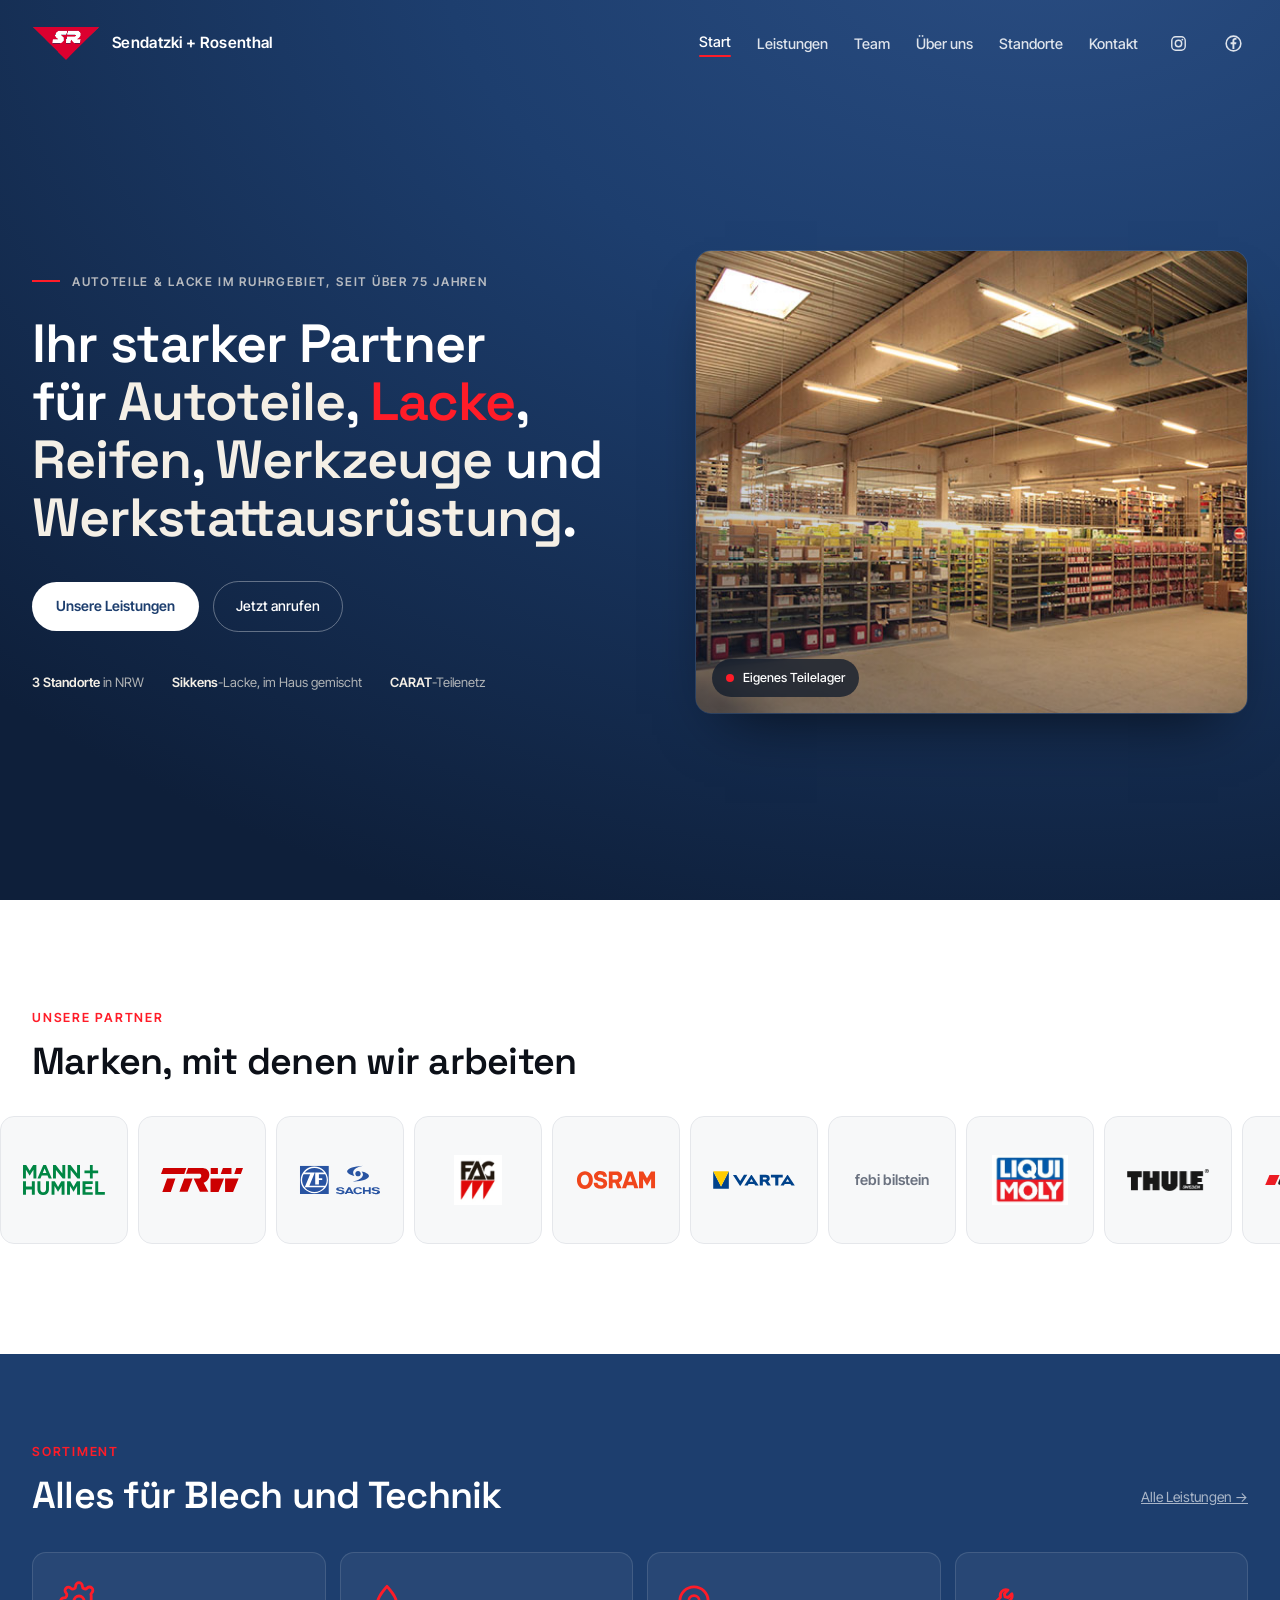
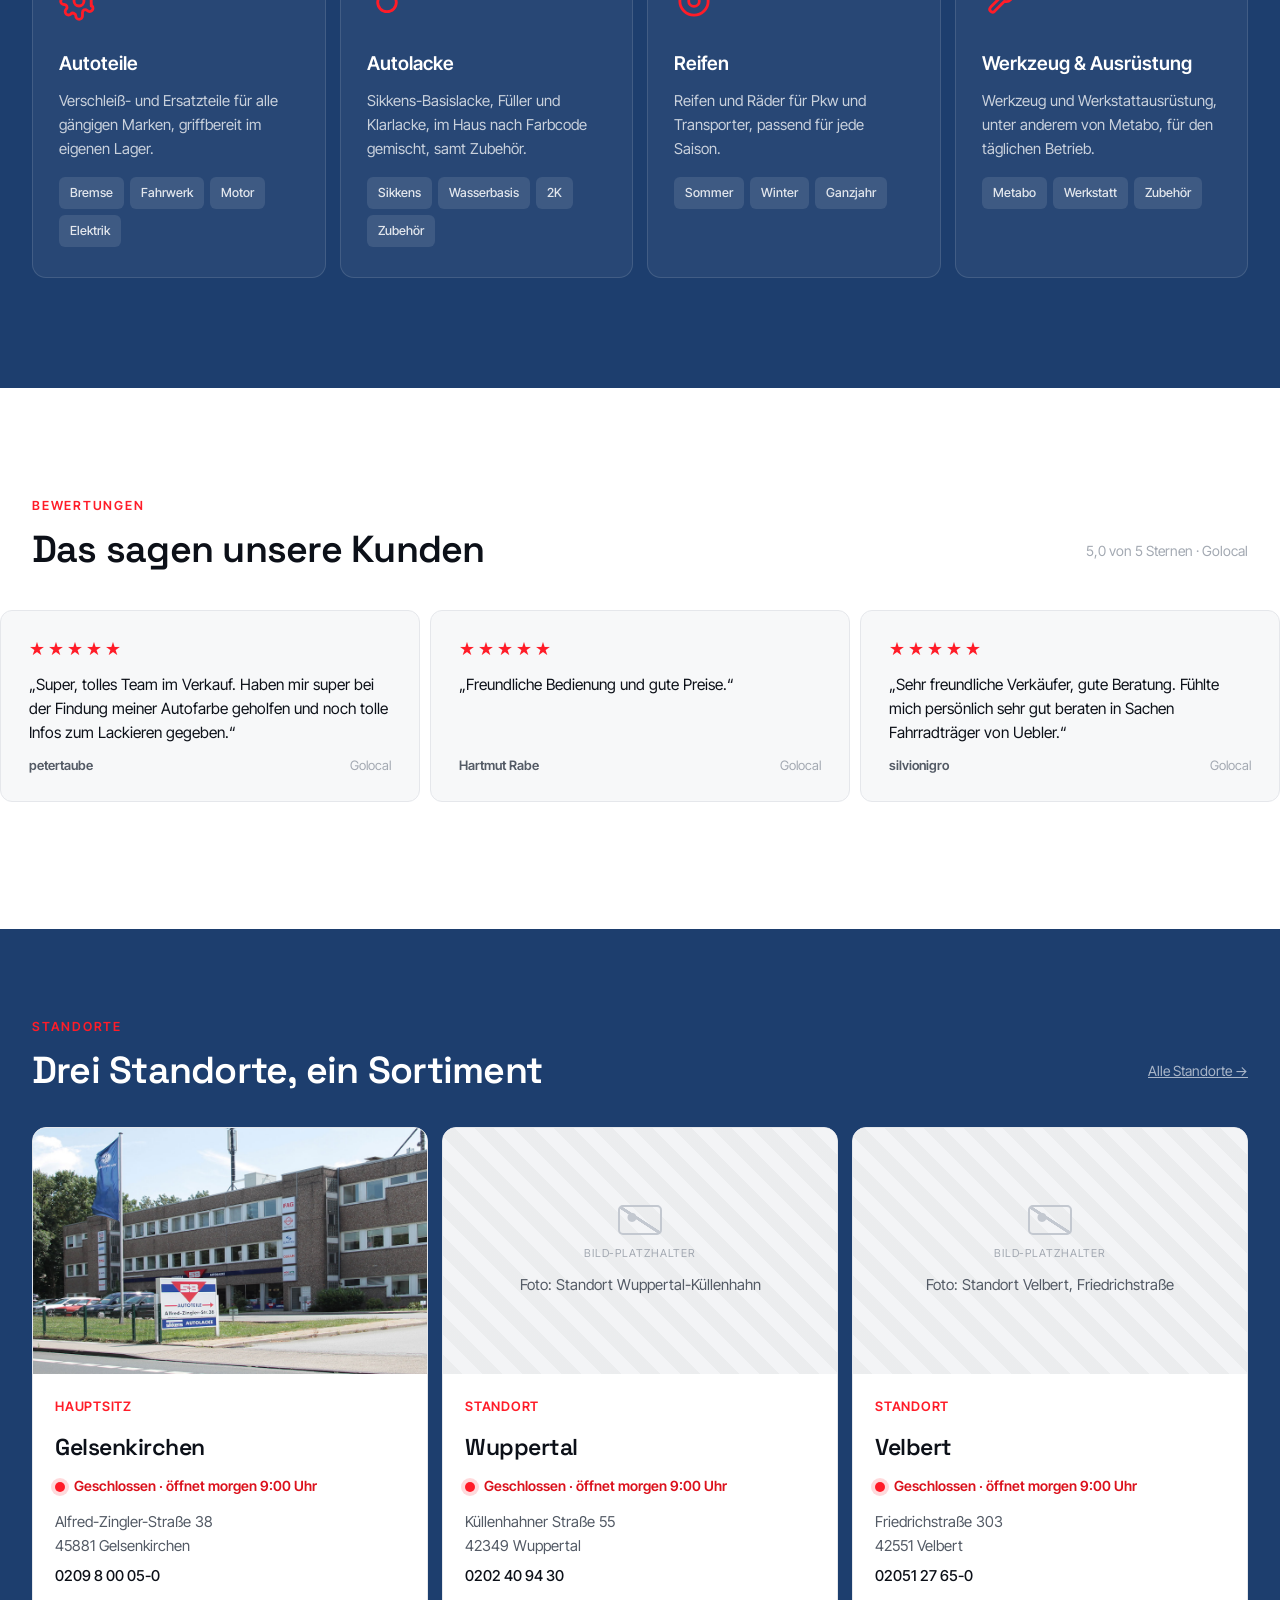
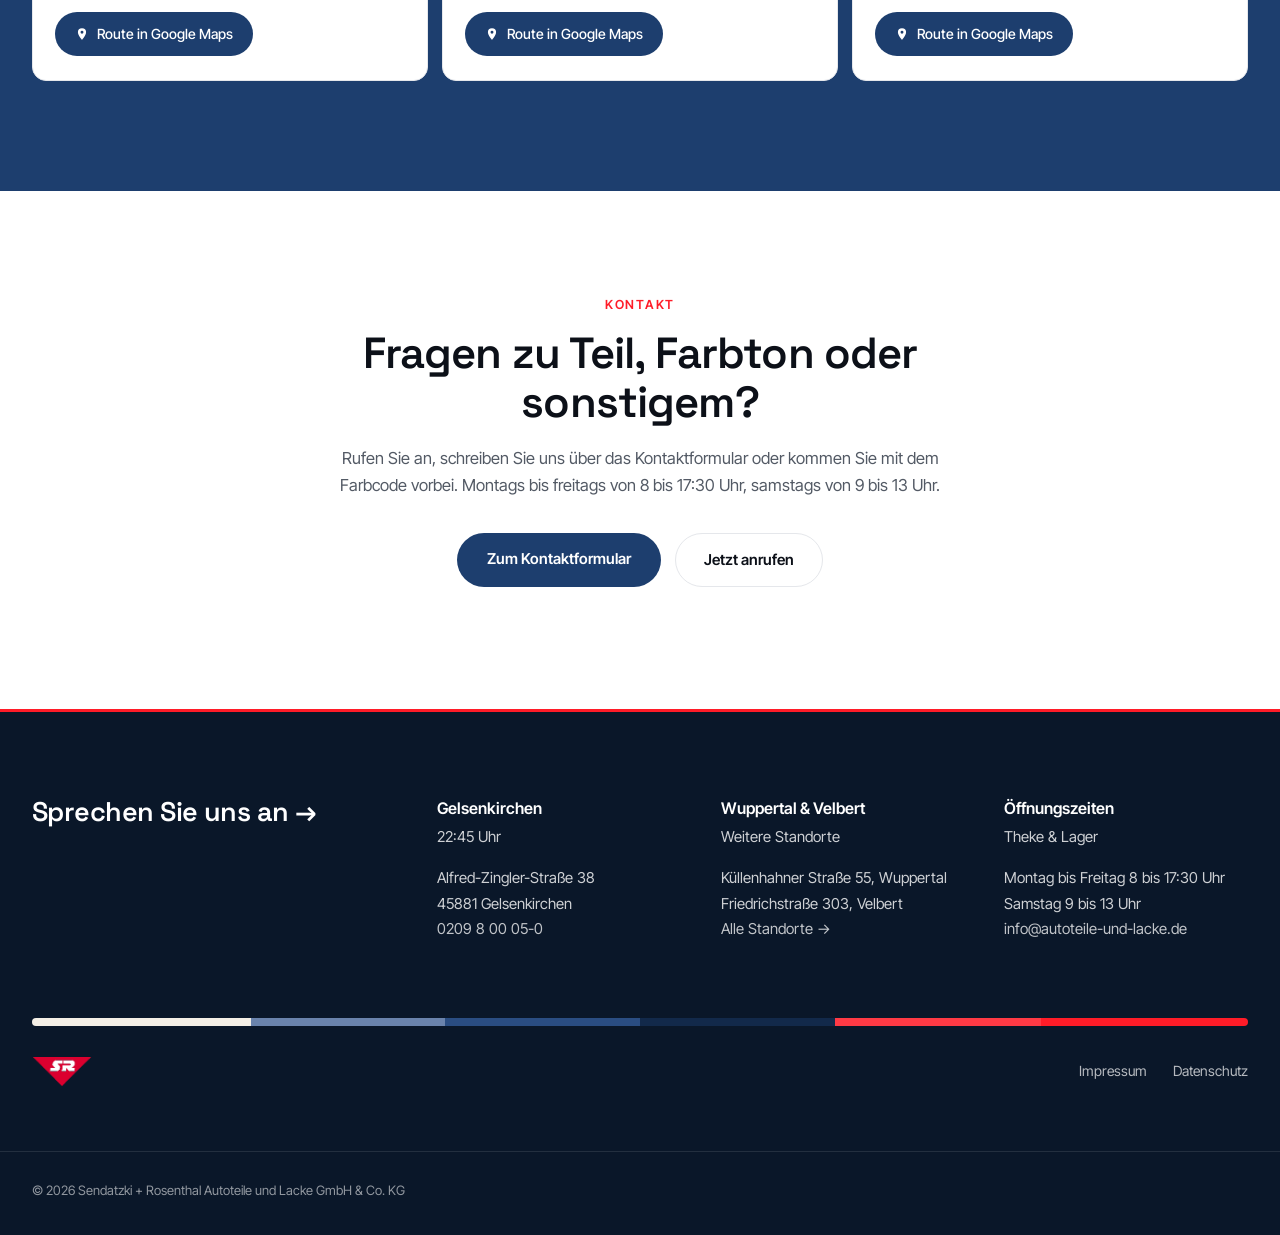
<file: index.html>
<!doctype html>
<html lang="de">
<head>
  <meta charset="utf-8">
  <meta name="viewport" content="width=device-width, initial-scale=1">
  <title>Sendatzki + Rosenthal | Autoteile und Lacke, Gelsenkirchen · Wuppertal · Velbert</title>
  <meta name="description" content="Sendatzki + Rosenthal Autoteile und Lacke GmbH & Co. KG: Ersatzteile, Sikkens-Autolacke und Werkstattbedarf. Seit über 75 Jahren im Ruhrgebiet, mit Standorten in Gelsenkirchen, Wuppertal und Velbert.">
  <link rel="preconnect" href="https://fonts.googleapis.com">
  <link rel="preconnect" href="https://fonts.gstatic.com" crossorigin>
  <link href="https://fonts.googleapis.com/css2?family=Space+Grotesk:wght@400;500;600;700&family=Inter+Tight:wght@400;500;600&display=swap" rel="stylesheet">
  <link rel="stylesheet" href="style.css">
  <link rel="icon" type="image/png" href="assets/logo_sr.png">
</head>
<body>

<header class="site-head">
  <div class="wrap head-row">
    <a class="brand" href="index.html" aria-label="Sendatzki + Rosenthal, zur Startseite">
      <img src="assets/logo_sr.png" alt="S+R Logo" width="46" height="25">
      <span class="brand-name">Sendatzki&nbsp;+&nbsp;Rosenthal</span>
    </a>
    <nav class="main-nav" id="main-nav" aria-label="Hauptnavigation">
      <a href="index.html" aria-current="page">Start</a>
      <a href="leistungen.html">Leistungen</a>
      <a href="team.html">Team</a>
      <a href="ueber-uns.html">Über uns</a>
      <a href="standorte.html">Standorte</a>
      <a href="kontakt.html">Kontakt</a>
      <span class="nav-rule" aria-hidden="true"></span>
      <a class="nav-icon" href="https://www.instagram.com/autula/" rel="noopener" target="_blank" aria-label="Instagram">
        <svg viewBox="0 0 24 24" fill="none" stroke="currentColor" stroke-width="2" aria-hidden="true"><rect x="2.5" y="2.5" width="19" height="19" rx="5.5"/><circle cx="12" cy="12" r="4.5"/><circle cx="17.5" cy="6.5" r="1.3" fill="currentColor" stroke="none"/></svg>
      </a>
      <a class="nav-icon" href="https://www.facebook.com/Autoteile.und.Lacke/" rel="noopener" target="_blank" aria-label="Facebook">
        <svg viewBox="0 0 24 24" fill="none" aria-hidden="true"><circle cx="12" cy="12" r="9.25" stroke="currentColor" stroke-width="2"/><path transform="translate(12 12) scale(0.86) translate(-12.25 -13)" d="M13.5 21v-7h2.6l.4-3h-3V9.1c0-.9.3-1.5 1.6-1.5h1.5V4.9c-.3 0-1.2-.1-2.2-.1-2.2 0-3.7 1.3-3.7 3.8V11H8v3h2.7v7h2.8Z" fill="currentColor"/></svg>
      </a>
    </nav>
    <button class="nav-toggle" id="nav-toggle" aria-expanded="false" aria-controls="main-nav">
      <span class="nav-toggle-bar" aria-hidden="true"></span>
      Menü
    </button>
  </div>
</header>

<main id="top">

  <!-- ============ HERO ============ -->
  <section class="hero">
    <div class="hero-grid">
      <div class="hero-copy">
        <p class="hero-eyebrow">Autoteile &amp; Lacke im Ruhrgebiet, seit über 75 Jahren</p>
        <h1 class="hero-title" id="hero-title">Ihr starker Partner für <span class="rot-word">Autoteile</span>, <span class="rot-word">Lacke</span>, <span class="rot-word">Reifen</span>, <span class="rot-word">Werkzeuge</span> und <span class="rot-word">Werkstattausrüstung</span>.</h1>
        <div class="hero-actions">
          <a class="btn-red" href="leistungen.html">Unsere Leistungen</a>
          <a class="btn-ghost" href="tel:+49209800050">Jetzt anrufen</a>
        </div>
        <ul class="hero-trust" role="list">
          <li><strong>3 Standorte</strong> in NRW</li>
          <li><strong>Sikkens</strong>-Lacke, im Haus gemischt</li>
          <li><strong>CARAT</strong>-Teilenetz</li>
        </ul>
      </div>
      <figure class="hero-media">
        <span class="hero-badge">Eigenes Teilelager</span>
        <img src="assets/lager.png" alt="Langes Regallager mit Autoteilen bei Sendatzki + Rosenthal" width="670" height="446">
      </figure>
    </div>
  </section>

  <!-- ============ PARTNER-MARQUEE ============ -->
  <section class="partner-marquee">
    <div class="wrap">
      <p class="eyebrow">Unsere Partner</p>
      <h2 class="section-lead">Marken, mit denen wir arbeiten</h2>
    </div>
    <div class="marquee" aria-label="Markenpartner">
      <div class="marquee-track">
        <ul class="marquee-group" role="list">
          <li class="p-tile"><img src="assets/partners/mann.svg" alt="MANN+HUMMEL" loading="lazy"></li>
          <li class="p-tile"><img src="assets/partners/trw.svg" alt="TRW" loading="lazy"></li>
          <li class="p-tile"><img src="assets/partners/sachs.svg" alt="SACHS" loading="lazy"></li>
          <li class="p-tile"><img src="assets/partners/fag.png" alt="FAG" loading="lazy"></li>
          <li class="p-tile"><img src="assets/partners/osram.svg" alt="OSRAM" loading="lazy"></li>
          <li class="p-tile"><img src="assets/partners/varta.svg" alt="VARTA" loading="lazy"></li>
          <li class="p-tile p-tile-text">febi&nbsp;bilstein</li>
          <li class="p-tile"><img src="assets/partners/liquimoly.jpg" alt="LIQUI MOLY" loading="lazy"></li>
          <li class="p-tile"><img src="assets/partners/thule.png" alt="Thule" loading="lazy"></li>
          <li class="p-tile"><img src="assets/partners/uniroyal.svg" alt="Uniroyal" loading="lazy"></li>
          <li class="p-tile"><img src="assets/partners/metabo.svg" alt="Metabo" loading="lazy"></li>
          <li class="p-tile p-tile-text">Elring</li>
          <li class="p-tile p-tile-text">Sikkens</li>
          <li class="p-tile p-tile-text">CARAT</li>
        </ul>
        <ul class="marquee-group" role="list" aria-hidden="true">
          <li class="p-tile"><img src="assets/partners/mann.svg" alt="" loading="lazy"></li>
          <li class="p-tile"><img src="assets/partners/trw.svg" alt="" loading="lazy"></li>
          <li class="p-tile"><img src="assets/partners/sachs.svg" alt="" loading="lazy"></li>
          <li class="p-tile"><img src="assets/partners/fag.png" alt="" loading="lazy"></li>
          <li class="p-tile"><img src="assets/partners/osram.svg" alt="" loading="lazy"></li>
          <li class="p-tile"><img src="assets/partners/varta.svg" alt="" loading="lazy"></li>
          <li class="p-tile p-tile-text">febi&nbsp;bilstein</li>
          <li class="p-tile"><img src="assets/partners/liquimoly.jpg" alt="" loading="lazy"></li>
          <li class="p-tile"><img src="assets/partners/thule.png" alt="" loading="lazy"></li>
          <li class="p-tile"><img src="assets/partners/uniroyal.svg" alt="" loading="lazy"></li>
          <li class="p-tile"><img src="assets/partners/metabo.svg" alt="" loading="lazy"></li>
          <li class="p-tile p-tile-text">Elring</li>
          <li class="p-tile p-tile-text">Sikkens</li>
          <li class="p-tile p-tile-text">CARAT</li>
        </ul>
      </div>
    </div>
  </section>

  <!-- ============ SORTIMENT-TEASER ============ -->
  <section class="services band-navy" id="sortiment">
    <div class="wrap">
      <div class="section-head">
        <div class="section-head-text">
          <p class="eyebrow">Sortiment</p>
          <h2>Alles für Blech und Technik</h2>
        </div>
        <a class="section-side" href="leistungen.html">Alle Leistungen&nbsp;→</a>
      </div>
      <div class="service-grid reveal">
        <article class="service-card">
          <svg class="service-ic" viewBox="0 0 24 24" fill="none" stroke="currentColor" stroke-width="1.7" stroke-linecap="round" stroke-linejoin="round" aria-hidden="true"><circle cx="12" cy="12" r="3"/><path d="M19.4 13a1.65 1.65 0 0 0 .33 1.82l.06.06a2 2 0 1 1-2.83 2.83l-.06-.06a1.65 1.65 0 0 0-1.82-.33 1.65 1.65 0 0 0-1 1.51V21a2 2 0 0 1-4 0v-.09A1.65 1.65 0 0 0 9 19.4a1.65 1.65 0 0 0-1.82.33l-.06.06a2 2 0 1 1-2.83-2.83l.06-.06a1.65 1.65 0 0 0 .33-1.82 1.65 1.65 0 0 0-1.51-1H3a2 2 0 0 1 0-4h.09A1.65 1.65 0 0 0 4.6 9a1.65 1.65 0 0 0-.33-1.82l-.06-.06a2 2 0 1 1 2.83-2.83l.06.06a1.65 1.65 0 0 0 1.82.33H9a1.65 1.65 0 0 0 1-1.51V3a2 2 0 0 1 4 0v.09a1.65 1.65 0 0 0 1 1.51 1.65 1.65 0 0 0 1.82-.33l.06-.06a2 2 0 1 1 2.83 2.83l-.06.06a1.65 1.65 0 0 0-.33 1.82V15z"/></svg>
          <h3>Autoteile</h3>
          <p>Verschleiß- und Ersatzteile für alle gängigen Marken, griffbereit im eigenen Lager.</p>
          <ul class="tags" role="list">
            <li>Bremse</li><li>Fahrwerk</li><li>Motor</li><li>Elektrik</li>
          </ul>
        </article>
        <article class="service-card">
          <svg class="service-ic" viewBox="0 0 24 24" fill="none" stroke="currentColor" stroke-width="1.7" stroke-linecap="round" stroke-linejoin="round" aria-hidden="true"><path d="M12 3.2c3 3.6 5.6 6.5 5.6 9.6a5.6 5.6 0 0 1-11.2 0c0-3.1 2.6-6 5.6-9.6z"/></svg>
          <h3>Autolacke</h3>
          <p>Sikkens-Basislacke, Füller und Klarlacke, im Haus nach Farbcode gemischt, samt Zubehör.</p>
          <ul class="tags" role="list">
            <li>Sikkens</li><li>Wasserbasis</li><li>2K</li><li>Zubehör</li>
          </ul>
        </article>
        <article class="service-card">
          <svg class="service-ic" viewBox="0 0 24 24" fill="none" stroke="currentColor" stroke-width="1.7" aria-hidden="true"><circle cx="12" cy="12" r="8.5"/><circle cx="12" cy="12" r="3.2"/></svg>
          <h3>Reifen</h3>
          <p>Reifen und Räder für Pkw und Transporter, passend für jede Saison.</p>
          <ul class="tags" role="list">
            <li>Sommer</li><li>Winter</li><li>Ganzjahr</li>
          </ul>
        </article>
        <article class="service-card">
          <svg class="service-ic" viewBox="0 0 24 24" fill="none" stroke="currentColor" stroke-width="1.7" stroke-linecap="round" stroke-linejoin="round" aria-hidden="true"><path d="M15.6 5.4a3.5 3.5 0 0 0-4.5 4.4l-6 6a1.7 1.7 0 0 0 2.4 2.4l6-6a3.5 3.5 0 0 0 4.4-4.5l-2.2 2.2-1.9-.4-.4-1.9 2.2-2.2z"/></svg>
          <h3>Werkzeug &amp; Ausrüstung</h3>
          <p>Werkzeug und Werkstattausrüstung, unter anderem von Metabo, für den täglichen Betrieb.</p>
          <ul class="tags" role="list">
            <li>Metabo</li><li>Werkstatt</li><li>Zubehör</li>
          </ul>
        </article>
      </div>
    </div>
  </section>

  <!-- ============ BEWERTUNGEN ============ -->
  <section class="reviews">
    <div class="wrap">
      <div class="section-head">
        <div class="section-head-text">
          <p class="eyebrow">Bewertungen</p>
          <h2>Das sagen unsere Kunden</h2>
        </div>
        <p class="section-side">5,0 von 5 Sternen · Golocal</p>
      </div>
    </div>
    <div class="marquee marquee--reverse" aria-label="Kundenbewertungen">
      <div class="marquee-track">
        <div class="marquee-group">
          <article class="review-card">
            <div class="review-stars" aria-label="5 von 5 Sternen">★★★★★</div>
            <p>„Super, tolles Team im Verkauf. Haben mir super bei der Findung meiner Autofarbe geholfen und noch tolle Infos zum Lackieren gegeben.“</p>
            <footer class="review-meta"><strong>petertaube</strong><span>Golocal</span></footer>
          </article>
          <article class="review-card">
            <div class="review-stars" aria-label="5 von 5 Sternen">★★★★★</div>
            <p>„Freundliche Bedienung und gute Preise.“</p>
            <footer class="review-meta"><strong>Hartmut Rabe</strong><span>Golocal</span></footer>
          </article>
          <article class="review-card">
            <div class="review-stars" aria-label="5 von 5 Sternen">★★★★★</div>
            <p>„Sehr freundliche Verkäufer, gute Beratung. Fühlte mich persönlich sehr gut beraten in Sachen Fahrradträger von Uebler.“</p>
            <footer class="review-meta"><strong>silvionigro</strong><span>Golocal</span></footer>
          </article>
          <article class="review-card" aria-hidden="true">
            <div class="review-stars">★★★★★</div>
            <p>„Super, tolles Team im Verkauf. Haben mir super bei der Findung meiner Autofarbe geholfen und noch tolle Infos zum Lackieren gegeben.“</p>
            <footer class="review-meta"><strong>petertaube</strong><span>Golocal</span></footer>
          </article>
          <article class="review-card" aria-hidden="true">
            <div class="review-stars">★★★★★</div>
            <p>„Freundliche Bedienung und gute Preise.“</p>
            <footer class="review-meta"><strong>Hartmut Rabe</strong><span>Golocal</span></footer>
          </article>
          <article class="review-card" aria-hidden="true">
            <div class="review-stars">★★★★★</div>
            <p>„Sehr freundliche Verkäufer, gute Beratung. Fühlte mich persönlich sehr gut beraten in Sachen Fahrradträger von Uebler.“</p>
            <footer class="review-meta"><strong>silvionigro</strong><span>Golocal</span></footer>
          </article>
        </div>
        <div class="marquee-group" aria-hidden="true">
          <article class="review-card">
            <div class="review-stars">★★★★★</div>
            <p>„Super, tolles Team im Verkauf. Haben mir super bei der Findung meiner Autofarbe geholfen und noch tolle Infos zum Lackieren gegeben.“</p>
            <footer class="review-meta"><strong>petertaube</strong><span>Golocal</span></footer>
          </article>
          <article class="review-card">
            <div class="review-stars">★★★★★</div>
            <p>„Freundliche Bedienung und gute Preise.“</p>
            <footer class="review-meta"><strong>Hartmut Rabe</strong><span>Golocal</span></footer>
          </article>
          <article class="review-card">
            <div class="review-stars">★★★★★</div>
            <p>„Sehr freundliche Verkäufer, gute Beratung. Fühlte mich persönlich sehr gut beraten in Sachen Fahrradträger von Uebler.“</p>
            <footer class="review-meta"><strong>silvionigro</strong><span>Golocal</span></footer>
          </article>
          <article class="review-card">
            <div class="review-stars">★★★★★</div>
            <p>„Super, tolles Team im Verkauf. Haben mir super bei der Findung meiner Autofarbe geholfen und noch tolle Infos zum Lackieren gegeben.“</p>
            <footer class="review-meta"><strong>petertaube</strong><span>Golocal</span></footer>
          </article>
          <article class="review-card">
            <div class="review-stars">★★★★★</div>
            <p>„Freundliche Bedienung und gute Preise.“</p>
            <footer class="review-meta"><strong>Hartmut Rabe</strong><span>Golocal</span></footer>
          </article>
          <article class="review-card">
            <div class="review-stars">★★★★★</div>
            <p>„Sehr freundliche Verkäufer, gute Beratung. Fühlte mich persönlich sehr gut beraten in Sachen Fahrradträger von Uebler.“</p>
            <footer class="review-meta"><strong>silvionigro</strong><span>Golocal</span></footer>
          </article>
        </div>
      </div>
    </div>
  </section>

  <!-- ============ STANDORTE-TEASER ============ -->
  <section class="work band-navy" id="standorte">
    <div class="wrap">
      <div class="section-head">
        <div class="section-head-text">
          <p class="eyebrow">Standorte</p>
          <h2>Drei Standorte, ein Sortiment</h2>
        </div>
        <a class="section-side" href="standorte.html">Alle Standorte&nbsp;→</a>
      </div>
      <div class="loc-grid reveal">
        <article class="loc-card">
          <figure class="loc-figure">
            <img src="assets/gebaeude_aussen.png" alt="Firmengebäude Gelsenkirchen, Alfred-Zingler-Straße 38" loading="lazy">
          </figure>
          <div class="loc-body">
            <p class="loc-tag">Hauptsitz</p>
            <h3>Gelsenkirchen</h3>
            <div class="loc-status" role="status" aria-live="polite">
              <span class="loc-dot" aria-hidden="true"></span>
              <span class="loc-status-text">Öffnungszeiten …</span>
            </div>
            <address>Alfred-Zingler-Straße 38<br>45881 Gelsenkirchen</address>
            <p><a class="tel" href="tel:+49209800050">0209 8 00 05-0</a></p>
            <a class="btn-maps" href="https://www.google.com/maps/search/?api=1&query=Sendatzki%20%2B%20Rosenthal%2C%20Alfred-Zingler-Stra%C3%9Fe%2038%2C%2045881%20Gelsenkirchen" rel="noopener" target="_blank">
              <svg viewBox="0 0 24 24" fill="currentColor" aria-hidden="true"><path d="M12 2a7 7 0 0 0-7 7c0 5.2 7 13 7 13s7-7.8 7-13a7 7 0 0 0-7-7Zm0 9.5A2.5 2.5 0 1 1 12 6.5a2.5 2.5 0 0 1 0 5Z"/></svg>
              Route in Google Maps
            </a>
          </div>
        </article>
        <article class="loc-card">
          <figure class="loc-figure">
            <div class="ph"><small>Bild-Platzhalter</small><p>Foto: Standort Wuppertal-Küllenhahn</p></div>
          </figure>
          <div class="loc-body">
            <p class="loc-tag">Standort</p>
            <h3>Wuppertal</h3>
            <div class="loc-status" role="status" aria-live="polite">
              <span class="loc-dot" aria-hidden="true"></span>
              <span class="loc-status-text">Öffnungszeiten …</span>
            </div>
            <address>Küllenhahner Straße 55<br>42349 Wuppertal</address>
            <p><a class="tel" href="tel:+49202409430">0202 40 94 30</a></p>
            <a class="btn-maps" href="https://www.google.com/maps/search/?api=1&query=K%C3%BCllenhahner%20Stra%C3%9Fe%2055%2C%2042349%20Wuppertal" rel="noopener" target="_blank">
              <svg viewBox="0 0 24 24" fill="currentColor" aria-hidden="true"><path d="M12 2a7 7 0 0 0-7 7c0 5.2 7 13 7 13s7-7.8 7-13a7 7 0 0 0-7-7Zm0 9.5A2.5 2.5 0 1 1 12 6.5a2.5 2.5 0 0 1 0 5Z"/></svg>
              Route in Google Maps
            </a>
          </div>
        </article>
        <article class="loc-card">
          <figure class="loc-figure">
            <div class="ph"><small>Bild-Platzhalter</small><p>Foto: Standort Velbert, Friedrichstraße</p></div>
          </figure>
          <div class="loc-body">
            <p class="loc-tag">Standort</p>
            <h3>Velbert</h3>
            <div class="loc-status" role="status" aria-live="polite">
              <span class="loc-dot" aria-hidden="true"></span>
              <span class="loc-status-text">Öffnungszeiten …</span>
            </div>
            <address>Friedrichstraße 303<br>42551 Velbert</address>
            <p><a class="tel" href="tel:+49205127650">02051 27 65-0</a></p>
            <a class="btn-maps" href="https://www.google.com/maps/search/?api=1&query=Friedrichstra%C3%9Fe%20303%2C%2042551%20Velbert" rel="noopener" target="_blank">
              <svg viewBox="0 0 24 24" fill="currentColor" aria-hidden="true"><path d="M12 2a7 7 0 0 0-7 7c0 5.2 7 13 7 13s7-7.8 7-13a7 7 0 0 0-7-7Zm0 9.5A2.5 2.5 0 1 1 12 6.5a2.5 2.5 0 0 1 0 5Z"/></svg>
              Route in Google Maps
            </a>
          </div>
        </article>
      </div>
    </div>
  </section>

  <!-- ============ KONTAKT-CTA ============ -->
  <section class="contact-cta" id="kontakt">
    <div class="wrap">
      <div class="contact-cta-inner reveal">
        <p class="eyebrow">Kontakt</p>
        <h2>Fragen zu Teil, Farbton oder sonstigem?</h2>
        <p class="contact-cta-text">Rufen Sie an, schreiben Sie uns über das Kontaktformular oder kommen Sie mit dem Farbcode vorbei. Montags bis freitags von 8 bis 17:30&nbsp;Uhr, samstags von 9 bis 13&nbsp;Uhr.</p>
        <div class="contact-cta-actions">
          <a class="btn-cta-primary" href="kontakt.html">Zum Kontaktformular</a>
          <a class="btn-cta-secondary" href="tel:+49209800050">Jetzt anrufen</a>
        </div>
      </div>
    </div>
  </section>

  <!-- ============ FOOTER ============ -->
  <section class="outro">
    <footer class="site-foot">
      <div class="wrap">
        <a class="foot-cta" href="kontakt.html">Sprechen Sie uns an&nbsp;<span aria-hidden="true">→</span></a>

        <div class="foot-cols">
          <div class="foot-col">
            <h3>Gelsenkirchen</h3>
            <p class="foot-time" id="clock" aria-hidden="true"></p>
            <address>
              Alfred-Zingler-Straße 38<br>
              45881 Gelsenkirchen<br>
              <a href="tel:+49209800050">0209 8 00 05-0</a>
            </address>
          </div>
          <div class="foot-col">
            <h3>Wuppertal &amp; Velbert</h3>
            <p class="foot-time">Weitere Standorte</p>
            <address>
              Küllenhahner Straße 55, Wuppertal<br>
              Friedrichstraße 303, Velbert<br>
              <a href="standorte.html">Alle Standorte →</a>
            </address>
          </div>
          <div class="foot-col">
            <h3>Öffnungszeiten</h3>
            <p class="foot-time">Theke &amp; Lager</p>
            <p>
              Montag bis Freitag 8 bis 17:30 Uhr<br>
              Samstag 9 bis 13 Uhr<br>
              <a href="mailto:info@autoteile-und-lacke.de">info@autoteile-und-lacke.de</a>
            </p>
          </div>
        </div>

        <div class="foot-meta">
          <img class="foot-logo" src="assets/logo_sr.png" alt="" width="46" height="25">
          <nav class="foot-links" aria-label="Rechtliches">
            <a href="impressum.html">Impressum</a>
            <a href="datenschutz.html">Datenschutz</a>
          </nav>
        </div>
      </div>
    </footer>

    <div class="outro-close">
      <p class="wrap copyright">© 2026 Sendatzki + Rosenthal Autoteile und Lacke GmbH &amp; Co. KG</p>
    </div>
  </section>

</main>

<script src="script.js"></script>
</body>
</html>
</file>
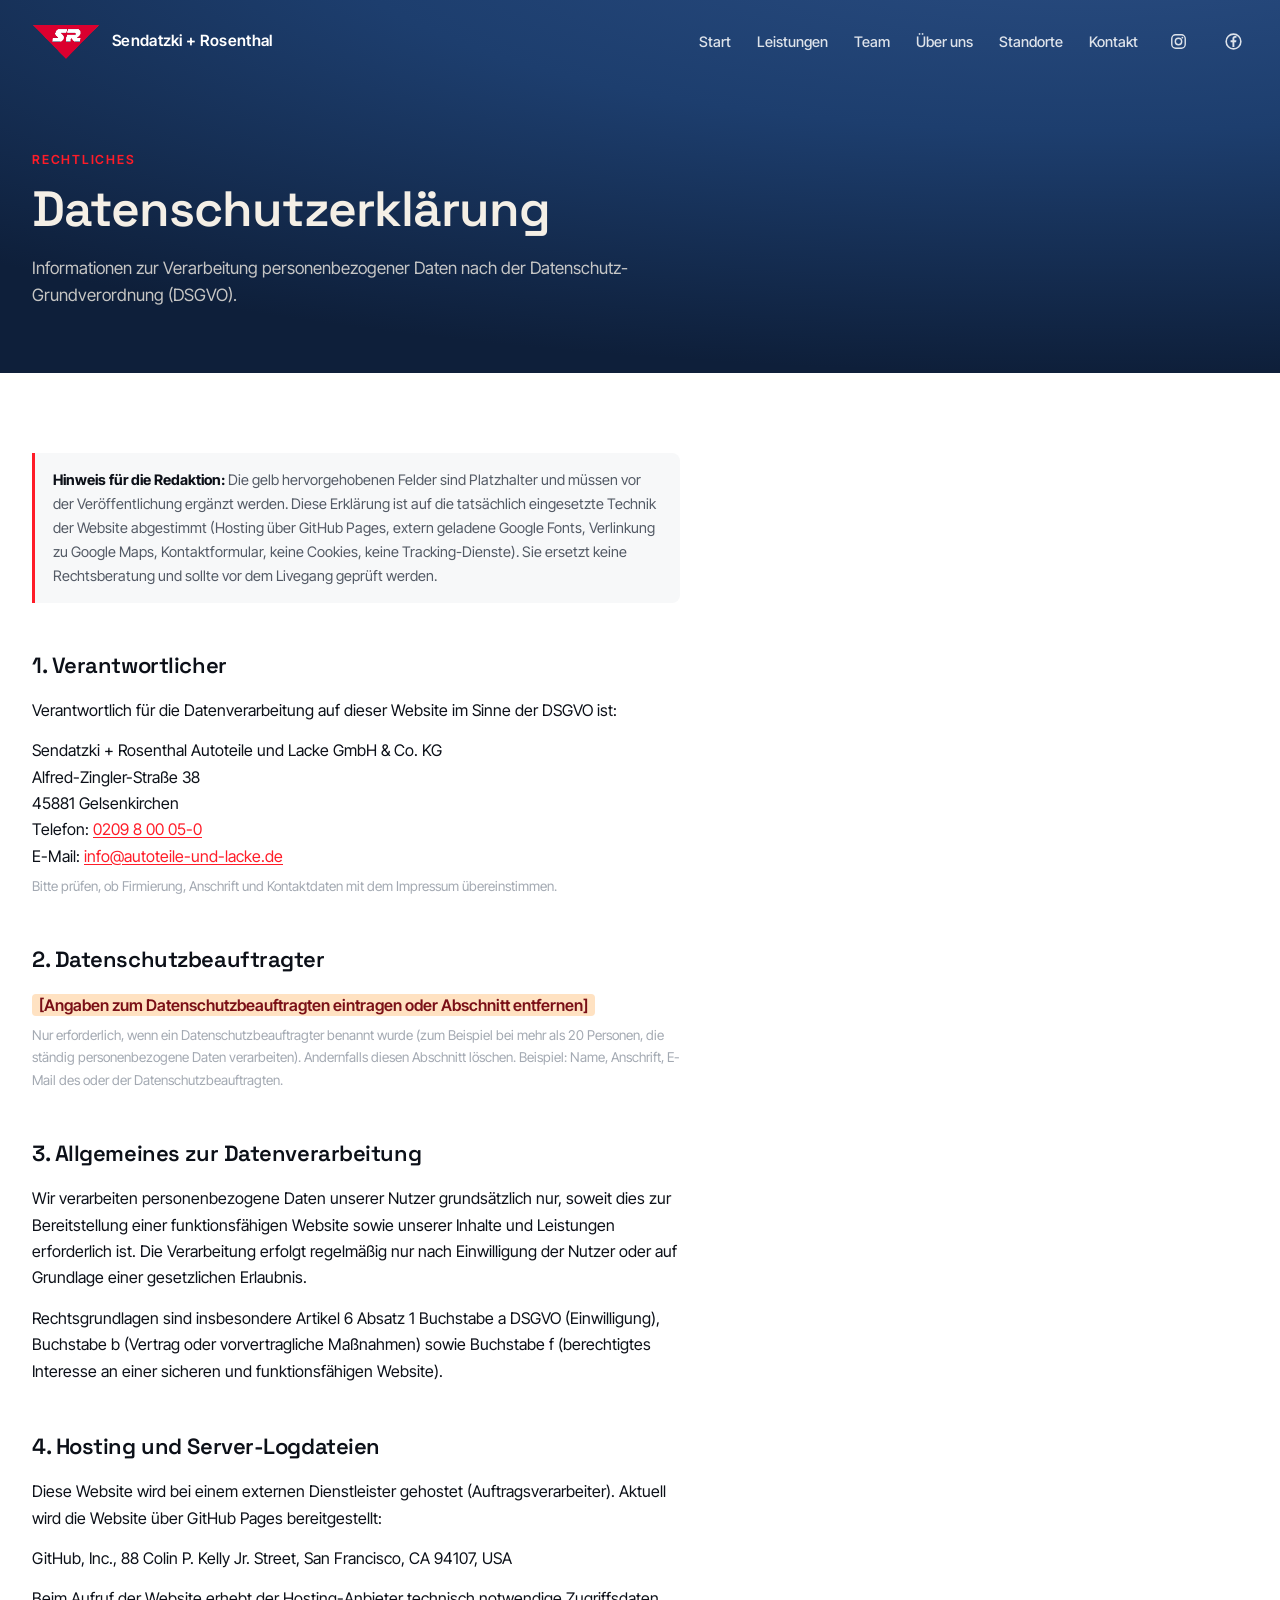
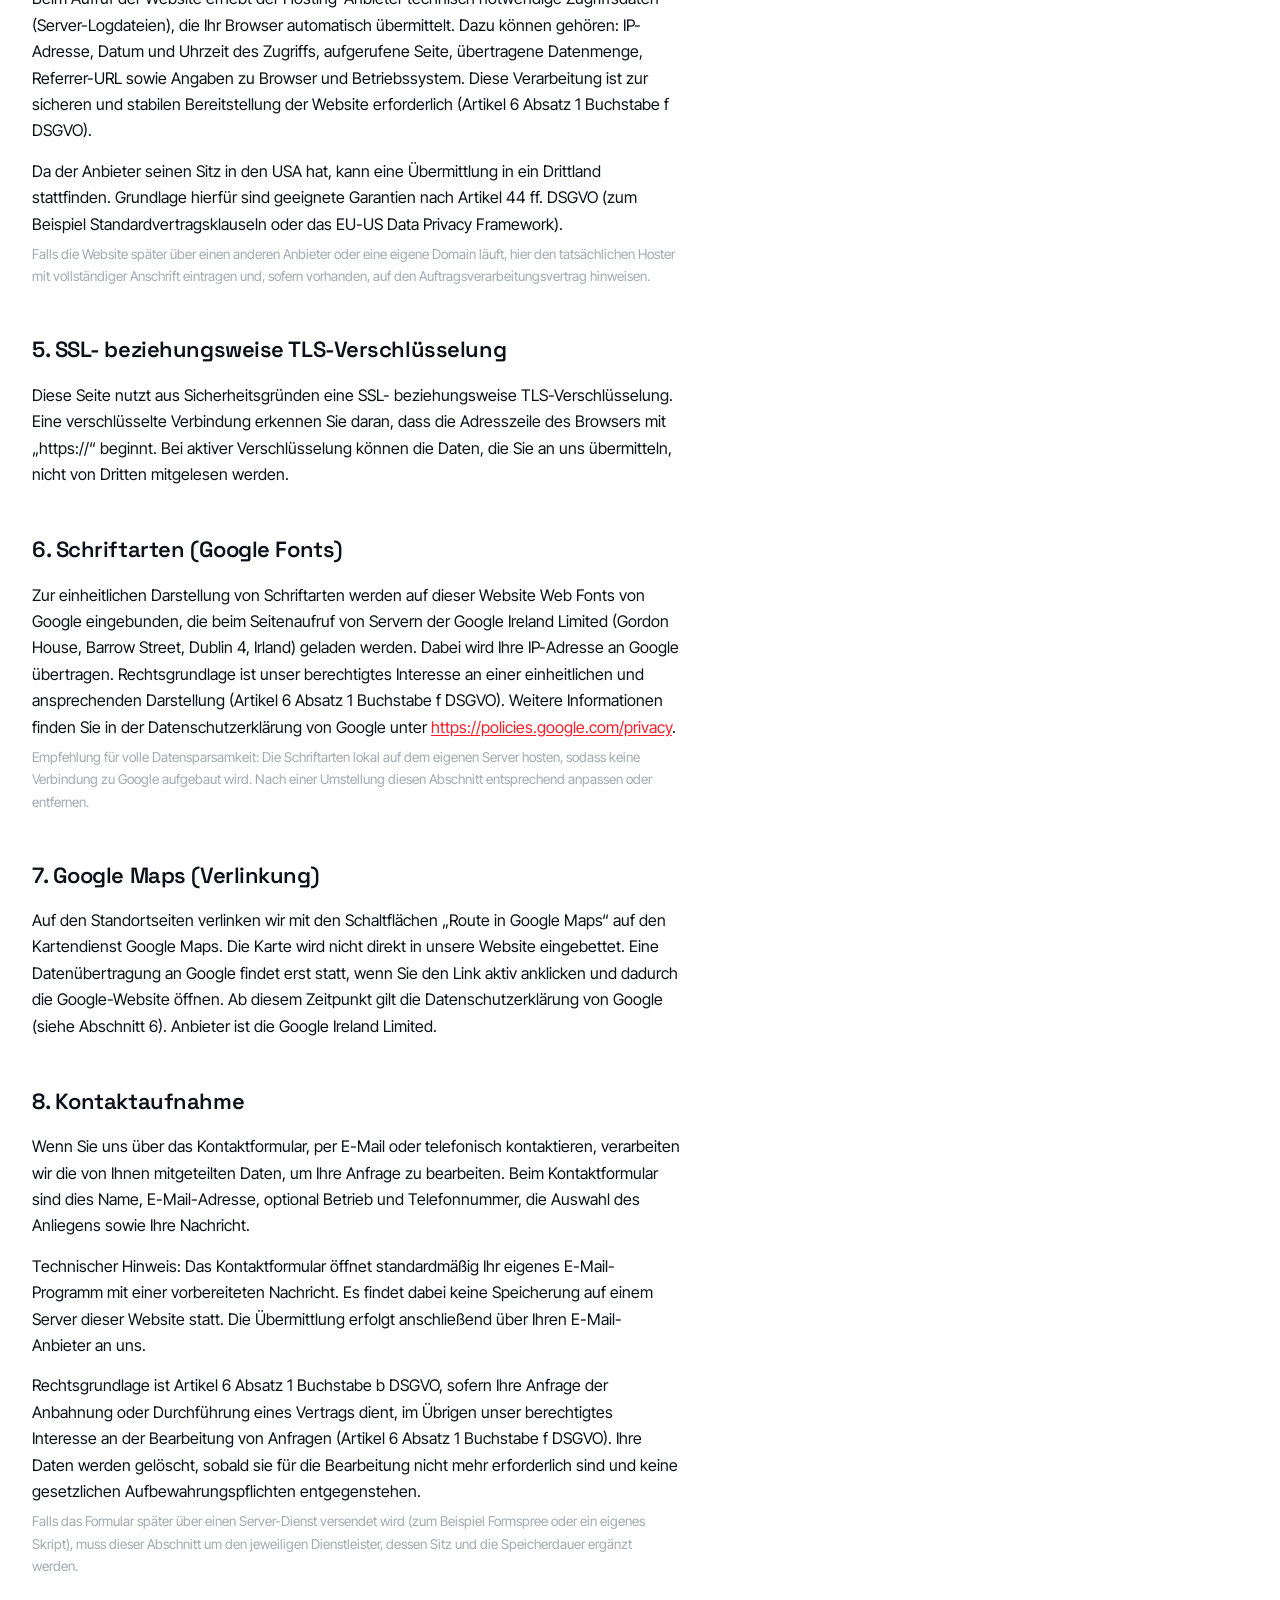
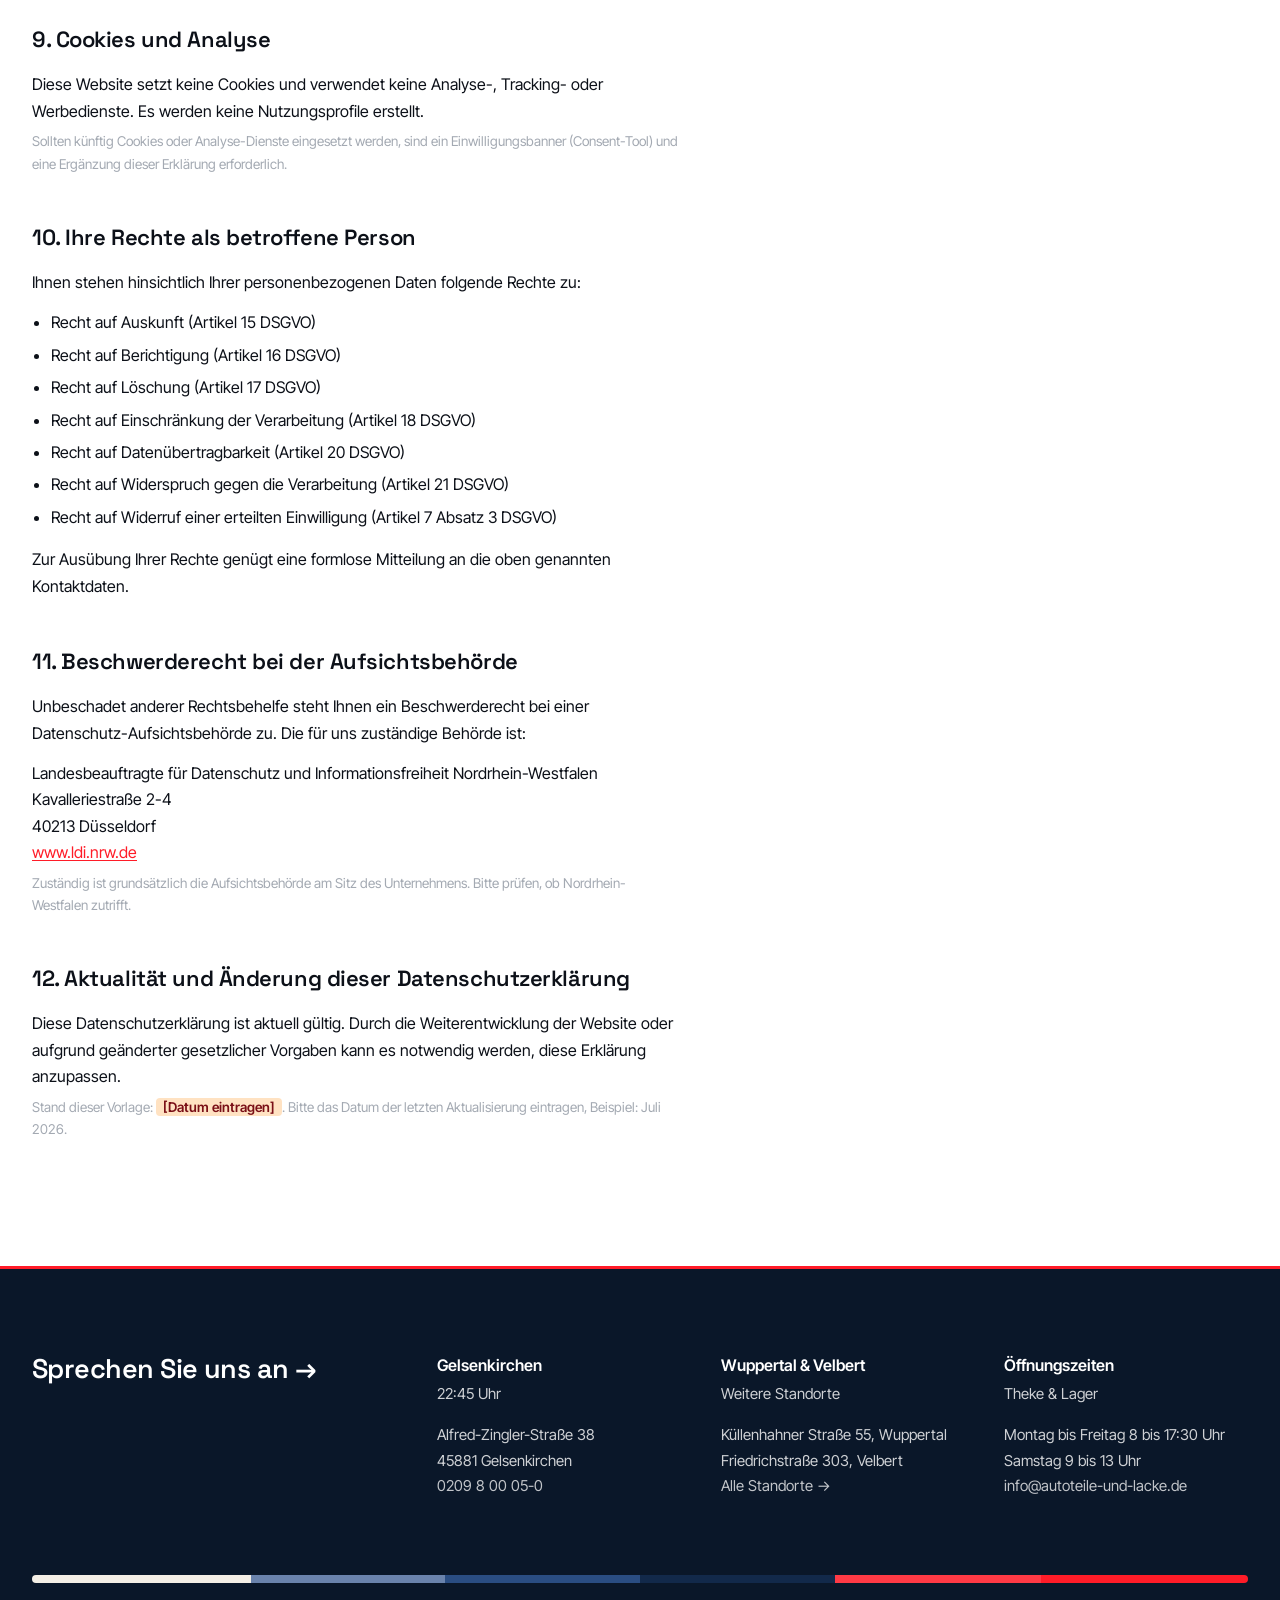
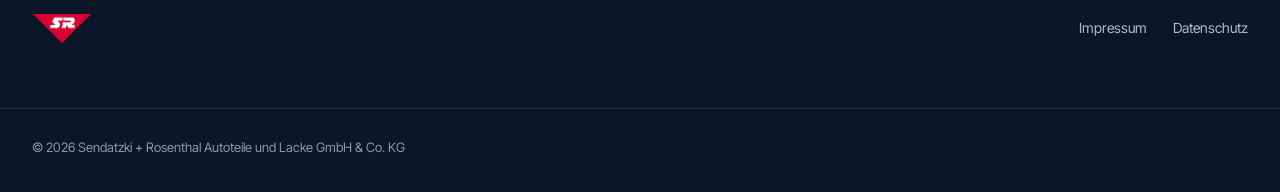
<file: datenschutz.html>
<!doctype html>
<html lang="de">
<head>
  <meta charset="utf-8">
  <meta name="viewport" content="width=device-width, initial-scale=1">
  <title>Datenschutzerklärung | Sendatzki + Rosenthal Autoteile und Lacke</title>
  <meta name="description" content="Datenschutzerklärung der Sendatzki + Rosenthal Autoteile und Lacke GmbH & Co. KG nach der Datenschutz-Grundverordnung (DSGVO).">
  <meta name="robots" content="index, follow">
  <link rel="preconnect" href="https://fonts.googleapis.com">
  <link rel="preconnect" href="https://fonts.gstatic.com" crossorigin>
  <link href="https://fonts.googleapis.com/css2?family=Space+Grotesk:wght@400;500;600;700&family=Inter+Tight:wght@400;500;600&display=swap" rel="stylesheet">
  <link rel="stylesheet" href="style.css">
  <link rel="icon" type="image/png" href="assets/logo_sr.png">
</head>
<body>

<header class="site-head">
  <div class="wrap head-row">
    <a class="brand" href="index.html" aria-label="Sendatzki + Rosenthal, zur Startseite">
      <img src="assets/logo_sr.png" alt="S+R Logo" width="46" height="25">
      <span class="brand-name">Sendatzki&nbsp;+&nbsp;Rosenthal</span>
    </a>
    <nav class="main-nav" id="main-nav" aria-label="Hauptnavigation">
      <a href="index.html">Start</a>
      <a href="leistungen.html">Leistungen</a>
      <a href="team.html">Team</a>
      <a href="ueber-uns.html">Über uns</a>
      <a href="standorte.html">Standorte</a>
      <a href="kontakt.html">Kontakt</a>
      <span class="nav-rule" aria-hidden="true"></span>
      <a class="nav-icon" href="https://www.instagram.com/autula/" rel="noopener" target="_blank" aria-label="Instagram">
        <svg viewBox="0 0 24 24" fill="none" stroke="currentColor" stroke-width="2" aria-hidden="true"><rect x="2.5" y="2.5" width="19" height="19" rx="5.5"/><circle cx="12" cy="12" r="4.5"/><circle cx="17.5" cy="6.5" r="1.3" fill="currentColor" stroke="none"/></svg>
      </a>
      <a class="nav-icon" href="https://www.facebook.com/Autoteile.und.Lacke/" rel="noopener" target="_blank" aria-label="Facebook">
        <svg viewBox="0 0 24 24" fill="none" aria-hidden="true"><circle cx="12" cy="12" r="9.25" stroke="currentColor" stroke-width="2"/><path transform="translate(12 12) scale(0.86) translate(-12.25 -13)" d="M13.5 21v-7h2.6l.4-3h-3V9.1c0-.9.3-1.5 1.6-1.5h1.5V4.9c-.3 0-1.2-.1-2.2-.1-2.2 0-3.7 1.3-3.7 3.8V11H8v3h2.7v7h2.8Z" fill="currentColor"/></svg>
      </a>
    </nav>
    <button class="nav-toggle" id="nav-toggle" aria-expanded="false" aria-controls="main-nav">
      <span class="nav-toggle-bar" aria-hidden="true"></span>
      Menü
    </button>
  </div>
</header>

<main>

  <section class="page-head">
    <div class="wrap">
      <p class="eyebrow">Rechtliches</p>
      <h1 class="page-title">Datenschutzerklärung</h1>
      <p class="page-sub">Informationen zur Verarbeitung personenbezogener Daten nach der Datenschutz-Grundverordnung (DSGVO).</p>
    </div>
  </section>

  <section class="page-body">
    <div class="wrap">
      <div class="legal">

        <p class="legal-note"><strong>Hinweis für die Redaktion:</strong> Die gelb hervorgehobenen Felder sind Platzhalter und müssen vor der Veröffentlichung ergänzt werden. Diese Erklärung ist auf die tatsächlich eingesetzte Technik der Website abgestimmt (Hosting über GitHub Pages, extern geladene Google Fonts, Verlinkung zu Google Maps, Kontaktformular, keine Cookies, keine Tracking-Dienste). Sie ersetzt keine Rechtsberatung und sollte vor dem Livegang geprüft werden.</p>

        <h2>1. Verantwortlicher</h2>
        <p>Verantwortlich für die Datenverarbeitung auf dieser Website im Sinne der DSGVO ist:</p>
        <address>
          Sendatzki + Rosenthal Autoteile und Lacke GmbH &amp; Co. KG<br>
          Alfred-Zingler-Straße 38<br>
          45881 Gelsenkirchen<br>
          Telefon: <a href="tel:+49209800050">0209 8 00 05-0</a><br>
          E-Mail: <a href="mailto:info@autoteile-und-lacke.de">info@autoteile-und-lacke.de</a>
        </address>
        <span class="hint">Bitte prüfen, ob Firmierung, Anschrift und Kontaktdaten mit dem Impressum übereinstimmen.</span>

        <h2>2. Datenschutzbeauftragter</h2>
        <p><mark class="ph-mark">[Angaben zum Datenschutzbeauftragten eintragen oder Abschnitt entfernen]</mark></p>
        <span class="hint">Nur erforderlich, wenn ein Datenschutzbeauftragter benannt wurde (zum Beispiel bei mehr als 20 Personen, die ständig personenbezogene Daten verarbeiten). Andernfalls diesen Abschnitt löschen. Beispiel: Name, Anschrift, E-Mail des oder der Datenschutzbeauftragten.</span>

        <h2>3. Allgemeines zur Datenverarbeitung</h2>
        <p>Wir verarbeiten personenbezogene Daten unserer Nutzer grundsätzlich nur, soweit dies zur Bereitstellung einer funktionsfähigen Website sowie unserer Inhalte und Leistungen erforderlich ist. Die Verarbeitung erfolgt regelmäßig nur nach Einwilligung der Nutzer oder auf Grundlage einer gesetzlichen Erlaubnis.</p>
        <p>Rechtsgrundlagen sind insbesondere Artikel 6 Absatz 1 Buchstabe a DSGVO (Einwilligung), Buchstabe b (Vertrag oder vorvertragliche Maßnahmen) sowie Buchstabe f (berechtigtes Interesse an einer sicheren und funktionsfähigen Website).</p>

        <h2>4. Hosting und Server-Logdateien</h2>
        <p>Diese Website wird bei einem externen Dienstleister gehostet (Auftragsverarbeiter). Aktuell wird die Website über GitHub Pages bereitgestellt:</p>
        <address>
          GitHub, Inc., 88 Colin P. Kelly Jr. Street, San Francisco, CA 94107, USA
        </address>
        <p>Beim Aufruf der Website erhebt der Hosting-Anbieter technisch notwendige Zugriffsdaten (Server-Logdateien), die Ihr Browser automatisch übermittelt. Dazu können gehören: IP-Adresse, Datum und Uhrzeit des Zugriffs, aufgerufene Seite, übertragene Datenmenge, Referrer-URL sowie Angaben zu Browser und Betriebssystem. Diese Verarbeitung ist zur sicheren und stabilen Bereitstellung der Website erforderlich (Artikel 6 Absatz 1 Buchstabe f DSGVO).</p>
        <p>Da der Anbieter seinen Sitz in den USA hat, kann eine Übermittlung in ein Drittland stattfinden. Grundlage hierfür sind geeignete Garantien nach Artikel 44 ff. DSGVO (zum Beispiel Standardvertragsklauseln oder das EU-US Data Privacy Framework).</p>
        <span class="hint">Falls die Website später über einen anderen Anbieter oder eine eigene Domain läuft, hier den tatsächlichen Hoster mit vollständiger Anschrift eintragen und, sofern vorhanden, auf den Auftragsverarbeitungsvertrag hinweisen.</span>

        <h2>5. SSL- beziehungsweise TLS-Verschlüsselung</h2>
        <p>Diese Seite nutzt aus Sicherheitsgründen eine SSL- beziehungsweise TLS-Verschlüsselung. Eine verschlüsselte Verbindung erkennen Sie daran, dass die Adresszeile des Browsers mit „https://“ beginnt. Bei aktiver Verschlüsselung können die Daten, die Sie an uns übermitteln, nicht von Dritten mitgelesen werden.</p>

        <h2>6. Schriftarten (Google Fonts)</h2>
        <p>Zur einheitlichen Darstellung von Schriftarten werden auf dieser Website Web Fonts von Google eingebunden, die beim Seitenaufruf von Servern der Google Ireland Limited (Gordon House, Barrow Street, Dublin 4, Irland) geladen werden. Dabei wird Ihre IP-Adresse an Google übertragen. Rechtsgrundlage ist unser berechtigtes Interesse an einer einheitlichen und ansprechenden Darstellung (Artikel 6 Absatz 1 Buchstabe f DSGVO). Weitere Informationen finden Sie in der Datenschutzerklärung von Google unter <a href="https://policies.google.com/privacy" rel="noopener" target="_blank">https://policies.google.com/privacy</a>.</p>
        <span class="hint">Empfehlung für volle Datensparsamkeit: Die Schriftarten lokal auf dem eigenen Server hosten, sodass keine Verbindung zu Google aufgebaut wird. Nach einer Umstellung diesen Abschnitt entsprechend anpassen oder entfernen.</span>

        <h2>7. Google Maps (Verlinkung)</h2>
        <p>Auf den Standortseiten verlinken wir mit den Schaltflächen „Route in Google Maps“ auf den Kartendienst Google Maps. Die Karte wird nicht direkt in unsere Website eingebettet. Eine Datenübertragung an Google findet erst statt, wenn Sie den Link aktiv anklicken und dadurch die Google-Website öffnen. Ab diesem Zeitpunkt gilt die Datenschutzerklärung von Google (siehe Abschnitt 6). Anbieter ist die Google Ireland Limited.</p>

        <h2>8. Kontaktaufnahme</h2>
        <p>Wenn Sie uns über das Kontaktformular, per E-Mail oder telefonisch kontaktieren, verarbeiten wir die von Ihnen mitgeteilten Daten, um Ihre Anfrage zu bearbeiten. Beim Kontaktformular sind dies Name, E-Mail-Adresse, optional Betrieb und Telefonnummer, die Auswahl des Anliegens sowie Ihre Nachricht.</p>
        <p>Technischer Hinweis: Das Kontaktformular öffnet standardmäßig Ihr eigenes E-Mail-Programm mit einer vorbereiteten Nachricht. Es findet dabei keine Speicherung auf einem Server dieser Website statt. Die Übermittlung erfolgt anschließend über Ihren E-Mail-Anbieter an uns.</p>
        <p>Rechtsgrundlage ist Artikel 6 Absatz 1 Buchstabe b DSGVO, sofern Ihre Anfrage der Anbahnung oder Durchführung eines Vertrags dient, im Übrigen unser berechtigtes Interesse an der Bearbeitung von Anfragen (Artikel 6 Absatz 1 Buchstabe f DSGVO). Ihre Daten werden gelöscht, sobald sie für die Bearbeitung nicht mehr erforderlich sind und keine gesetzlichen Aufbewahrungspflichten entgegenstehen.</p>
        <span class="hint">Falls das Formular später über einen Server-Dienst versendet wird (zum Beispiel Formspree oder ein eigenes Skript), muss dieser Abschnitt um den jeweiligen Dienstleister, dessen Sitz und die Speicherdauer ergänzt werden.</span>

        <h2>9. Cookies und Analyse</h2>
        <p>Diese Website setzt keine Cookies und verwendet keine Analyse-, Tracking- oder Werbedienste. Es werden keine Nutzungsprofile erstellt.</p>
        <span class="hint">Sollten künftig Cookies oder Analyse-Dienste eingesetzt werden, sind ein Einwilligungsbanner (Consent-Tool) und eine Ergänzung dieser Erklärung erforderlich.</span>

        <h2>10. Ihre Rechte als betroffene Person</h2>
        <p>Ihnen stehen hinsichtlich Ihrer personenbezogenen Daten folgende Rechte zu:</p>
        <ul>
          <li>Recht auf Auskunft (Artikel 15 DSGVO)</li>
          <li>Recht auf Berichtigung (Artikel 16 DSGVO)</li>
          <li>Recht auf Löschung (Artikel 17 DSGVO)</li>
          <li>Recht auf Einschränkung der Verarbeitung (Artikel 18 DSGVO)</li>
          <li>Recht auf Datenübertragbarkeit (Artikel 20 DSGVO)</li>
          <li>Recht auf Widerspruch gegen die Verarbeitung (Artikel 21 DSGVO)</li>
          <li>Recht auf Widerruf einer erteilten Einwilligung (Artikel 7 Absatz 3 DSGVO)</li>
        </ul>
        <p>Zur Ausübung Ihrer Rechte genügt eine formlose Mitteilung an die oben genannten Kontaktdaten.</p>

        <h2>11. Beschwerderecht bei der Aufsichtsbehörde</h2>
        <p>Unbeschadet anderer Rechtsbehelfe steht Ihnen ein Beschwerderecht bei einer Datenschutz-Aufsichtsbehörde zu. Die für uns zuständige Behörde ist:</p>
        <address>
          Landesbeauftragte für Datenschutz und Informationsfreiheit Nordrhein-Westfalen<br>
          Kavalleriestraße 2-4<br>
          40213 Düsseldorf<br>
          <a href="https://www.ldi.nrw.de" rel="noopener" target="_blank">www.ldi.nrw.de</a>
        </address>
        <span class="hint">Zuständig ist grundsätzlich die Aufsichtsbehörde am Sitz des Unternehmens. Bitte prüfen, ob Nordrhein-Westfalen zutrifft.</span>

        <h2>12. Aktualität und Änderung dieser Datenschutzerklärung</h2>
        <p>Diese Datenschutzerklärung ist aktuell gültig. Durch die Weiterentwicklung der Website oder aufgrund geänderter gesetzlicher Vorgaben kann es notwendig werden, diese Erklärung anzupassen.</p>
        <p class="hint">Stand dieser Vorlage: <mark class="ph-mark">[Datum eintragen]</mark>. Bitte das Datum der letzten Aktualisierung eintragen, Beispiel: Juli 2026.</p>

      </div>
    </div>
  </section>

  <section class="outro outro--compact">
    <footer class="site-foot">
      <div class="wrap">
        <a class="foot-cta" href="kontakt.html">Sprechen Sie uns an&nbsp;<span aria-hidden="true">→</span></a>
        <div class="foot-cols">
          <div class="foot-col">
            <h3>Gelsenkirchen</h3>
            <p class="foot-time" id="clock" aria-hidden="true"></p>
            <address>
              Alfred-Zingler-Straße 38<br>
              45881 Gelsenkirchen<br>
              <a href="tel:+49209800050">0209 8 00 05-0</a>
            </address>
          </div>
          <div class="foot-col">
            <h3>Wuppertal &amp; Velbert</h3>
            <p class="foot-time">Weitere Standorte</p>
            <address>
              Küllenhahner Straße 55, Wuppertal<br>
              Friedrichstraße 303, Velbert<br>
              <a href="standorte.html">Alle Standorte →</a>
            </address>
          </div>
          <div class="foot-col">
            <h3>Öffnungszeiten</h3>
            <p class="foot-time">Theke &amp; Lager</p>
            <p>
              Montag bis Freitag 8 bis 17:30 Uhr<br>
              Samstag 9 bis 13 Uhr<br>
              <a href="mailto:info@autoteile-und-lacke.de">info@autoteile-und-lacke.de</a>
            </p>
          </div>
        </div>
        <div class="foot-meta">
          <img class="foot-logo" src="assets/logo_sr.png" alt="" width="46" height="25">
          <nav class="foot-links" aria-label="Rechtliches">
            <a href="impressum.html">Impressum</a>
            <a href="datenschutz.html">Datenschutz</a>
          </nav>
        </div>
      </div>
    </footer>
    <div class="outro-close">
      <p class="wrap copyright">© 2026 Sendatzki + Rosenthal Autoteile und Lacke GmbH &amp; Co. KG</p>
    </div>
  </section>

</main>

<script src="script.js"></script>
</body>
</html>
</file>
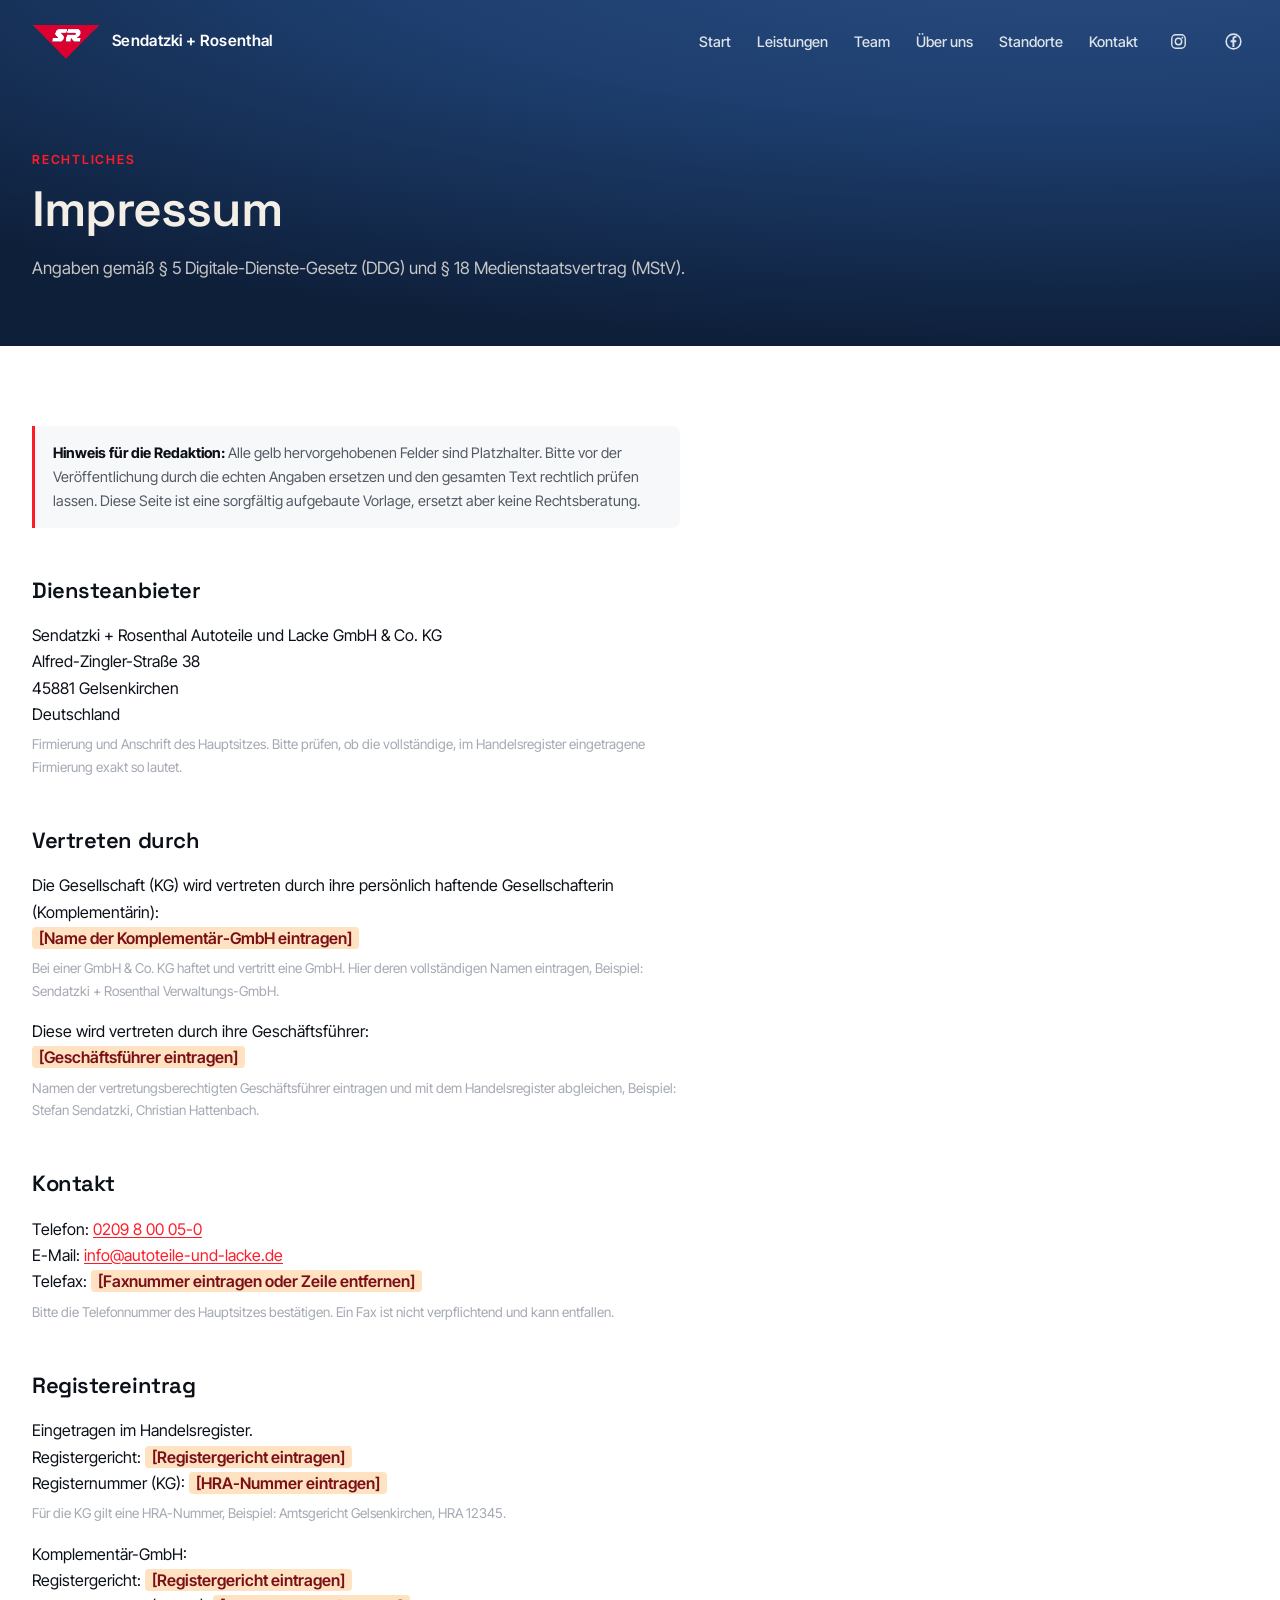
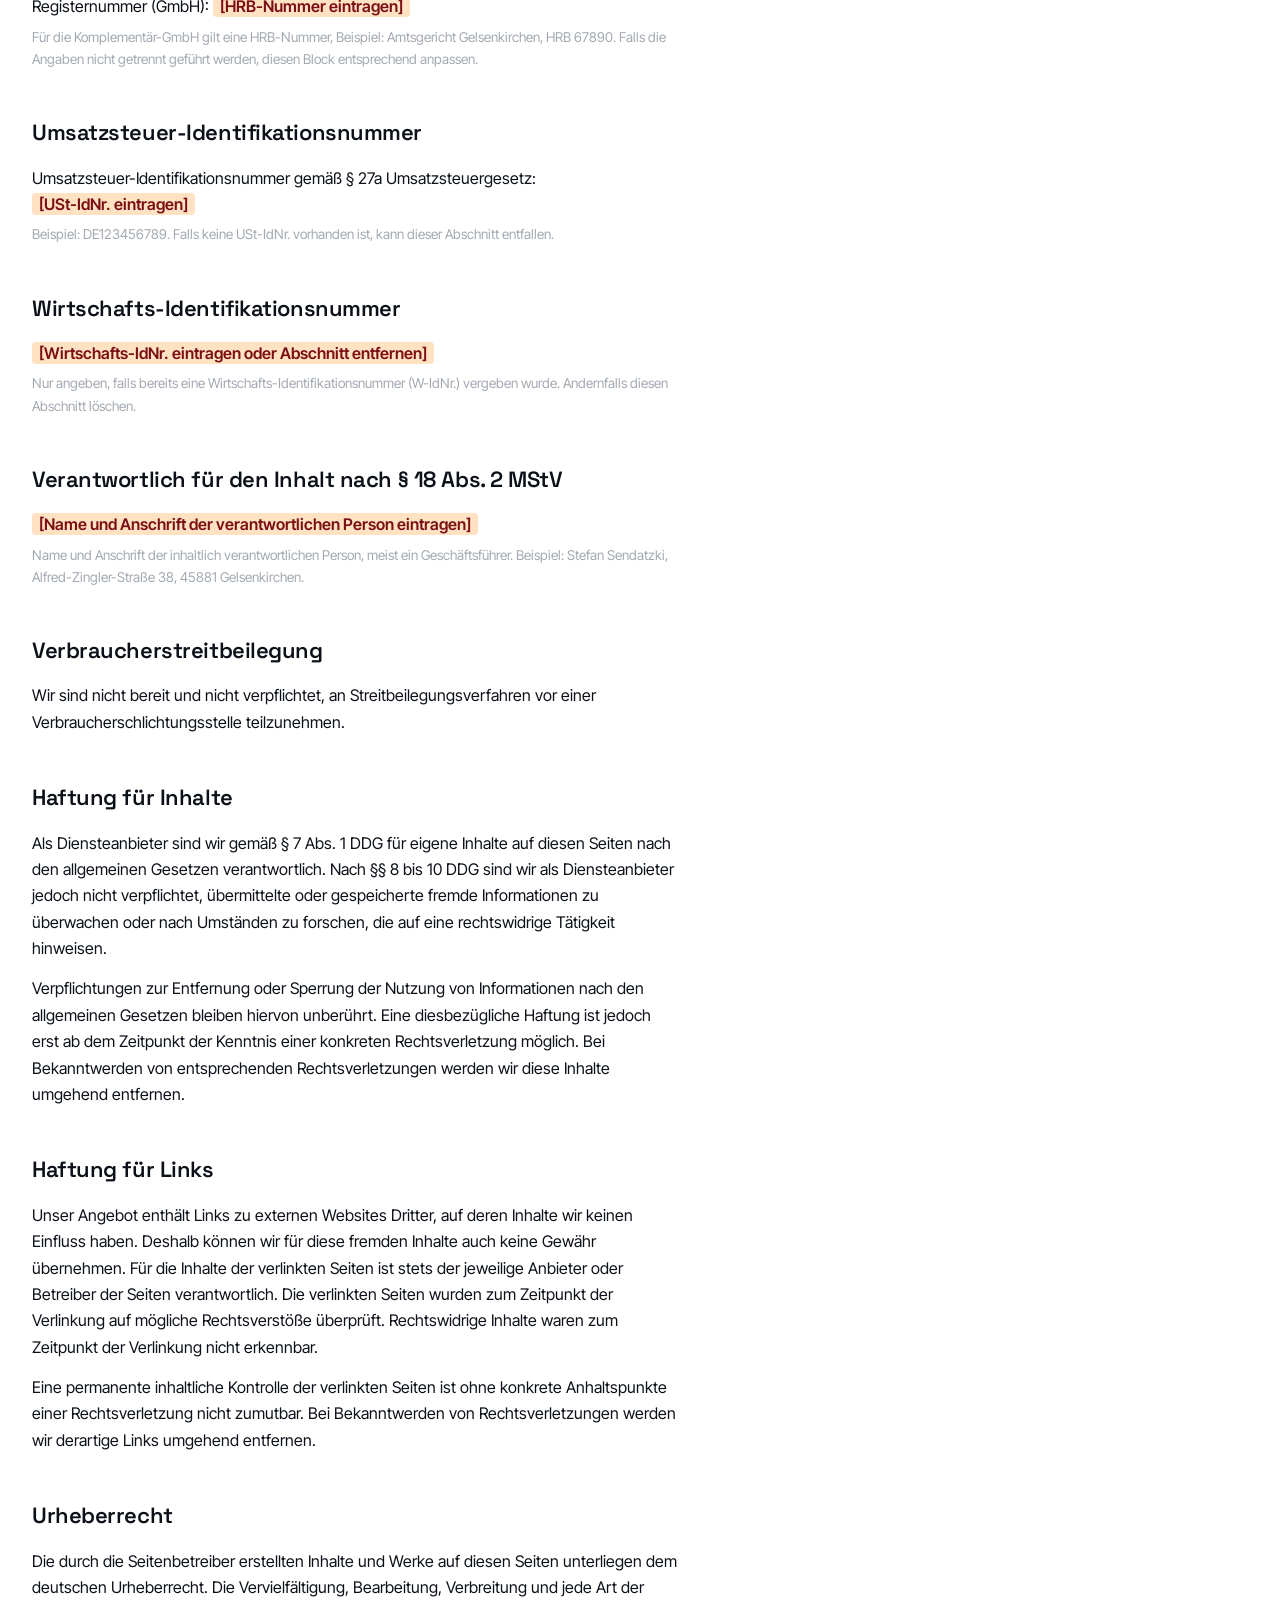
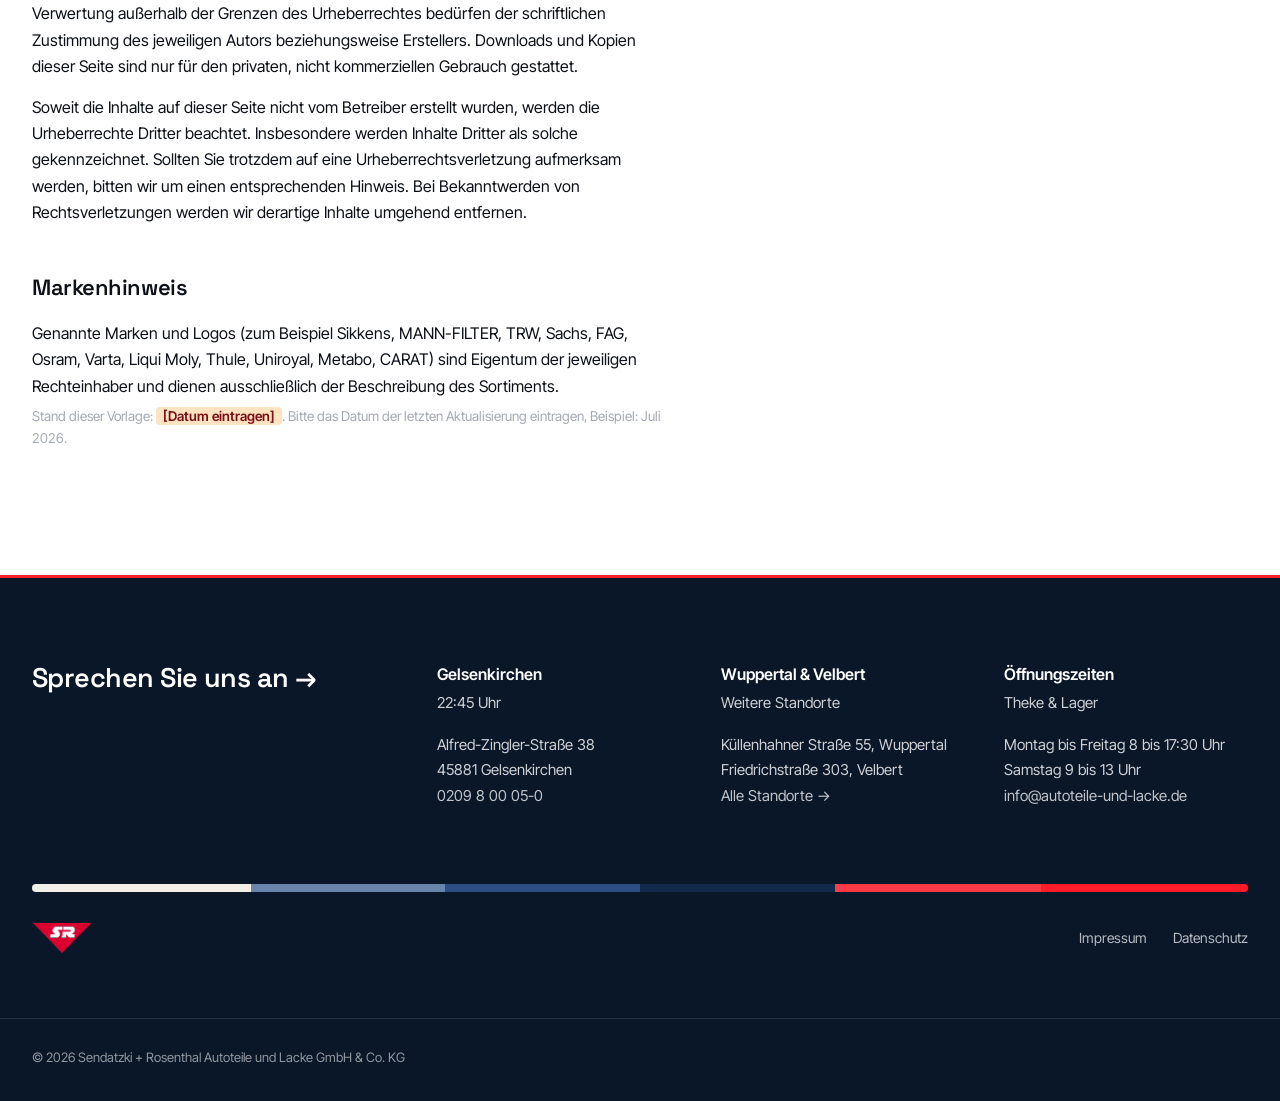
<file: impressum.html>
<!doctype html>
<html lang="de">
<head>
  <meta charset="utf-8">
  <meta name="viewport" content="width=device-width, initial-scale=1">
  <title>Impressum | Sendatzki + Rosenthal Autoteile und Lacke</title>
  <meta name="description" content="Impressum der Sendatzki + Rosenthal Autoteile und Lacke GmbH & Co. KG, Gelsenkirchen.">
  <meta name="robots" content="index, follow">
  <link rel="preconnect" href="https://fonts.googleapis.com">
  <link rel="preconnect" href="https://fonts.gstatic.com" crossorigin>
  <link href="https://fonts.googleapis.com/css2?family=Space+Grotesk:wght@400;500;600;700&family=Inter+Tight:wght@400;500;600&display=swap" rel="stylesheet">
  <link rel="stylesheet" href="style.css">
  <link rel="icon" type="image/png" href="assets/logo_sr.png">
</head>
<body>

<header class="site-head">
  <div class="wrap head-row">
    <a class="brand" href="index.html" aria-label="Sendatzki + Rosenthal, zur Startseite">
      <img src="assets/logo_sr.png" alt="S+R Logo" width="46" height="25">
      <span class="brand-name">Sendatzki&nbsp;+&nbsp;Rosenthal</span>
    </a>
    <nav class="main-nav" id="main-nav" aria-label="Hauptnavigation">
      <a href="index.html">Start</a>
      <a href="leistungen.html">Leistungen</a>
      <a href="team.html">Team</a>
      <a href="ueber-uns.html">Über uns</a>
      <a href="standorte.html">Standorte</a>
      <a href="kontakt.html">Kontakt</a>
      <span class="nav-rule" aria-hidden="true"></span>
      <a class="nav-icon" href="https://www.instagram.com/autula/" rel="noopener" target="_blank" aria-label="Instagram">
        <svg viewBox="0 0 24 24" fill="none" stroke="currentColor" stroke-width="2" aria-hidden="true"><rect x="2.5" y="2.5" width="19" height="19" rx="5.5"/><circle cx="12" cy="12" r="4.5"/><circle cx="17.5" cy="6.5" r="1.3" fill="currentColor" stroke="none"/></svg>
      </a>
      <a class="nav-icon" href="https://www.facebook.com/Autoteile.und.Lacke/" rel="noopener" target="_blank" aria-label="Facebook">
        <svg viewBox="0 0 24 24" fill="none" aria-hidden="true"><circle cx="12" cy="12" r="9.25" stroke="currentColor" stroke-width="2"/><path transform="translate(12 12) scale(0.86) translate(-12.25 -13)" d="M13.5 21v-7h2.6l.4-3h-3V9.1c0-.9.3-1.5 1.6-1.5h1.5V4.9c-.3 0-1.2-.1-2.2-.1-2.2 0-3.7 1.3-3.7 3.8V11H8v3h2.7v7h2.8Z" fill="currentColor"/></svg>
      </a>
    </nav>
    <button class="nav-toggle" id="nav-toggle" aria-expanded="false" aria-controls="main-nav">
      <span class="nav-toggle-bar" aria-hidden="true"></span>
      Menü
    </button>
  </div>
</header>

<main>

  <section class="page-head">
    <div class="wrap">
      <p class="eyebrow">Rechtliches</p>
      <h1 class="page-title">Impressum</h1>
      <p class="page-sub">Angaben gemäß § 5 Digitale-Dienste-Gesetz (DDG) und § 18 Medienstaatsvertrag (MStV).</p>
    </div>
  </section>

  <section class="page-body">
    <div class="wrap">
      <div class="legal">

        <p class="legal-note"><strong>Hinweis für die Redaktion:</strong> Alle gelb hervorgehobenen Felder sind Platzhalter. Bitte vor der Veröffentlichung durch die echten Angaben ersetzen und den gesamten Text rechtlich prüfen lassen. Diese Seite ist eine sorgfältig aufgebaute Vorlage, ersetzt aber keine Rechtsberatung.</p>

        <h2>Diensteanbieter</h2>
        <address>
          Sendatzki + Rosenthal Autoteile und Lacke GmbH &amp; Co. KG<br>
          Alfred-Zingler-Straße 38<br>
          45881 Gelsenkirchen<br>
          Deutschland
        </address>
        <span class="hint">Firmierung und Anschrift des Hauptsitzes. Bitte prüfen, ob die vollständige, im Handelsregister eingetragene Firmierung exakt so lautet.</span>

        <h2>Vertreten durch</h2>
        <p>Die Gesellschaft (KG) wird vertreten durch ihre persönlich haftende Gesellschafterin (Komplementärin):<br>
        <mark class="ph-mark">[Name der Komplementär-GmbH eintragen]</mark></p>
        <span class="hint">Bei einer GmbH &amp; Co. KG haftet und vertritt eine GmbH. Hier deren vollständigen Namen eintragen, Beispiel: Sendatzki + Rosenthal Verwaltungs-GmbH.</span>
        <p>Diese wird vertreten durch ihre Geschäftsführer:<br>
        <mark class="ph-mark">[Geschäftsführer eintragen]</mark></p>
        <span class="hint">Namen der vertretungsberechtigten Geschäftsführer eintragen und mit dem Handelsregister abgleichen, Beispiel: Stefan Sendatzki, Christian Hattenbach.</span>

        <h2>Kontakt</h2>
        <p>
          Telefon: <a href="tel:+49209800050">0209 8 00 05-0</a><br>
          E-Mail: <a href="mailto:info@autoteile-und-lacke.de">info@autoteile-und-lacke.de</a><br>
          Telefax: <mark class="ph-mark">[Faxnummer eintragen oder Zeile entfernen]</mark>
        </p>
        <span class="hint">Bitte die Telefonnummer des Hauptsitzes bestätigen. Ein Fax ist nicht verpflichtend und kann entfallen.</span>

        <h2>Registereintrag</h2>
        <p>
          Eingetragen im Handelsregister.<br>
          Registergericht: <mark class="ph-mark">[Registergericht eintragen]</mark><br>
          Registernummer (KG): <mark class="ph-mark">[HRA-Nummer eintragen]</mark>
        </p>
        <span class="hint">Für die KG gilt eine HRA-Nummer, Beispiel: Amtsgericht Gelsenkirchen, HRA 12345.</span>
        <p>
          Komplementär-GmbH:<br>
          Registergericht: <mark class="ph-mark">[Registergericht eintragen]</mark><br>
          Registernummer (GmbH): <mark class="ph-mark">[HRB-Nummer eintragen]</mark>
        </p>
        <span class="hint">Für die Komplementär-GmbH gilt eine HRB-Nummer, Beispiel: Amtsgericht Gelsenkirchen, HRB 67890. Falls die Angaben nicht getrennt geführt werden, diesen Block entsprechend anpassen.</span>

        <h2>Umsatzsteuer-Identifikationsnummer</h2>
        <p>Umsatzsteuer-Identifikationsnummer gemäß § 27a Umsatzsteuergesetz:<br>
        <mark class="ph-mark">[USt-IdNr. eintragen]</mark></p>
        <span class="hint">Beispiel: DE123456789. Falls keine USt-IdNr. vorhanden ist, kann dieser Abschnitt entfallen.</span>

        <h2>Wirtschafts-Identifikationsnummer</h2>
        <p><mark class="ph-mark">[Wirtschafts-IdNr. eintragen oder Abschnitt entfernen]</mark></p>
        <span class="hint">Nur angeben, falls bereits eine Wirtschafts-Identifikationsnummer (W-IdNr.) vergeben wurde. Andernfalls diesen Abschnitt löschen.</span>

        <h2>Verantwortlich für den Inhalt nach § 18 Abs. 2 MStV</h2>
        <p><mark class="ph-mark">[Name und Anschrift der verantwortlichen Person eintragen]</mark></p>
        <span class="hint">Name und Anschrift der inhaltlich verantwortlichen Person, meist ein Geschäftsführer. Beispiel: Stefan Sendatzki, Alfred-Zingler-Straße 38, 45881 Gelsenkirchen.</span>

        <h2>Verbraucherstreitbeilegung</h2>
        <p>Wir sind nicht bereit und nicht verpflichtet, an Streitbeilegungsverfahren vor einer Verbraucherschlichtungsstelle teilzunehmen.</p>

        <h2>Haftung für Inhalte</h2>
        <p>Als Diensteanbieter sind wir gemäß § 7 Abs. 1 DDG für eigene Inhalte auf diesen Seiten nach den allgemeinen Gesetzen verantwortlich. Nach §§ 8 bis 10 DDG sind wir als Diensteanbieter jedoch nicht verpflichtet, übermittelte oder gespeicherte fremde Informationen zu überwachen oder nach Umständen zu forschen, die auf eine rechtswidrige Tätigkeit hinweisen.</p>
        <p>Verpflichtungen zur Entfernung oder Sperrung der Nutzung von Informationen nach den allgemeinen Gesetzen bleiben hiervon unberührt. Eine diesbezügliche Haftung ist jedoch erst ab dem Zeitpunkt der Kenntnis einer konkreten Rechtsverletzung möglich. Bei Bekanntwerden von entsprechenden Rechtsverletzungen werden wir diese Inhalte umgehend entfernen.</p>

        <h2>Haftung für Links</h2>
        <p>Unser Angebot enthält Links zu externen Websites Dritter, auf deren Inhalte wir keinen Einfluss haben. Deshalb können wir für diese fremden Inhalte auch keine Gewähr übernehmen. Für die Inhalte der verlinkten Seiten ist stets der jeweilige Anbieter oder Betreiber der Seiten verantwortlich. Die verlinkten Seiten wurden zum Zeitpunkt der Verlinkung auf mögliche Rechtsverstöße überprüft. Rechtswidrige Inhalte waren zum Zeitpunkt der Verlinkung nicht erkennbar.</p>
        <p>Eine permanente inhaltliche Kontrolle der verlinkten Seiten ist ohne konkrete Anhaltspunkte einer Rechtsverletzung nicht zumutbar. Bei Bekanntwerden von Rechtsverletzungen werden wir derartige Links umgehend entfernen.</p>

        <h2>Urheberrecht</h2>
        <p>Die durch die Seitenbetreiber erstellten Inhalte und Werke auf diesen Seiten unterliegen dem deutschen Urheberrecht. Die Vervielfältigung, Bearbeitung, Verbreitung und jede Art der Verwertung außerhalb der Grenzen des Urheberrechtes bedürfen der schriftlichen Zustimmung des jeweiligen Autors beziehungsweise Erstellers. Downloads und Kopien dieser Seite sind nur für den privaten, nicht kommerziellen Gebrauch gestattet.</p>
        <p>Soweit die Inhalte auf dieser Seite nicht vom Betreiber erstellt wurden, werden die Urheberrechte Dritter beachtet. Insbesondere werden Inhalte Dritter als solche gekennzeichnet. Sollten Sie trotzdem auf eine Urheberrechtsverletzung aufmerksam werden, bitten wir um einen entsprechenden Hinweis. Bei Bekanntwerden von Rechtsverletzungen werden wir derartige Inhalte umgehend entfernen.</p>

        <h2>Markenhinweis</h2>
        <p>Genannte Marken und Logos (zum Beispiel Sikkens, MANN-FILTER, TRW, Sachs, FAG, Osram, Varta, Liqui Moly, Thule, Uniroyal, Metabo, CARAT) sind Eigentum der jeweiligen Rechteinhaber und dienen ausschließlich der Beschreibung des Sortiments.</p>

        <p class="hint">Stand dieser Vorlage: <mark class="ph-mark">[Datum eintragen]</mark>. Bitte das Datum der letzten Aktualisierung eintragen, Beispiel: Juli 2026.</p>

      </div>
    </div>
  </section>

  <section class="outro outro--compact">
    <footer class="site-foot">
      <div class="wrap">
        <a class="foot-cta" href="kontakt.html">Sprechen Sie uns an&nbsp;<span aria-hidden="true">→</span></a>
        <div class="foot-cols">
          <div class="foot-col">
            <h3>Gelsenkirchen</h3>
            <p class="foot-time" id="clock" aria-hidden="true"></p>
            <address>
              Alfred-Zingler-Straße 38<br>
              45881 Gelsenkirchen<br>
              <a href="tel:+49209800050">0209 8 00 05-0</a>
            </address>
          </div>
          <div class="foot-col">
            <h3>Wuppertal &amp; Velbert</h3>
            <p class="foot-time">Weitere Standorte</p>
            <address>
              Küllenhahner Straße 55, Wuppertal<br>
              Friedrichstraße 303, Velbert<br>
              <a href="standorte.html">Alle Standorte →</a>
            </address>
          </div>
          <div class="foot-col">
            <h3>Öffnungszeiten</h3>
            <p class="foot-time">Theke &amp; Lager</p>
            <p>
              Montag bis Freitag 8 bis 17:30 Uhr<br>
              Samstag 9 bis 13 Uhr<br>
              <a href="mailto:info@autoteile-und-lacke.de">info@autoteile-und-lacke.de</a>
            </p>
          </div>
        </div>
        <div class="foot-meta">
          <img class="foot-logo" src="assets/logo_sr.png" alt="" width="46" height="25">
          <nav class="foot-links" aria-label="Rechtliches">
            <a href="impressum.html">Impressum</a>
            <a href="datenschutz.html">Datenschutz</a>
          </nav>
        </div>
      </div>
    </footer>
    <div class="outro-close">
      <p class="wrap copyright">© 2026 Sendatzki + Rosenthal Autoteile und Lacke GmbH &amp; Co. KG</p>
    </div>
  </section>

</main>

<script src="script.js"></script>
</body>
</html>
</file>
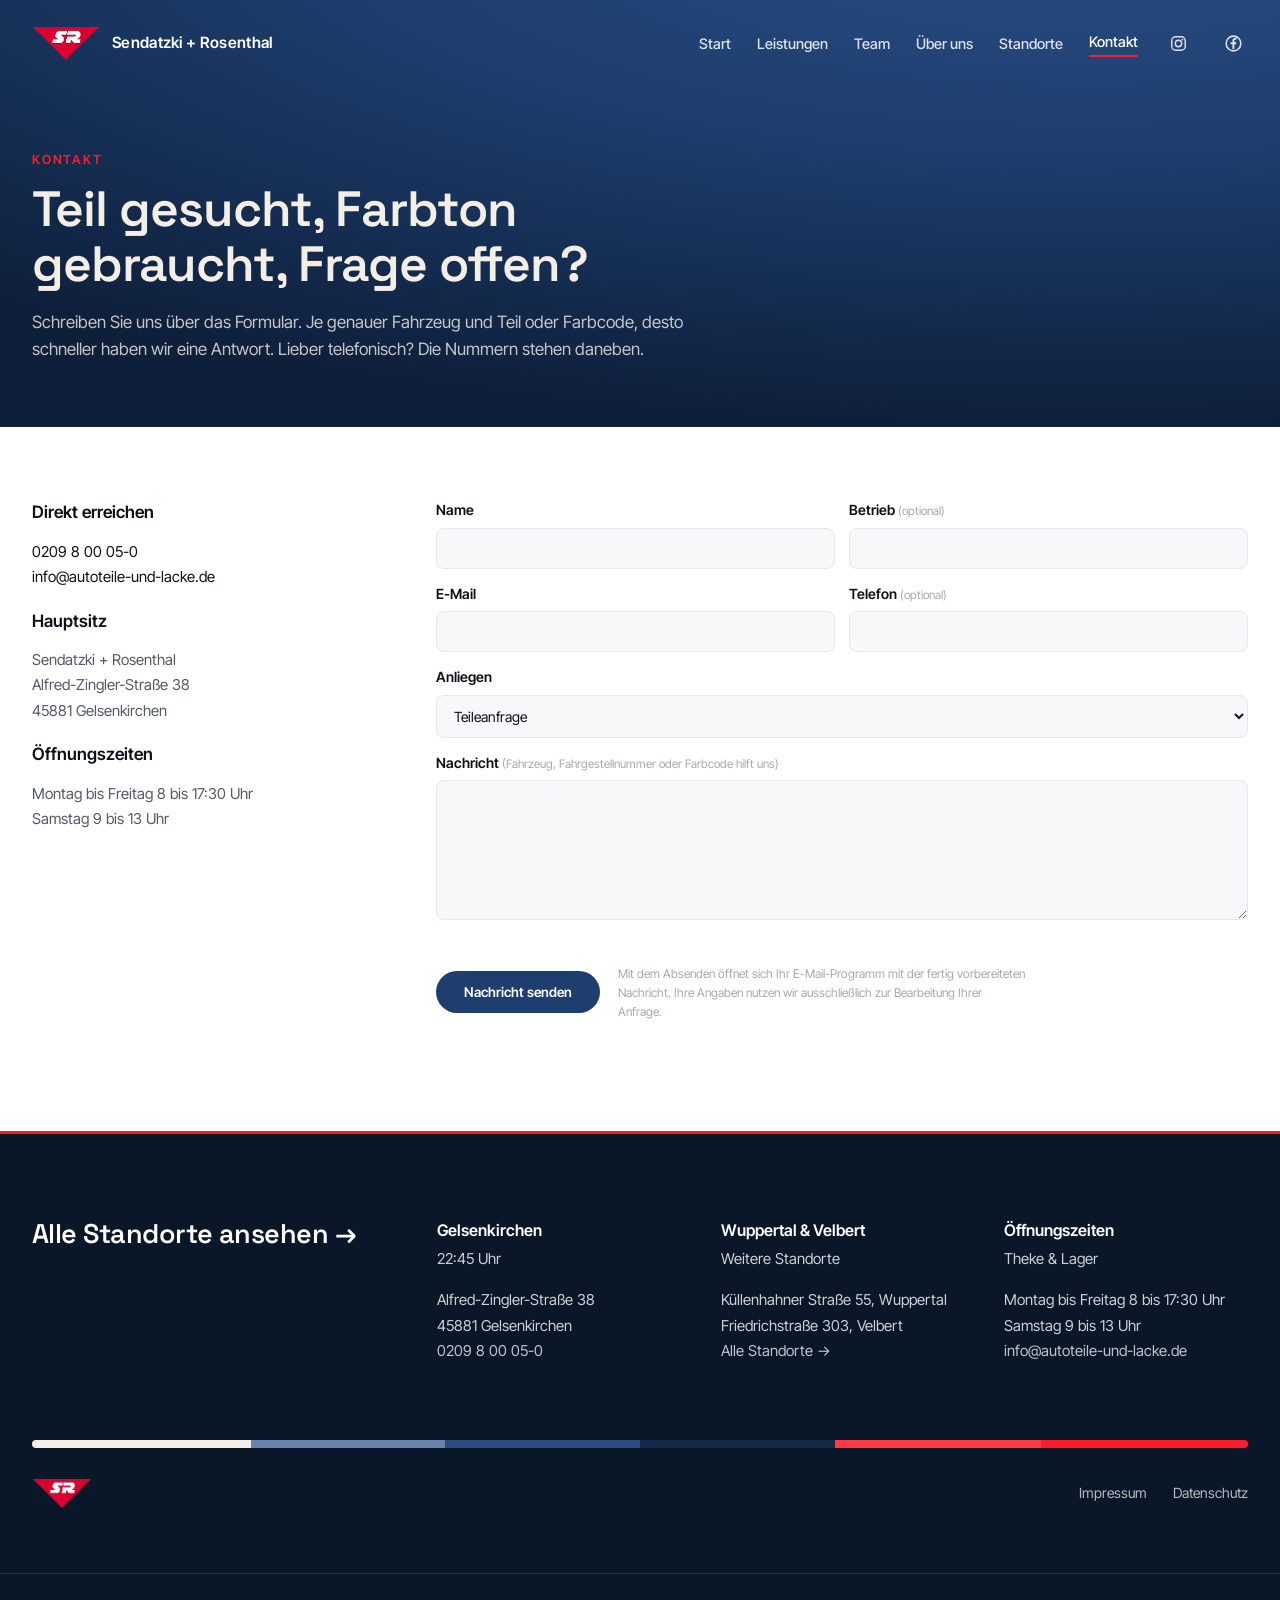
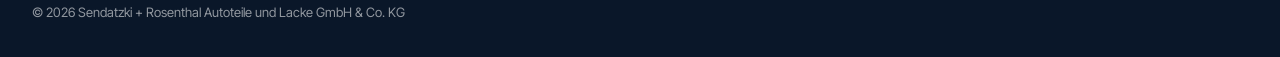
<file: kontakt.html>
<!doctype html>
<html lang="de">
<head>
  <meta charset="utf-8">
  <meta name="viewport" content="width=device-width, initial-scale=1">
  <title>Kontakt | Sendatzki + Rosenthal Autoteile und Lacke</title>
  <meta name="description" content="Kontakt zu Sendatzki + Rosenthal: Kontaktformular, Telefon und E-Mail für Teileanfragen, Farbtöne und Werkstattbedarf.">
  <link rel="preconnect" href="https://fonts.googleapis.com">
  <link rel="preconnect" href="https://fonts.gstatic.com" crossorigin>
  <link href="https://fonts.googleapis.com/css2?family=Space+Grotesk:wght@400;500;600;700&family=Inter+Tight:wght@400;500;600&display=swap" rel="stylesheet">
  <link rel="stylesheet" href="style.css">
  <link rel="icon" type="image/png" href="assets/logo_sr.png">
</head>
<body>

<header class="site-head">
  <div class="wrap head-row">
    <a class="brand" href="index.html" aria-label="Sendatzki + Rosenthal, zur Startseite">
      <img src="assets/logo_sr.png" alt="S+R Logo" width="46" height="25">
      <span class="brand-name">Sendatzki&nbsp;+&nbsp;Rosenthal</span>
    </a>
    <nav class="main-nav" id="main-nav" aria-label="Hauptnavigation">
      <a href="index.html">Start</a>
      <a href="leistungen.html">Leistungen</a>
      <a href="team.html">Team</a>
      <a href="ueber-uns.html">Über uns</a>
      <a href="standorte.html">Standorte</a>
      <a href="kontakt.html" aria-current="page">Kontakt</a>
      <span class="nav-rule" aria-hidden="true"></span>
      <a class="nav-icon" href="https://www.instagram.com/autula/" rel="noopener" target="_blank" aria-label="Instagram">
        <svg viewBox="0 0 24 24" fill="none" stroke="currentColor" stroke-width="2" aria-hidden="true"><rect x="2.5" y="2.5" width="19" height="19" rx="5.5"/><circle cx="12" cy="12" r="4.5"/><circle cx="17.5" cy="6.5" r="1.3" fill="currentColor" stroke="none"/></svg>
      </a>
      <a class="nav-icon" href="https://www.facebook.com/Autoteile.und.Lacke/" rel="noopener" target="_blank" aria-label="Facebook">
        <svg viewBox="0 0 24 24" fill="none" aria-hidden="true"><circle cx="12" cy="12" r="9.25" stroke="currentColor" stroke-width="2"/><path transform="translate(12 12) scale(0.86) translate(-12.25 -13)" d="M13.5 21v-7h2.6l.4-3h-3V9.1c0-.9.3-1.5 1.6-1.5h1.5V4.9c-.3 0-1.2-.1-2.2-.1-2.2 0-3.7 1.3-3.7 3.8V11H8v3h2.7v7h2.8Z" fill="currentColor"/></svg>
      </a>
    </nav>
    <button class="nav-toggle" id="nav-toggle" aria-expanded="false" aria-controls="main-nav">
      <span class="nav-toggle-bar" aria-hidden="true"></span>
      Menü
    </button>
  </div>
</header>

<main>

  <section class="page-head">
    <div class="wrap">
      <p class="eyebrow">Kontakt</p>
      <h1 class="page-title">Teil gesucht, Farbton gebraucht, Frage offen?</h1>
      <p class="page-sub">Schreiben Sie uns über das Formular. Je genauer Fahrzeug und Teil oder Farbcode, desto schneller haben wir eine Antwort. Lieber telefonisch? Die Nummern stehen daneben.</p>
    </div>
  </section>

  <section class="page-body">
    <div class="wrap contact-layout">

      <aside class="contact-aside reveal">
        <h2>Direkt erreichen</h2>
        <p>
          <a href="tel:+49209800050">0209 8 00 05-0</a><br>
          <a href="mailto:info@autoteile-und-lacke.de">info@autoteile-und-lacke.de</a>
        </p>
        <h2>Hauptsitz</h2>
        <address>
          Sendatzki + Rosenthal<br>
          Alfred-Zingler-Straße 38<br>
          45881 Gelsenkirchen
        </address>
        <h2>Öffnungszeiten</h2>
        <p>
          Montag bis Freitag 8 bis 17:30 Uhr<br>
          Samstag 9 bis 13 Uhr
        </p>
      </aside>

      <!-- Das Formular funktioniert clientseitig: nach Prüfung öffnet sich eine
           vorausgefüllte E-Mail an info@autoteile-und-lacke.de.
           TODO: Für serverseitigen Versand data-endpoint auf eine Formular-URL
           (z. B. Formspree) setzen; das Skript nutzt dann fetch() statt mailto. -->
      <form class="form reveal" id="contact-form" novalidate
            data-endpoint=""
            data-mailto="info@autoteile-und-lacke.de">
        <div class="field">
          <label for="cf-name">Name</label>
          <input type="text" id="cf-name" name="name" autocomplete="name" required>
        </div>
        <div class="field">
          <label for="cf-company">Betrieb <small>(optional)</small></label>
          <input type="text" id="cf-company" name="betrieb" autocomplete="organization">
        </div>
        <div class="field">
          <label for="cf-email">E-Mail</label>
          <input type="email" id="cf-email" name="email" autocomplete="email" required>
        </div>
        <div class="field">
          <label for="cf-phone">Telefon <small>(optional)</small></label>
          <input type="tel" id="cf-phone" name="telefon" autocomplete="tel">
        </div>
        <div class="field field-full">
          <label for="cf-topic">Anliegen</label>
          <select id="cf-topic" name="anliegen">
            <option>Teileanfrage</option>
            <option>Farbton / Lack</option>
            <option>Werkstattausrüstung</option>
            <option>Schulung</option>
            <option>Sonstiges</option>
          </select>
        </div>
        <div class="field field-full">
          <label for="cf-message">Nachricht <small>(Fahrzeug, Fahrgestellnummer oder Farbcode hilft uns)</small></label>
          <textarea id="cf-message" name="nachricht" required></textarea>
        </div>
        <p class="form-status" id="form-status" role="status" aria-live="polite"></p>
        <div class="form-foot">
          <button type="submit" class="btn-submit">Nachricht senden</button>
          <p class="form-note">Mit dem Absenden öffnet sich Ihr E-Mail-Programm mit der fertig vorbereiteten Nachricht. Ihre Angaben nutzen wir ausschließlich zur Bearbeitung Ihrer Anfrage.</p>
        </div>
      </form>

    </div>
  </section>

  <section class="outro outro--compact">
    <footer class="site-foot">
      <div class="wrap">
        <a class="foot-cta" href="standorte.html">Alle Standorte ansehen&nbsp;<span aria-hidden="true">→</span></a>
        <div class="foot-cols">
          <div class="foot-col">
            <h3>Gelsenkirchen</h3>
            <p class="foot-time" id="clock" aria-hidden="true"></p>
            <address>
              Alfred-Zingler-Straße 38<br>
              45881 Gelsenkirchen<br>
              <a href="tel:+49209800050">0209 8 00 05-0</a>
            </address>
          </div>
          <div class="foot-col">
            <h3>Wuppertal &amp; Velbert</h3>
            <p class="foot-time">Weitere Standorte</p>
            <address>
              Küllenhahner Straße 55, Wuppertal<br>
              Friedrichstraße 303, Velbert<br>
              <a href="standorte.html">Alle Standorte →</a>
            </address>
          </div>
          <div class="foot-col">
            <h3>Öffnungszeiten</h3>
            <p class="foot-time">Theke &amp; Lager</p>
            <p>
              Montag bis Freitag 8 bis 17:30 Uhr<br>
              Samstag 9 bis 13 Uhr<br>
              <a href="mailto:info@autoteile-und-lacke.de">info@autoteile-und-lacke.de</a>
            </p>
          </div>
        </div>
        <div class="foot-meta">
          <img class="foot-logo" src="assets/logo_sr.png" alt="" width="46" height="25">
          <nav class="foot-links" aria-label="Rechtliches">
            <a href="impressum.html">Impressum</a>
            <a href="datenschutz.html">Datenschutz</a>
          </nav>
        </div>
      </div>
    </footer>
    <div class="outro-close">
      <p class="wrap copyright">© 2026 Sendatzki + Rosenthal Autoteile und Lacke GmbH &amp; Co. KG</p>
    </div>
  </section>

</main>

<script src="script.js"></script>
</body>
</html>
</file>
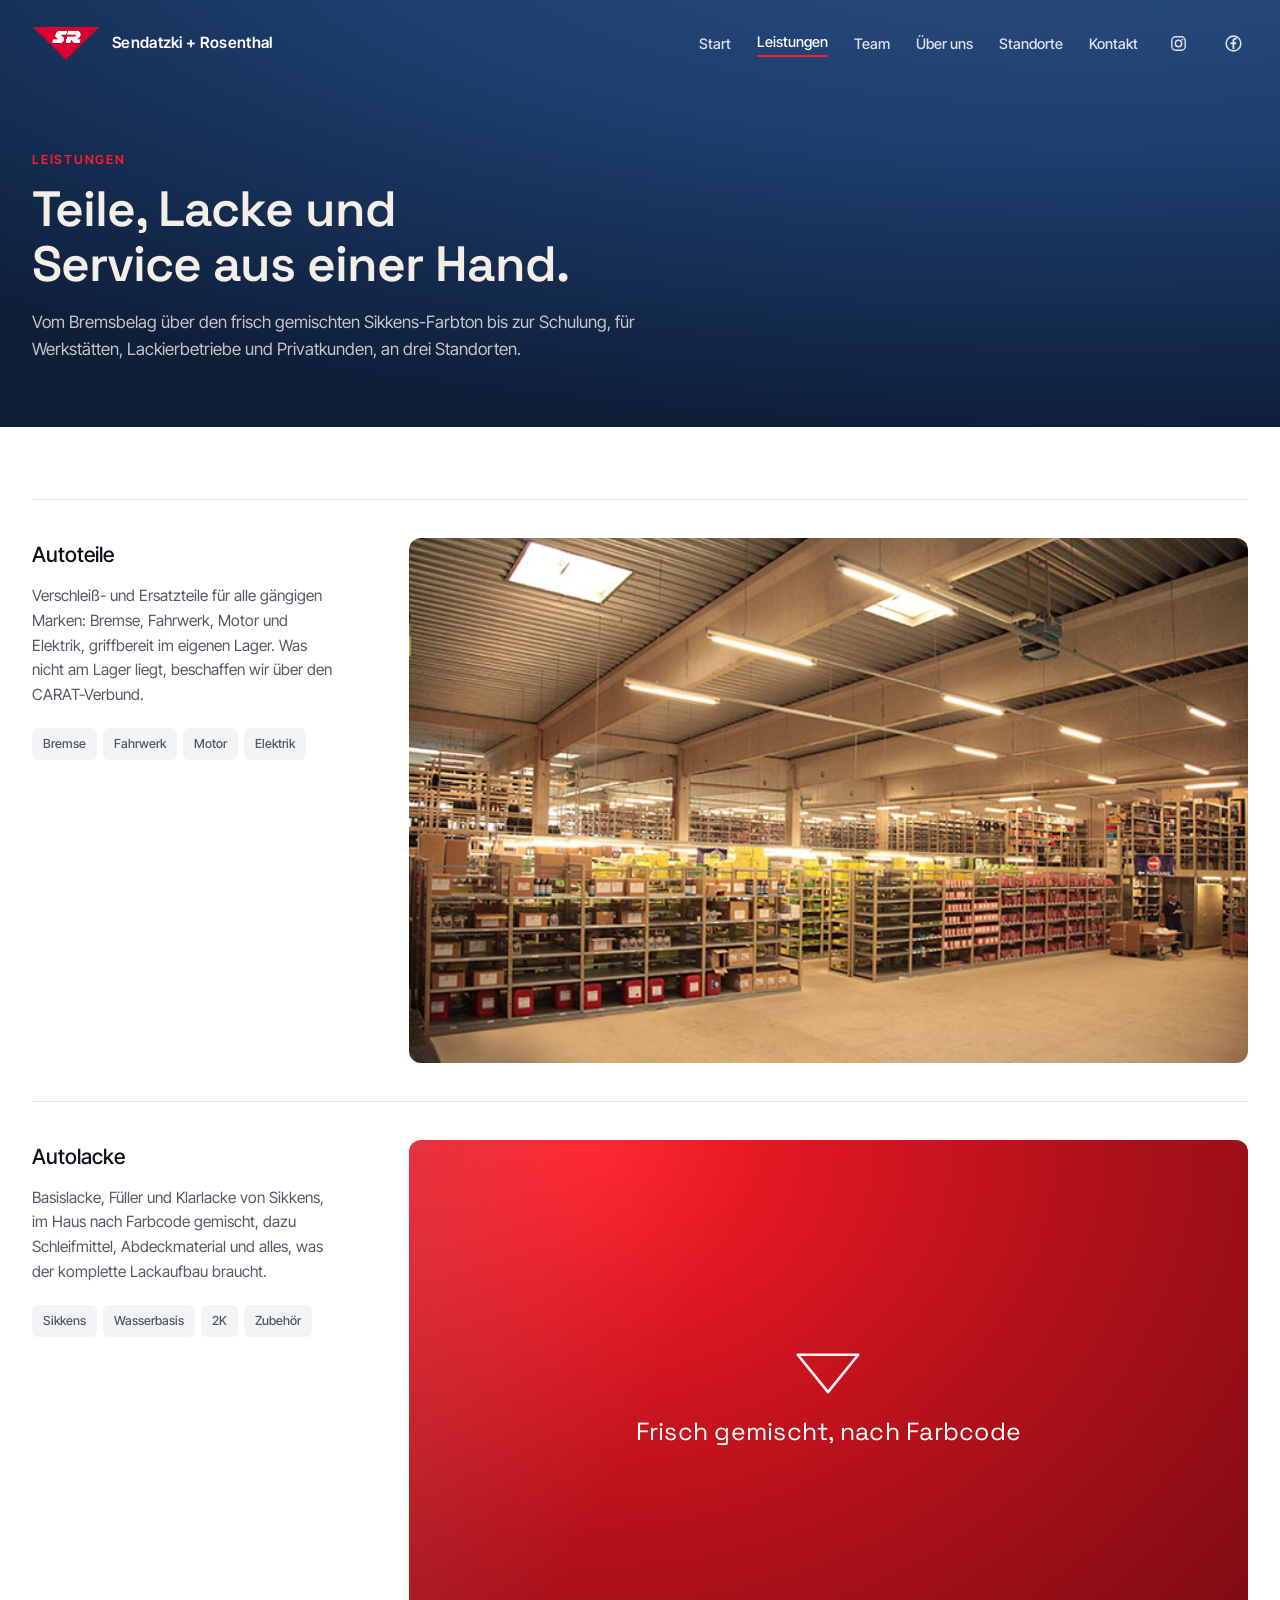
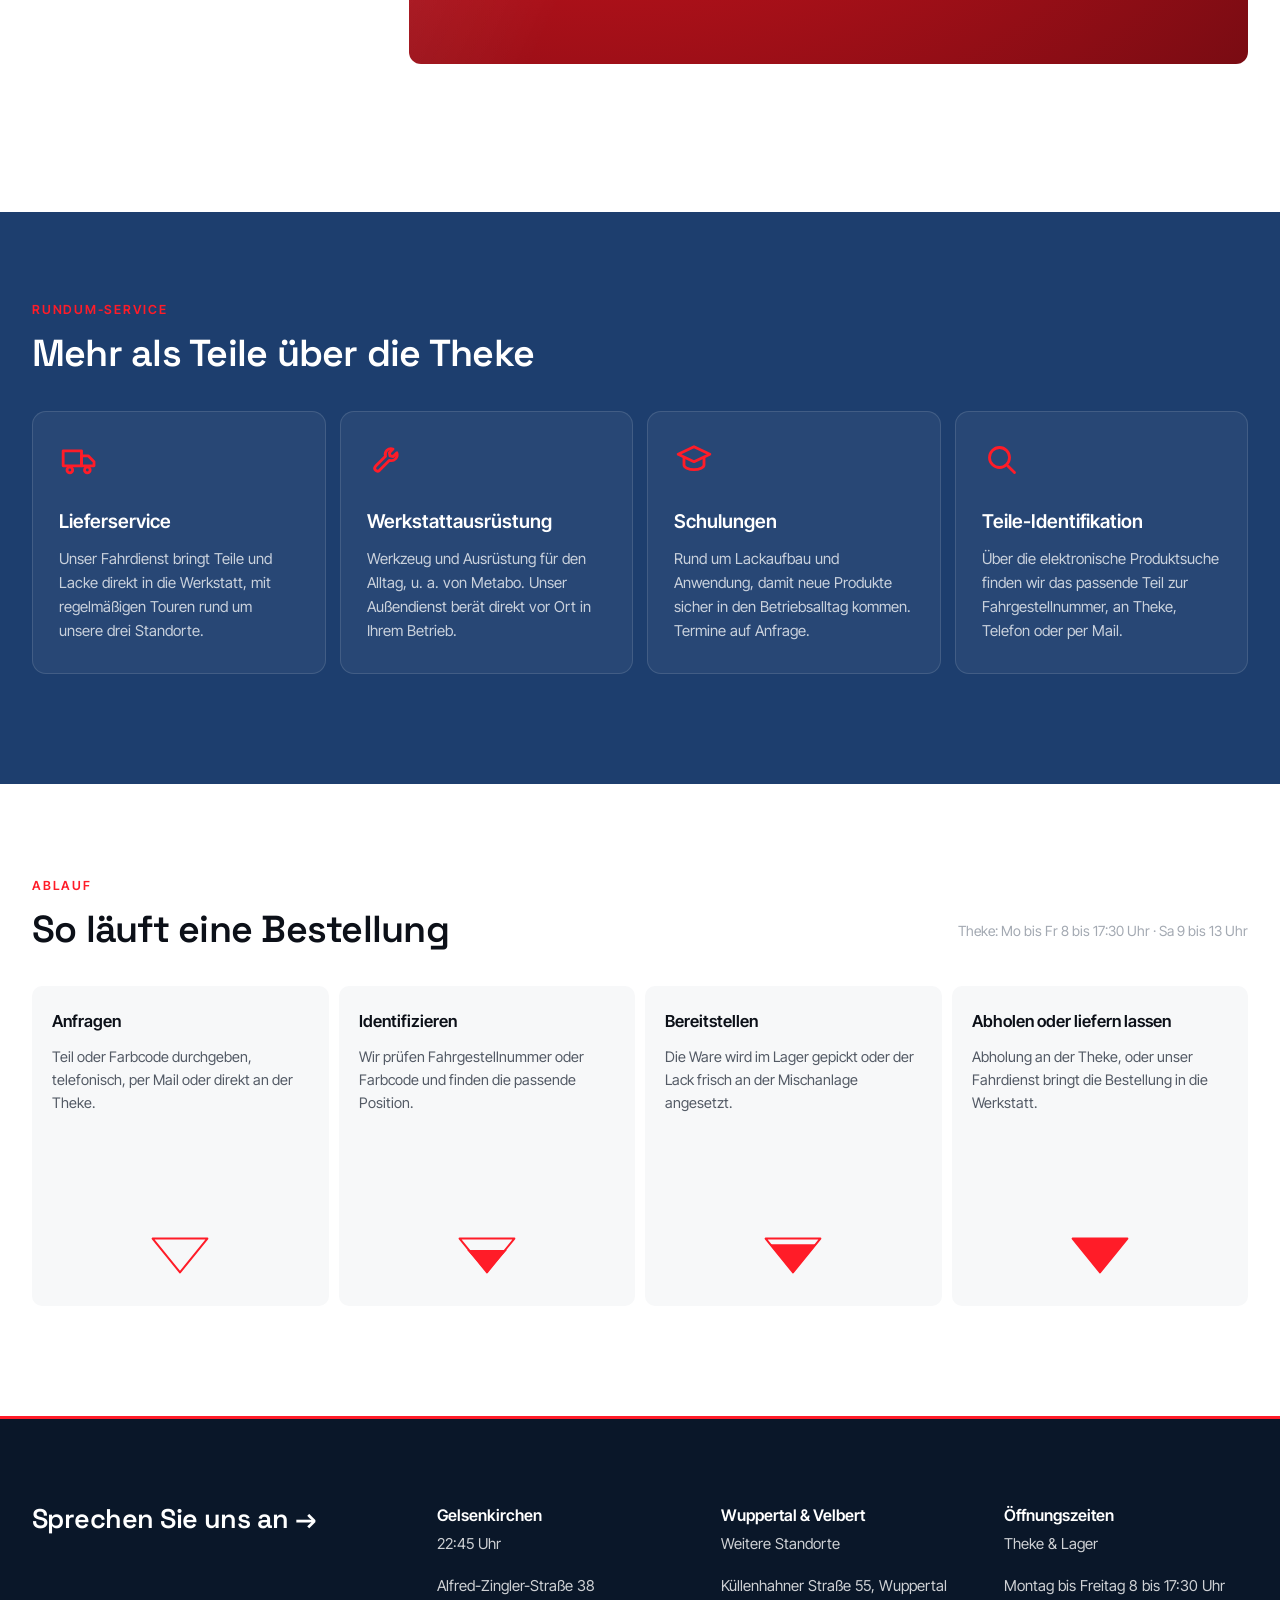
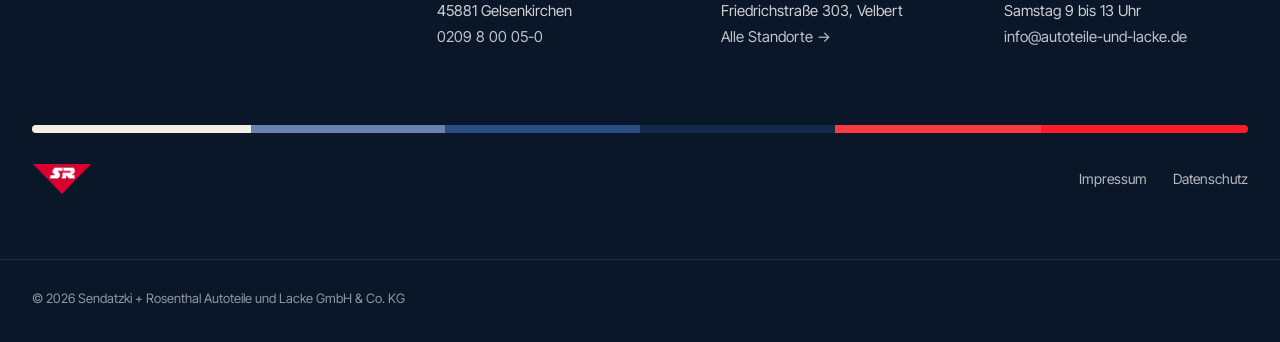
<file: leistungen.html>
<!doctype html>
<html lang="de">
<head>
  <meta charset="utf-8">
  <meta name="viewport" content="width=device-width, initial-scale=1">
  <title>Leistungen | Sendatzki + Rosenthal Autoteile und Lacke</title>
  <meta name="description" content="Autoteile, Sikkens-Autolacke, Lieferservice, Werkstattausrüstung und Schulungen: die Leistungen von Sendatzki + Rosenthal für Werkstätten und Lackierbetriebe.">
  <link rel="preconnect" href="https://fonts.googleapis.com">
  <link rel="preconnect" href="https://fonts.gstatic.com" crossorigin>
  <link href="https://fonts.googleapis.com/css2?family=Space+Grotesk:wght@400;500;600;700&family=Inter+Tight:wght@400;500;600&display=swap" rel="stylesheet">
  <link rel="stylesheet" href="style.css">
  <link rel="icon" type="image/png" href="assets/logo_sr.png">
</head>
<body>

<header class="site-head">
  <div class="wrap head-row">
    <a class="brand" href="index.html" aria-label="Sendatzki + Rosenthal, zur Startseite">
      <img src="assets/logo_sr.png" alt="S+R Logo" width="46" height="25">
      <span class="brand-name">Sendatzki&nbsp;+&nbsp;Rosenthal</span>
    </a>
    <nav class="main-nav" id="main-nav" aria-label="Hauptnavigation">
      <a href="index.html">Start</a>
      <a href="leistungen.html" aria-current="page">Leistungen</a>
      <a href="team.html">Team</a>
      <a href="ueber-uns.html">Über uns</a>
      <a href="standorte.html">Standorte</a>
      <a href="kontakt.html">Kontakt</a>
      <span class="nav-rule" aria-hidden="true"></span>
      <a class="nav-icon" href="https://www.instagram.com/autula/" rel="noopener" target="_blank" aria-label="Instagram">
        <svg viewBox="0 0 24 24" fill="none" stroke="currentColor" stroke-width="2" aria-hidden="true"><rect x="2.5" y="2.5" width="19" height="19" rx="5.5"/><circle cx="12" cy="12" r="4.5"/><circle cx="17.5" cy="6.5" r="1.3" fill="currentColor" stroke="none"/></svg>
      </a>
      <a class="nav-icon" href="https://www.facebook.com/Autoteile.und.Lacke/" rel="noopener" target="_blank" aria-label="Facebook">
        <svg viewBox="0 0 24 24" fill="none" aria-hidden="true"><circle cx="12" cy="12" r="9.25" stroke="currentColor" stroke-width="2"/><path transform="translate(12 12) scale(0.86) translate(-12.25 -13)" d="M13.5 21v-7h2.6l.4-3h-3V9.1c0-.9.3-1.5 1.6-1.5h1.5V4.9c-.3 0-1.2-.1-2.2-.1-2.2 0-3.7 1.3-3.7 3.8V11H8v3h2.7v7h2.8Z" fill="currentColor"/></svg>
      </a>
    </nav>
    <button class="nav-toggle" id="nav-toggle" aria-expanded="false" aria-controls="main-nav">
      <span class="nav-toggle-bar" aria-hidden="true"></span>
      Menü
    </button>
  </div>
</header>

<main>

  <section class="page-head">
    <div class="wrap">
      <p class="eyebrow">Leistungen</p>
      <h1 class="page-title">Teile, Lacke und Service aus einer Hand.</h1>
      <p class="page-sub">Vom Bremsbelag über den frisch gemischten Sikkens-Farbton bis zur Schulung, für Werkstätten, Lackierbetriebe und Privatkunden, an drei Standorten.</p>
    </div>
  </section>

  <section class="work page-body">
    <div class="wrap">

      <article class="work-row reveal">
        <div class="work-info">
          <h3>Autoteile</h3>
          <p>Verschleiß- und Ersatzteile für alle gängigen Marken: Bremse, Fahrwerk, Motor und Elektrik, griffbereit im eigenen Lager. Was nicht am Lager liegt, beschaffen wir über den CARAT-Verbund.</p>
          <ul class="tags" role="list">
            <li>Bremse</li><li>Fahrwerk</li><li>Motor</li><li>Elektrik</li>
          </ul>
        </div>
        <figure class="work-media">
          <img src="assets/lager.png" alt="Blick in das Teilelager mit langen Regalreihen" loading="lazy">
        </figure>
      </article>

      <article class="work-row reveal">
        <div class="work-info">
          <h3>Autolacke</h3>
          <p>Basislacke, Füller und Klarlacke von Sikkens, im Haus nach Farbcode gemischt, dazu Schleifmittel, Abdeckmaterial und alles, was der komplette Lackaufbau braucht.</p>
          <ul class="tags" role="list">
            <li>Sikkens</li><li>Wasserbasis</li><li>2K</li><li>Zubehör</li>
          </ul>
        </div>
        <div class="work-media lacquer" role="img" aria-label="Tiefrot lackierte Fläche mit S+R Dreieck">
          <svg class="lacquer-mark" viewBox="0 0 72 46" aria-hidden="true">
            <path d="M2 2h68L36 44Z" fill="none" stroke="currentColor" stroke-width="3" stroke-linejoin="round"/>
          </svg>
          <p class="lacquer-caption">Frisch gemischt, nach Farbcode</p>
        </div>
      </article>

    </div>
  </section>

  <section class="services band-navy">
    <div class="wrap">
      <div class="section-head">
        <div class="section-head-text">
          <p class="eyebrow">Rundum-Service</p>
          <h2>Mehr als Teile über die Theke</h2>
        </div>
      </div>
      <div class="service-grid reveal">
        <article class="service-card">
          <svg class="service-ic" viewBox="0 0 24 24" fill="none" stroke="currentColor" stroke-width="1.7" stroke-linejoin="round" aria-hidden="true"><path d="M2.5 6.5h11v9h-11z"/><path d="M13.5 9.5h4l3.5 3.5v2.5h-7.5z"/><circle cx="6.5" cy="18" r="1.7"/><circle cx="17" cy="18" r="1.7"/></svg>
          <h3>Lieferservice</h3>
          <p>Unser Fahrdienst bringt Teile und Lacke direkt in die Werkstatt, mit regelmäßigen Touren rund um unsere drei Standorte.</p>
        </article>
        <article class="service-card">
          <svg class="service-ic" viewBox="0 0 24 24" fill="none" stroke="currentColor" stroke-width="1.7" stroke-linecap="round" stroke-linejoin="round" aria-hidden="true"><path d="M15.6 5.4a3.5 3.5 0 0 0-4.5 4.4l-6 6a1.7 1.7 0 0 0 2.4 2.4l6-6a3.5 3.5 0 0 0 4.4-4.5l-2.2 2.2-1.9-.4-.4-1.9 2.2-2.2z"/></svg>
          <h3>Werkstattausrüstung</h3>
          <p>Werkzeug und Ausrüstung für den Alltag, u. a. von Metabo. Unser Außendienst berät direkt vor Ort in Ihrem Betrieb.</p>
        </article>
        <article class="service-card">
          <svg class="service-ic" viewBox="0 0 24 24" fill="none" stroke="currentColor" stroke-width="1.7" stroke-linecap="round" stroke-linejoin="round" aria-hidden="true"><path d="M12 4 2.5 8.5 12 13l9.5-4.5L12 4z"/><path d="M6 10.5V15c0 1.4 2.7 2.8 6 2.8s6-1.4 6-2.8v-4.5"/></svg>
          <h3>Schulungen</h3>
          <p>Rund um Lackaufbau und Anwendung, damit neue Produkte sicher in den Betriebsalltag kommen. Termine auf Anfrage.</p>
        </article>
        <article class="service-card">
          <svg class="service-ic" viewBox="0 0 24 24" fill="none" stroke="currentColor" stroke-width="1.7" stroke-linecap="round" aria-hidden="true"><circle cx="10.5" cy="10.5" r="6"/><path d="m19.5 19.5-4.1-4.1"/></svg>
          <h3>Teile-Identifikation</h3>
          <p>Über die elektronische Produktsuche finden wir das passende Teil zur Fahrgestellnummer, an Theke, Telefon oder per Mail.</p>
        </article>
      </div>
    </div>
  </section>

  <section class="process" id="ablauf">
    <div class="wrap">
      <div class="section-head">
        <div class="section-head-text">
          <p class="eyebrow">Ablauf</p>
          <h2>So läuft eine Bestellung</h2>
        </div>
        <p class="section-side">Theke: Mo bis Fr 8 bis 17:30 Uhr · Sa 9 bis 13 Uhr</p>
      </div>
    </div>
    <div class="process-scroller" tabindex="0" aria-label="Ablauf einer Bestellung in vier Schritten">
      <div class="wrap process-track">
        <article class="step-card">
          <h3>Anfragen</h3>
          <p>Teil oder Farbcode durchgeben, telefonisch, per Mail oder direkt an der Theke.</p>
          <svg class="step-mark" viewBox="0 0 72 46" aria-hidden="true">
            <path d="M2 2h68L36 44Z" fill="none" stroke="currentColor" stroke-width="2.5" stroke-linejoin="round"/>
          </svg>
        </article>
        <article class="step-card">
          <h3>Identifizieren</h3>
          <p>Wir prüfen Fahrgestellnummer oder Farbcode und finden die passende Position.</p>
          <svg class="step-mark" viewBox="0 0 72 46" aria-hidden="true">
            <path d="M11.4 16h49.2L36 44Z" fill="currentColor" stroke="none"/>
            <path d="M2 2h68L36 44Z" fill="none" stroke="currentColor" stroke-width="2.5" stroke-linejoin="round"/>
          </svg>
        </article>
        <article class="step-card">
          <h3>Bereitstellen</h3>
          <p>Die Ware wird im Lager gepickt oder der Lack frisch an der Mischanlage angesetzt.</p>
          <svg class="step-mark" viewBox="0 0 72 46" aria-hidden="true">
            <path d="M7 9h58L36 44Z" fill="currentColor" stroke="none"/>
            <path d="M2 2h68L36 44Z" fill="none" stroke="currentColor" stroke-width="2.5" stroke-linejoin="round"/>
          </svg>
        </article>
        <article class="step-card">
          <h3>Abholen oder liefern lassen</h3>
          <p>Abholung an der Theke, oder unser Fahrdienst bringt die Bestellung in die Werkstatt.</p>
          <svg class="step-mark step-mark-full" viewBox="0 0 72 46" aria-hidden="true">
            <path d="M2 2h68L36 44Z" fill="currentColor" stroke="currentColor" stroke-width="2.5" stroke-linejoin="round"/>
          </svg>
        </article>
      </div>
    </div>
  </section>

  <section class="outro outro--compact">
    <footer class="site-foot">
      <div class="wrap">
        <a class="foot-cta" href="kontakt.html">Sprechen Sie uns an&nbsp;<span aria-hidden="true">→</span></a>
        <div class="foot-cols">
          <div class="foot-col">
            <h3>Gelsenkirchen</h3>
            <p class="foot-time" id="clock" aria-hidden="true"></p>
            <address>
              Alfred-Zingler-Straße 38<br>
              45881 Gelsenkirchen<br>
              <a href="tel:+49209800050">0209 8 00 05-0</a>
            </address>
          </div>
          <div class="foot-col">
            <h3>Wuppertal &amp; Velbert</h3>
            <p class="foot-time">Weitere Standorte</p>
            <address>
              Küllenhahner Straße 55, Wuppertal<br>
              Friedrichstraße 303, Velbert<br>
              <a href="standorte.html">Alle Standorte →</a>
            </address>
          </div>
          <div class="foot-col">
            <h3>Öffnungszeiten</h3>
            <p class="foot-time">Theke &amp; Lager</p>
            <p>
              Montag bis Freitag 8 bis 17:30 Uhr<br>
              Samstag 9 bis 13 Uhr<br>
              <a href="mailto:info@autoteile-und-lacke.de">info@autoteile-und-lacke.de</a>
            </p>
          </div>
        </div>
        <div class="foot-meta">
          <img class="foot-logo" src="assets/logo_sr.png" alt="" width="46" height="25">
          <nav class="foot-links" aria-label="Rechtliches">
            <a href="impressum.html">Impressum</a>
            <a href="datenschutz.html">Datenschutz</a>
          </nav>
        </div>
      </div>
    </footer>
    <div class="outro-close">
      <p class="wrap copyright">© 2026 Sendatzki + Rosenthal Autoteile und Lacke GmbH &amp; Co. KG</p>
    </div>
  </section>

</main>

<script src="script.js"></script>
</body>
</html>
</file>
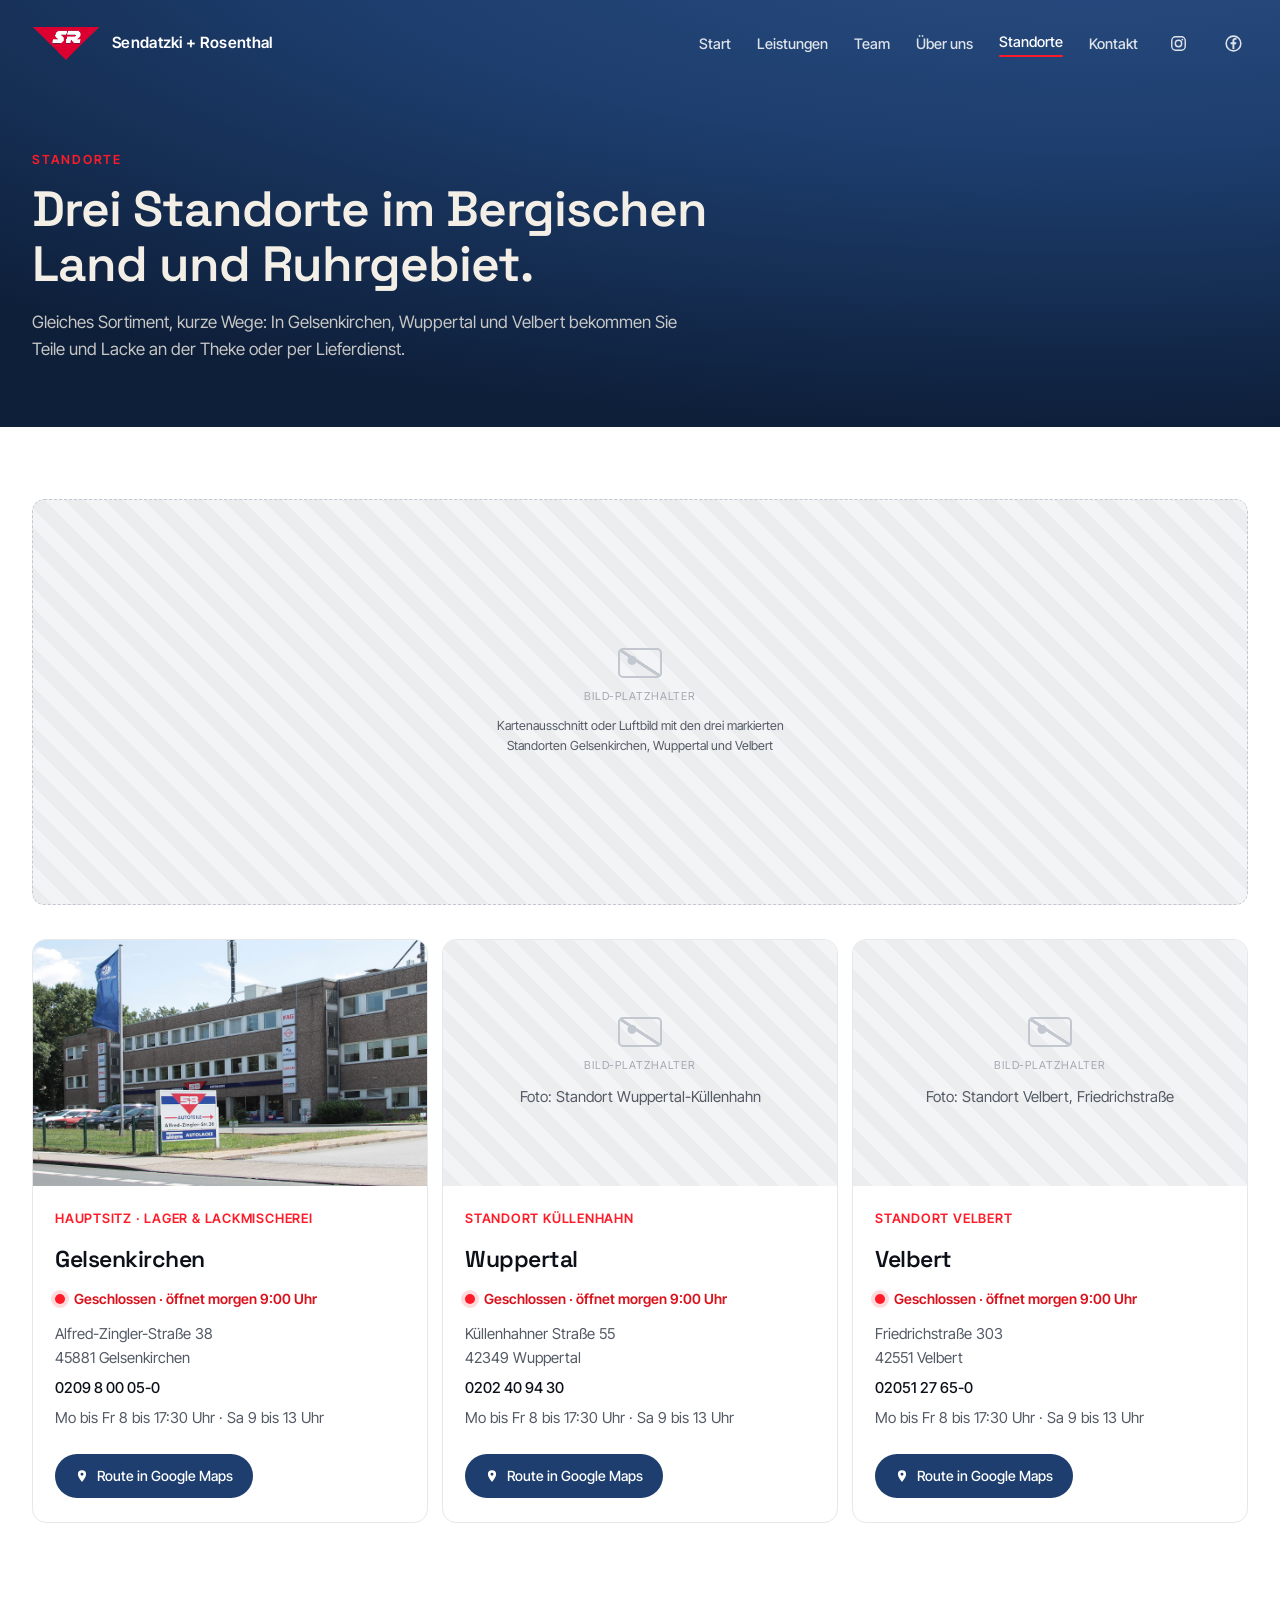
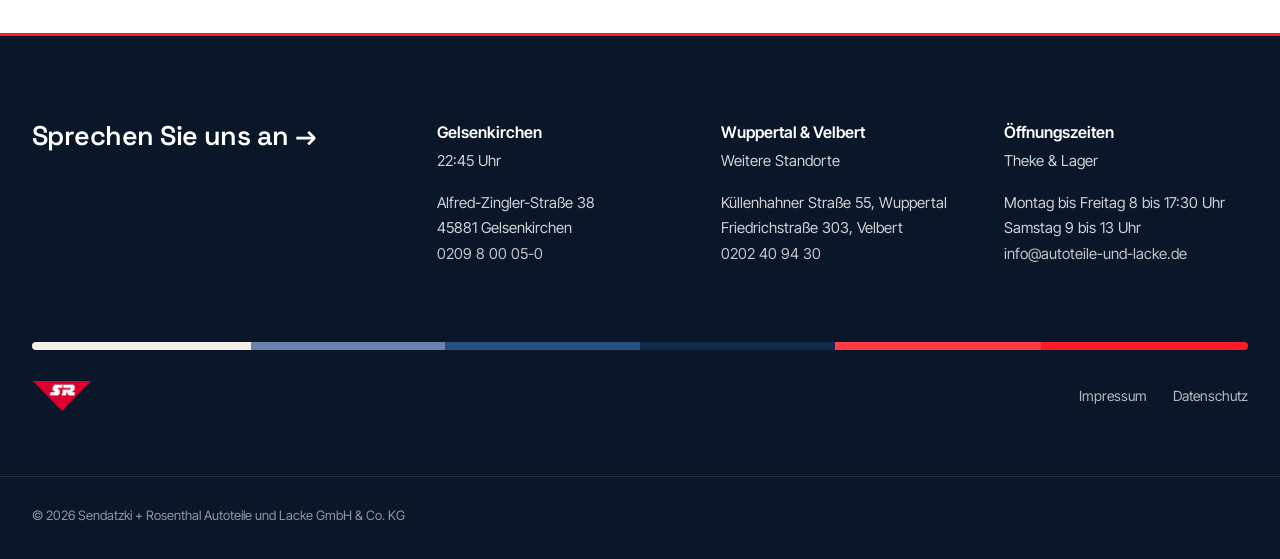
<file: standorte.html>
<!doctype html>
<html lang="de">
<head>
  <meta charset="utf-8">
  <meta name="viewport" content="width=device-width, initial-scale=1">
  <title>Standorte | Sendatzki + Rosenthal Autoteile und Lacke</title>
  <meta name="description" content="Die Standorte von Sendatzki + Rosenthal: Gelsenkirchen, Wuppertal-Küllenhahn und Velbert, mit Adressen, Telefonnummern und Route zu Google Maps.">
  <link rel="preconnect" href="https://fonts.googleapis.com">
  <link rel="preconnect" href="https://fonts.gstatic.com" crossorigin>
  <link href="https://fonts.googleapis.com/css2?family=Space+Grotesk:wght@400;500;600;700&family=Inter+Tight:wght@400;500;600&display=swap" rel="stylesheet">
  <link rel="stylesheet" href="style.css">
  <link rel="icon" type="image/png" href="assets/logo_sr.png">
</head>
<body>

<header class="site-head">
  <div class="wrap head-row">
    <a class="brand" href="index.html" aria-label="Sendatzki + Rosenthal, zur Startseite">
      <img src="assets/logo_sr.png" alt="S+R Logo" width="46" height="25">
      <span class="brand-name">Sendatzki&nbsp;+&nbsp;Rosenthal</span>
    </a>
    <nav class="main-nav" id="main-nav" aria-label="Hauptnavigation">
      <a href="index.html">Start</a>
      <a href="leistungen.html">Leistungen</a>
      <a href="team.html">Team</a>
      <a href="ueber-uns.html">Über uns</a>
      <a href="standorte.html" aria-current="page">Standorte</a>
      <a href="kontakt.html">Kontakt</a>
      <span class="nav-rule" aria-hidden="true"></span>
      <a class="nav-icon" href="https://www.instagram.com/autula/" rel="noopener" target="_blank" aria-label="Instagram">
        <svg viewBox="0 0 24 24" fill="none" stroke="currentColor" stroke-width="2" aria-hidden="true"><rect x="2.5" y="2.5" width="19" height="19" rx="5.5"/><circle cx="12" cy="12" r="4.5"/><circle cx="17.5" cy="6.5" r="1.3" fill="currentColor" stroke="none"/></svg>
      </a>
      <a class="nav-icon" href="https://www.facebook.com/Autoteile.und.Lacke/" rel="noopener" target="_blank" aria-label="Facebook">
        <svg viewBox="0 0 24 24" fill="none" aria-hidden="true"><circle cx="12" cy="12" r="9.25" stroke="currentColor" stroke-width="2"/><path transform="translate(12 12) scale(0.86) translate(-12.25 -13)" d="M13.5 21v-7h2.6l.4-3h-3V9.1c0-.9.3-1.5 1.6-1.5h1.5V4.9c-.3 0-1.2-.1-2.2-.1-2.2 0-3.7 1.3-3.7 3.8V11H8v3h2.7v7h2.8Z" fill="currentColor"/></svg>
      </a>
    </nav>
    <button class="nav-toggle" id="nav-toggle" aria-expanded="false" aria-controls="main-nav">
      <span class="nav-toggle-bar" aria-hidden="true"></span>
      Menü
    </button>
  </div>
</header>

<main>

  <section class="page-head">
    <div class="wrap">
      <p class="eyebrow">Standorte</p>
      <h1 class="page-title">Drei Standorte im Bergischen Land und Ruhrgebiet.</h1>
      <p class="page-sub">Gleiches Sortiment, kurze Wege: In Gelsenkirchen, Wuppertal und Velbert bekommen Sie Teile und Lacke an der Theke oder per Lieferdienst.</p>
    </div>
  </section>

  <section class="page-body">
    <div class="wrap">

      <figure class="loc-hero reveal">
        <div class="ph" style="aspect-ratio:21/7">
          <small>Bild-Platzhalter</small>
          <p>Kartenausschnitt oder Luftbild mit den drei markierten Standorten Gelsenkirchen, Wuppertal und Velbert</p>
        </div>
      </figure>

      <div class="loc-grid reveal">
        <article class="loc-card">
          <figure class="loc-figure">
            <img src="assets/gebaeude_aussen.png" alt="Firmengebäude Gelsenkirchen, Alfred-Zingler-Straße 38" loading="lazy">
          </figure>
          <div class="loc-body">
            <p class="loc-tag">Hauptsitz · Lager &amp; Lackmischerei</p>
            <h3>Gelsenkirchen</h3>
            <div class="loc-status" role="status" aria-live="polite">
              <span class="loc-dot" aria-hidden="true"></span>
              <span class="loc-status-text">Öffnungszeiten …</span>
            </div>
            <address>Alfred-Zingler-Straße 38<br>45881 Gelsenkirchen</address>
            <p><a class="tel" href="tel:+49209800050">0209 8 00 05-0</a></p>
            <p>Mo bis Fr 8 bis 17:30 Uhr · Sa 9 bis 13 Uhr</p>
            <a class="btn-maps" href="https://www.google.com/maps/search/?api=1&query=Sendatzki%20%2B%20Rosenthal%2C%20Alfred-Zingler-Stra%C3%9Fe%2038%2C%2045881%20Gelsenkirchen" rel="noopener" target="_blank">
              <svg viewBox="0 0 24 24" fill="currentColor" aria-hidden="true"><path d="M12 2a7 7 0 0 0-7 7c0 5.2 7 13 7 13s7-7.8 7-13a7 7 0 0 0-7-7Zm0 9.5A2.5 2.5 0 1 1 12 6.5a2.5 2.5 0 0 1 0 5Z"/></svg>
              Route in Google Maps
            </a>
          </div>
        </article>

        <article class="loc-card">
          <figure class="loc-figure">
            <div class="ph"><small>Bild-Platzhalter</small><p>Foto: Standort Wuppertal-Küllenhahn</p></div>
          </figure>
          <div class="loc-body">
            <p class="loc-tag">Standort Küllenhahn</p>
            <h3>Wuppertal</h3>
            <div class="loc-status" role="status" aria-live="polite">
              <span class="loc-dot" aria-hidden="true"></span>
              <span class="loc-status-text">Öffnungszeiten …</span>
            </div>
            <address>Küllenhahner Straße 55<br>42349 Wuppertal</address>
            <p><a class="tel" href="tel:+49202409430">0202 40 94 30</a></p>
            <p>Mo bis Fr 8 bis 17:30 Uhr · Sa 9 bis 13 Uhr</p>
            <a class="btn-maps" href="https://www.google.com/maps/search/?api=1&query=K%C3%BCllenhahner%20Stra%C3%9Fe%2055%2C%2042349%20Wuppertal" rel="noopener" target="_blank">
              <svg viewBox="0 0 24 24" fill="currentColor" aria-hidden="true"><path d="M12 2a7 7 0 0 0-7 7c0 5.2 7 13 7 13s7-7.8 7-13a7 7 0 0 0-7-7Zm0 9.5A2.5 2.5 0 1 1 12 6.5a2.5 2.5 0 0 1 0 5Z"/></svg>
              Route in Google Maps
            </a>
          </div>
        </article>

        <article class="loc-card">
          <figure class="loc-figure">
            <div class="ph"><small>Bild-Platzhalter</small><p>Foto: Standort Velbert, Friedrichstraße</p></div>
          </figure>
          <div class="loc-body">
            <p class="loc-tag">Standort Velbert</p>
            <h3>Velbert</h3>
            <div class="loc-status" role="status" aria-live="polite">
              <span class="loc-dot" aria-hidden="true"></span>
              <span class="loc-status-text">Öffnungszeiten …</span>
            </div>
            <address>Friedrichstraße 303<br>42551 Velbert</address>
            <p><a class="tel" href="tel:+49205127650">02051 27 65-0</a></p>
            <p>Mo bis Fr 8 bis 17:30 Uhr · Sa 9 bis 13 Uhr</p>
            <a class="btn-maps" href="https://www.google.com/maps/search/?api=1&query=Friedrichstra%C3%9Fe%20303%2C%2042551%20Velbert" rel="noopener" target="_blank">
              <svg viewBox="0 0 24 24" fill="currentColor" aria-hidden="true"><path d="M12 2a7 7 0 0 0-7 7c0 5.2 7 13 7 13s7-7.8 7-13a7 7 0 0 0-7-7Zm0 9.5A2.5 2.5 0 1 1 12 6.5a2.5 2.5 0 0 1 0 5Z"/></svg>
              Route in Google Maps
            </a>
          </div>
        </article>
      </div>

    </div>
  </section>

  <section class="outro outro--compact">
    <footer class="site-foot">
      <div class="wrap">
        <a class="foot-cta" href="kontakt.html">Sprechen Sie uns an&nbsp;<span aria-hidden="true">→</span></a>
        <div class="foot-cols">
          <div class="foot-col">
            <h3>Gelsenkirchen</h3>
            <p class="foot-time" id="clock" aria-hidden="true"></p>
            <address>
              Alfred-Zingler-Straße 38<br>
              45881 Gelsenkirchen<br>
              <a href="tel:+49209800050">0209 8 00 05-0</a>
            </address>
          </div>
          <div class="foot-col">
            <h3>Wuppertal &amp; Velbert</h3>
            <p class="foot-time">Weitere Standorte</p>
            <address>
              Küllenhahner Straße 55, Wuppertal<br>
              Friedrichstraße 303, Velbert<br>
              <a href="tel:+49202409430">0202 40 94 30</a>
            </address>
          </div>
          <div class="foot-col">
            <h3>Öffnungszeiten</h3>
            <p class="foot-time">Theke &amp; Lager</p>
            <p>
              Montag bis Freitag 8 bis 17:30 Uhr<br>
              Samstag 9 bis 13 Uhr<br>
              <a href="mailto:info@autoteile-und-lacke.de">info@autoteile-und-lacke.de</a>
            </p>
          </div>
        </div>
        <div class="foot-meta">
          <img class="foot-logo" src="assets/logo_sr.png" alt="" width="46" height="25">
          <nav class="foot-links" aria-label="Rechtliches">
            <a href="impressum.html">Impressum</a>
            <a href="datenschutz.html">Datenschutz</a>
          </nav>
        </div>
      </div>
    </footer>
    <div class="outro-close">
      <p class="wrap copyright">© 2026 Sendatzki + Rosenthal Autoteile und Lacke GmbH &amp; Co. KG</p>
    </div>
  </section>

</main>

<script src="script.js"></script>
</body>
</html>
</file>
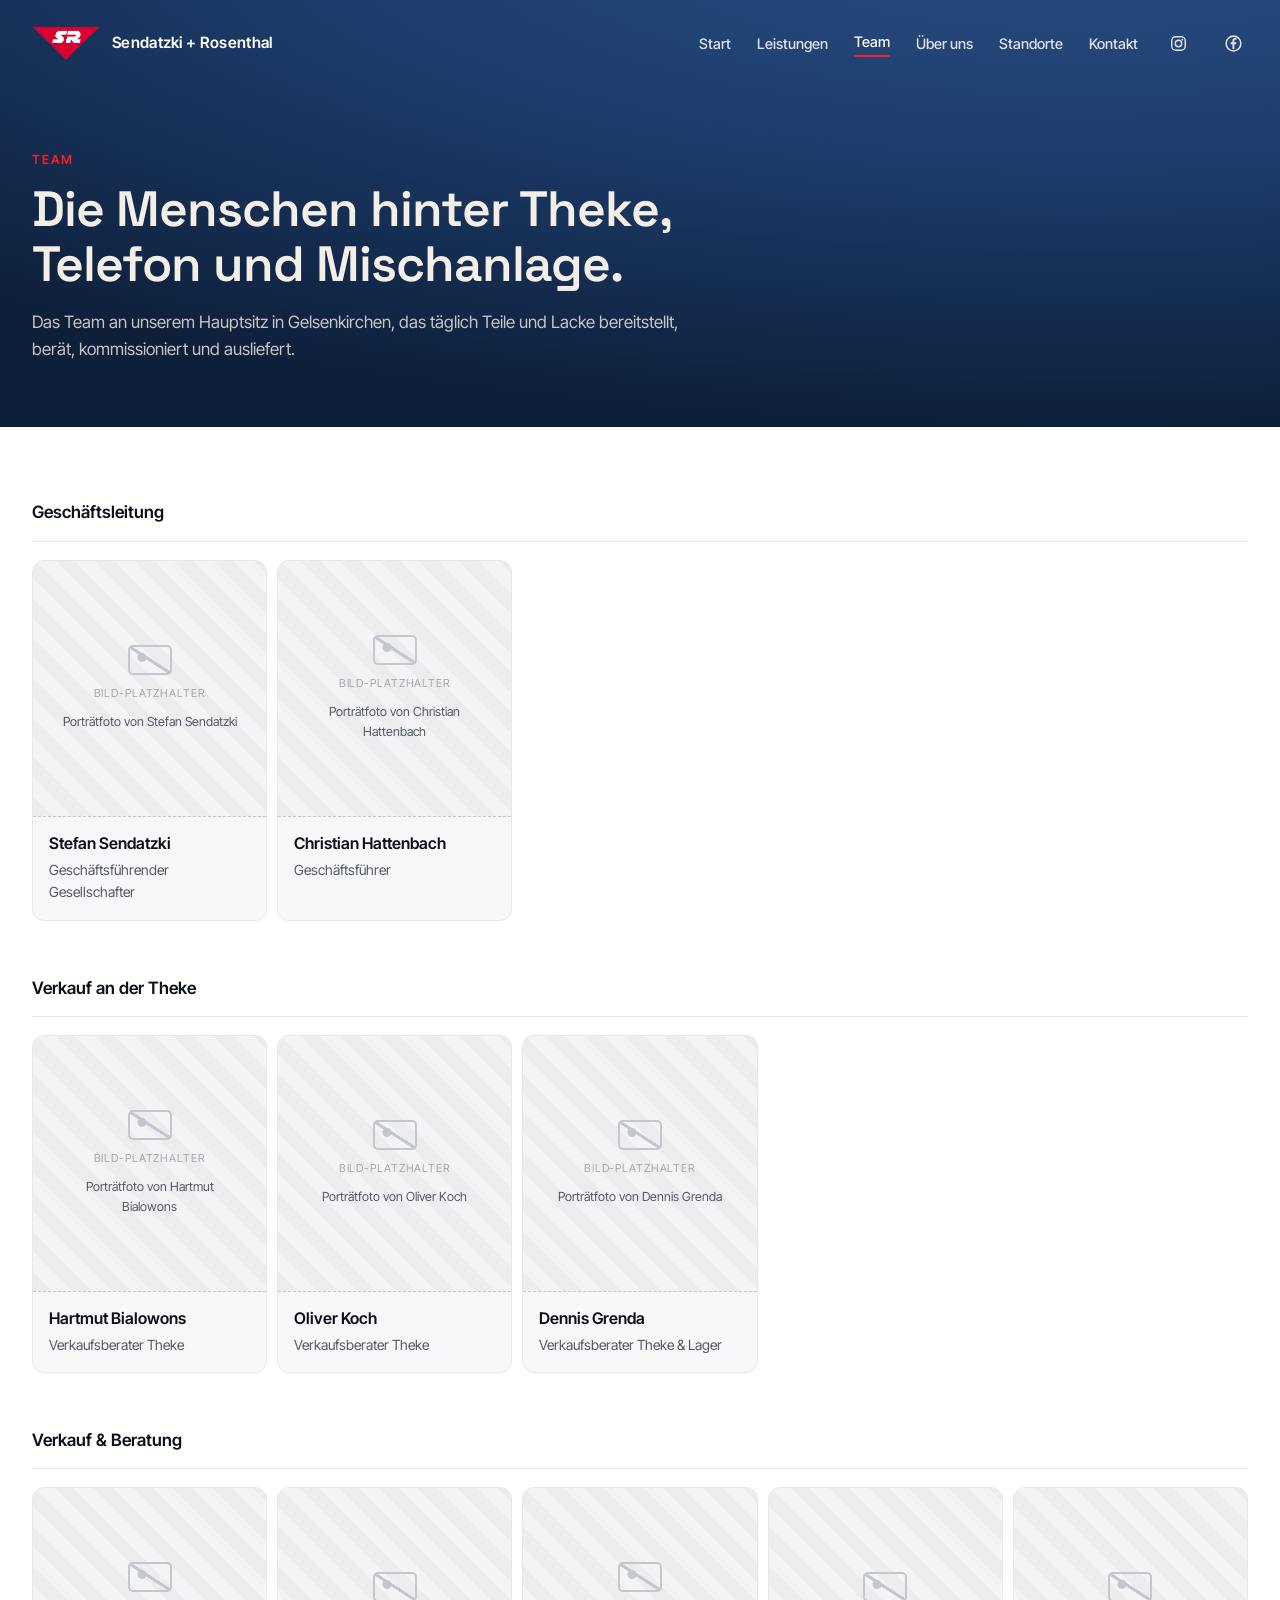
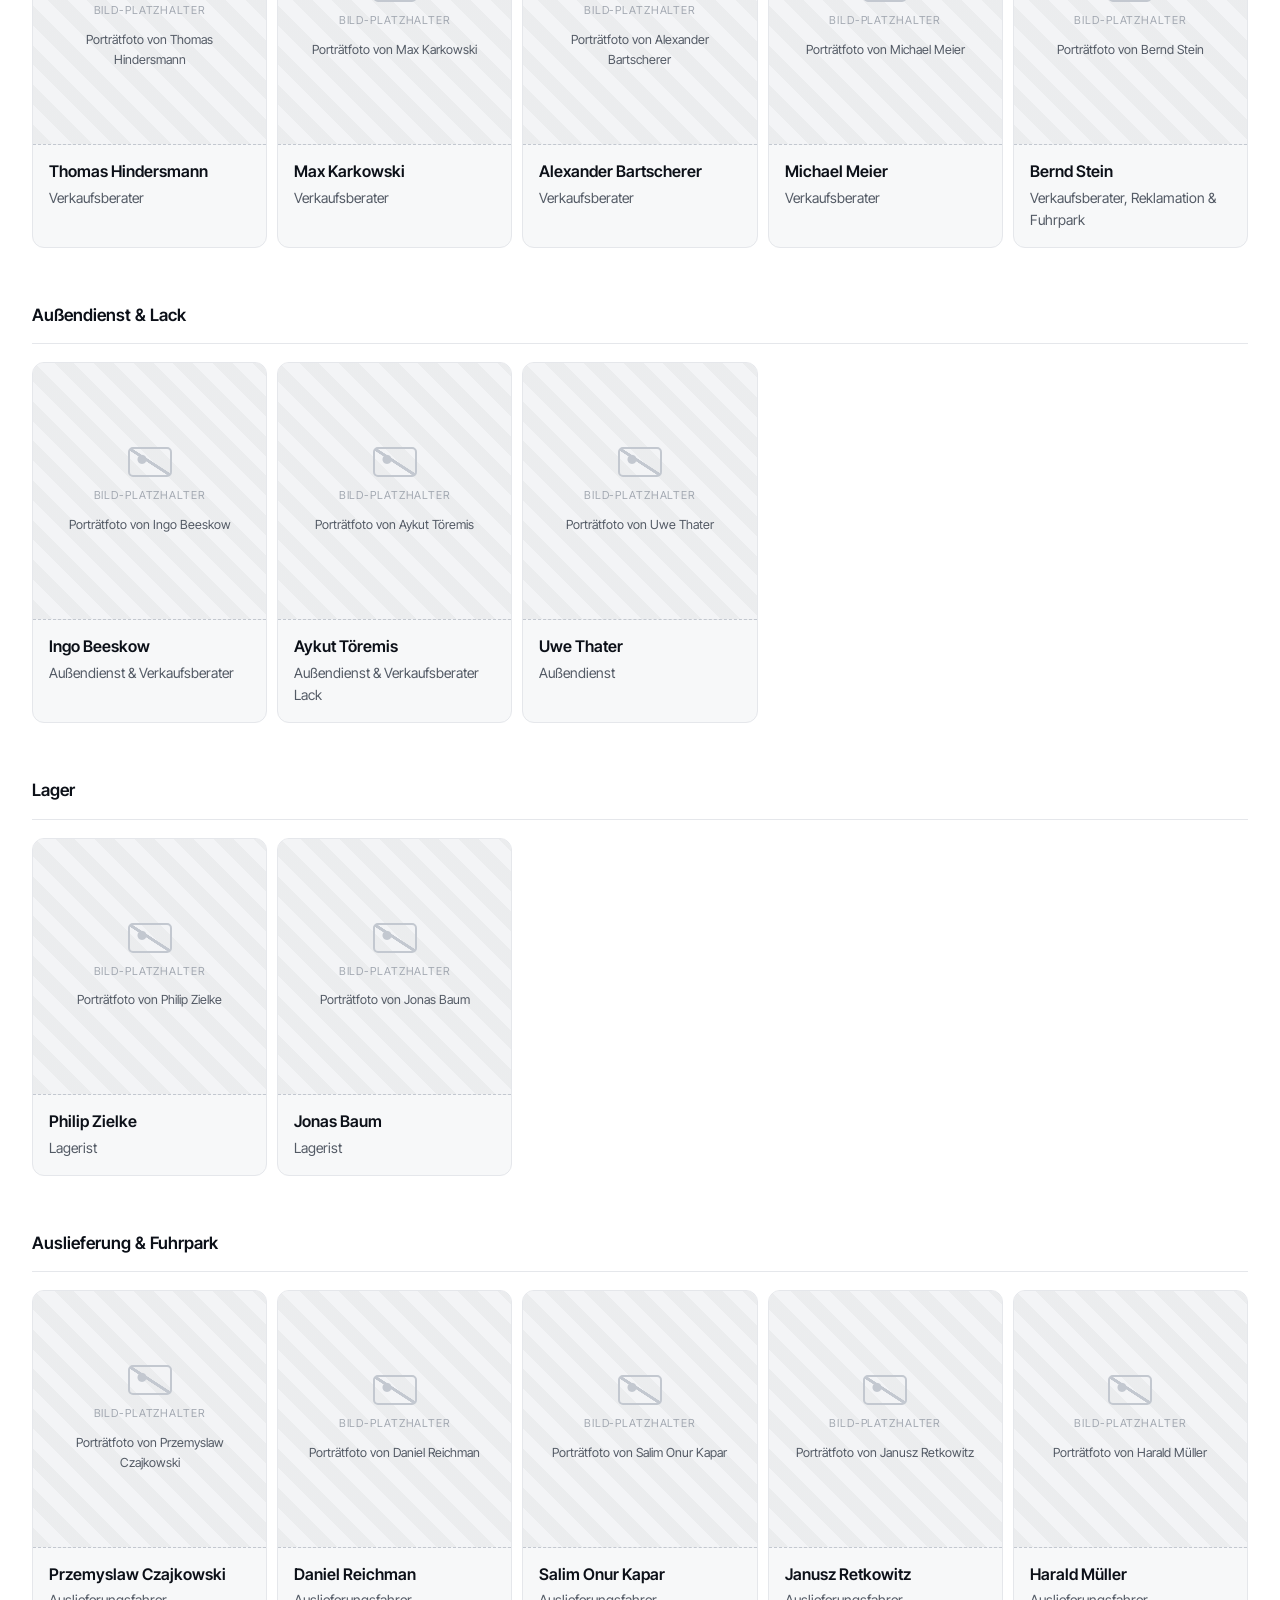
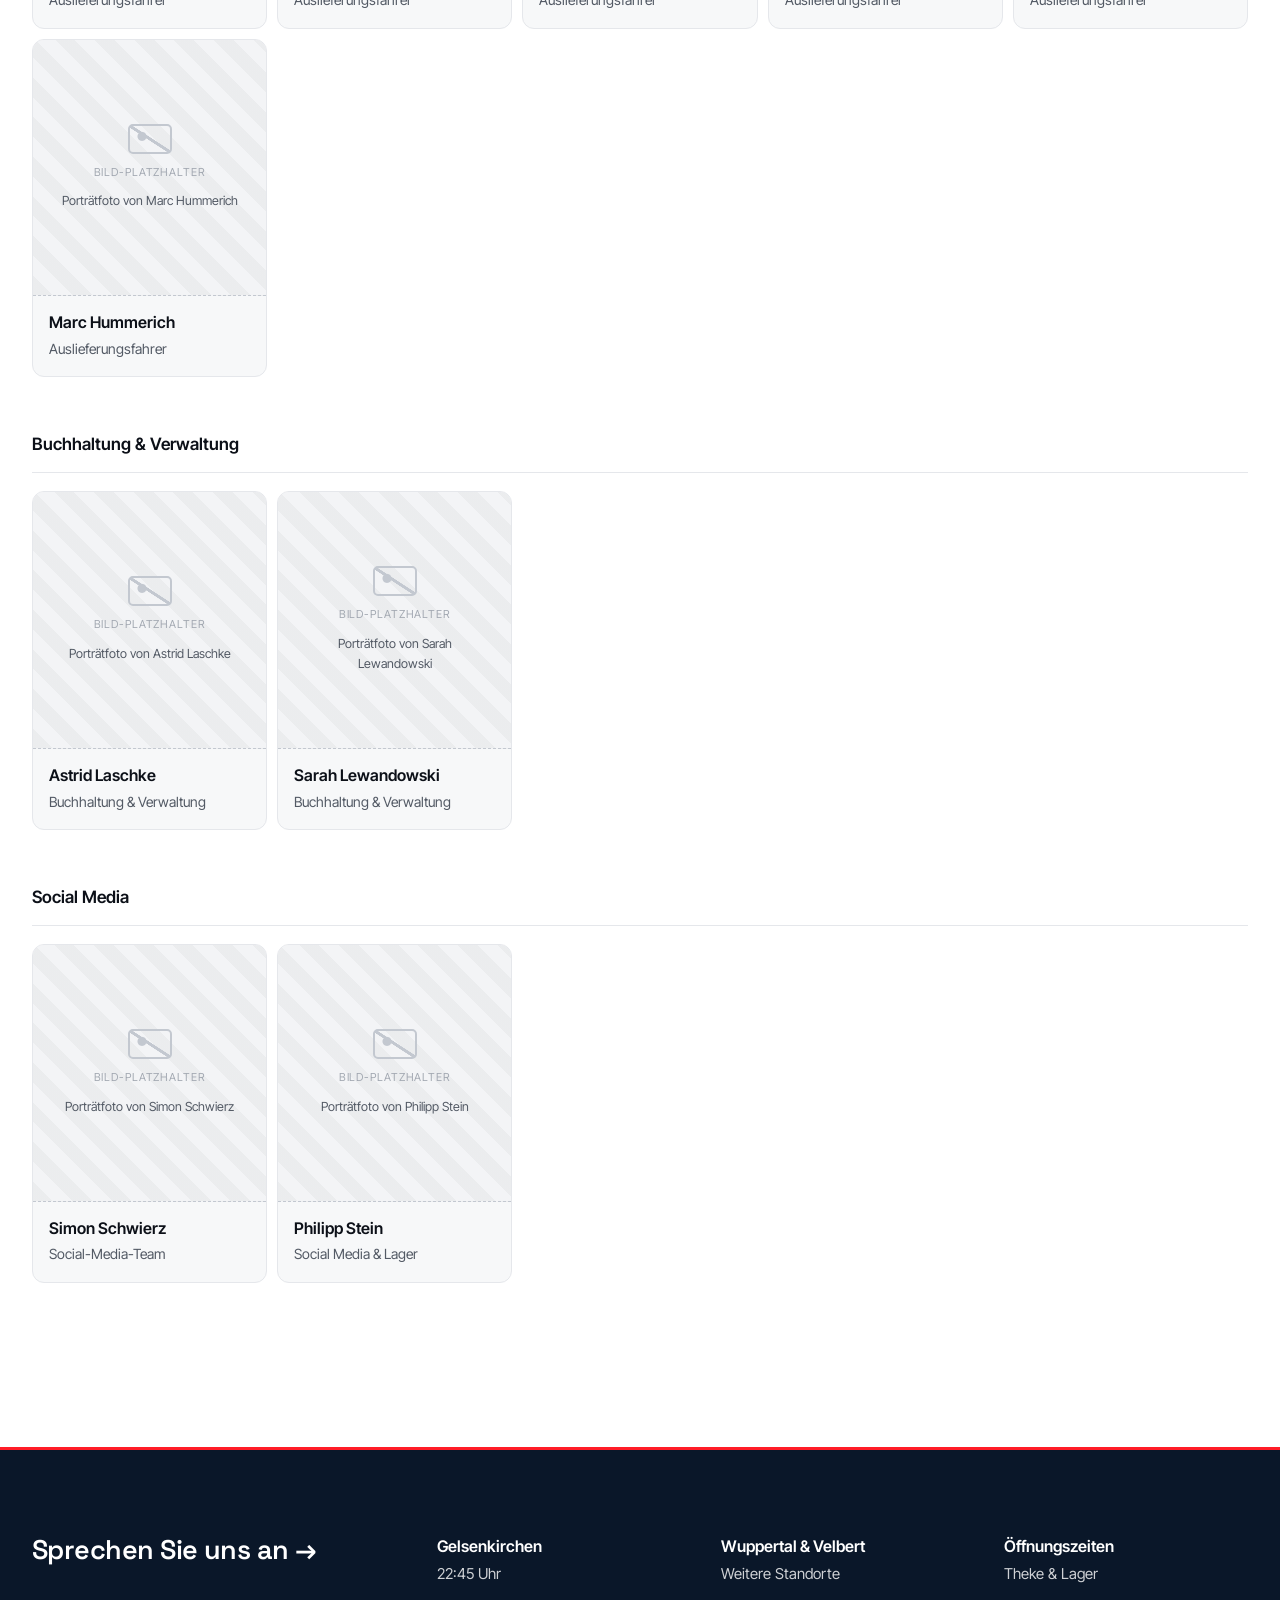
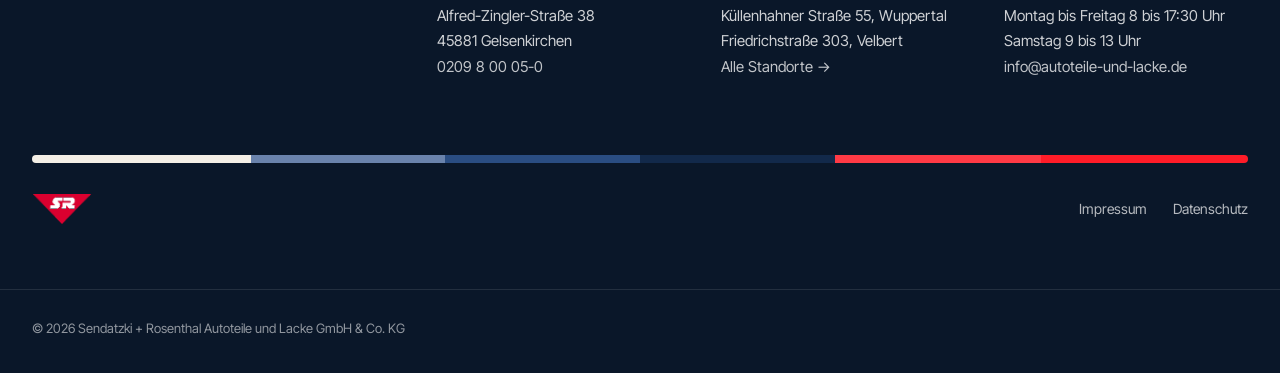
<file: team.html>
<!doctype html>
<html lang="de">
<head>
  <meta charset="utf-8">
  <meta name="viewport" content="width=device-width, initial-scale=1">
  <title>Unser Team | Sendatzki + Rosenthal Autoteile und Lacke</title>
  <meta name="description" content="Das Team von Sendatzki + Rosenthal in Gelsenkirchen: Geschäftsleitung, Verkauf, Außendienst, Lager, Auslieferung und Verwaltung.">
  <link rel="preconnect" href="https://fonts.googleapis.com">
  <link rel="preconnect" href="https://fonts.gstatic.com" crossorigin>
  <link href="https://fonts.googleapis.com/css2?family=Space+Grotesk:wght@400;500;600;700&family=Inter+Tight:wght@400;500;600&display=swap" rel="stylesheet">
  <link rel="stylesheet" href="style.css">
  <link rel="icon" type="image/png" href="assets/logo_sr.png">
</head>
<body>

<header class="site-head">
  <div class="wrap head-row">
    <a class="brand" href="index.html" aria-label="Sendatzki + Rosenthal, zur Startseite">
      <img src="assets/logo_sr.png" alt="S+R Logo" width="46" height="25">
      <span class="brand-name">Sendatzki&nbsp;+&nbsp;Rosenthal</span>
    </a>
    <nav class="main-nav" id="main-nav" aria-label="Hauptnavigation">
      <a href="index.html">Start</a>
      <a href="leistungen.html">Leistungen</a>
      <a href="team.html" aria-current="page">Team</a>
      <a href="ueber-uns.html">Über uns</a>
      <a href="standorte.html">Standorte</a>
      <a href="kontakt.html">Kontakt</a>
      <span class="nav-rule" aria-hidden="true"></span>
      <a class="nav-icon" href="https://www.instagram.com/autula/" rel="noopener" target="_blank" aria-label="Instagram">
        <svg viewBox="0 0 24 24" fill="none" stroke="currentColor" stroke-width="2" aria-hidden="true"><rect x="2.5" y="2.5" width="19" height="19" rx="5.5"/><circle cx="12" cy="12" r="4.5"/><circle cx="17.5" cy="6.5" r="1.3" fill="currentColor" stroke="none"/></svg>
      </a>
      <a class="nav-icon" href="https://www.facebook.com/Autoteile.und.Lacke/" rel="noopener" target="_blank" aria-label="Facebook">
        <svg viewBox="0 0 24 24" fill="none" aria-hidden="true"><circle cx="12" cy="12" r="9.25" stroke="currentColor" stroke-width="2"/><path transform="translate(12 12) scale(0.86) translate(-12.25 -13)" d="M13.5 21v-7h2.6l.4-3h-3V9.1c0-.9.3-1.5 1.6-1.5h1.5V4.9c-.3 0-1.2-.1-2.2-.1-2.2 0-3.7 1.3-3.7 3.8V11H8v3h2.7v7h2.8Z" fill="currentColor"/></svg>
      </a>
    </nav>
    <button class="nav-toggle" id="nav-toggle" aria-expanded="false" aria-controls="main-nav">
      <span class="nav-toggle-bar" aria-hidden="true"></span>
      Menü
    </button>
  </div>
</header>

<main>

  <section class="page-head">
    <div class="wrap">
      <p class="eyebrow">Team</p>
      <h1 class="page-title">Die Menschen hinter Theke, Telefon und Mischanlage.</h1>
      <p class="page-sub">Das Team an unserem Hauptsitz in Gelsenkirchen, das täglich Teile und Lacke bereitstellt, berät, kommissioniert und ausliefert.</p>
    </div>
  </section>

  <section class="page-body">
    <div class="wrap">

      <div class="team-dept reveal">
        <h2>Geschäftsleitung</h2>
        <div class="team-grid">
          <figure class="team-card">
            <div class="ph"><small>Bild-Platzhalter</small><p>Porträtfoto von Stefan Sendatzki</p></div>
            <figcaption><span class="team-name">Stefan Sendatzki</span><span class="team-role">Geschäftsführender Gesellschafter</span></figcaption>
          </figure>
          <figure class="team-card">
            <div class="ph"><small>Bild-Platzhalter</small><p>Porträtfoto von Christian Hattenbach</p></div>
            <figcaption><span class="team-name">Christian Hattenbach</span><span class="team-role">Geschäftsführer</span></figcaption>
          </figure>
        </div>
      </div>

      <div class="team-dept reveal">
        <h2>Verkauf an der Theke</h2>
        <div class="team-grid">
          <figure class="team-card">
            <div class="ph"><small>Bild-Platzhalter</small><p>Porträtfoto von Hartmut Bialowons</p></div>
            <figcaption><span class="team-name">Hartmut Bialowons</span><span class="team-role">Verkaufsberater Theke</span></figcaption>
          </figure>
          <figure class="team-card">
            <div class="ph"><small>Bild-Platzhalter</small><p>Porträtfoto von Oliver Koch</p></div>
            <figcaption><span class="team-name">Oliver Koch</span><span class="team-role">Verkaufsberater Theke</span></figcaption>
          </figure>
          <figure class="team-card">
            <div class="ph"><small>Bild-Platzhalter</small><p>Porträtfoto von Dennis Grenda</p></div>
            <figcaption><span class="team-name">Dennis Grenda</span><span class="team-role">Verkaufsberater Theke &amp; Lager</span></figcaption>
          </figure>
        </div>
      </div>

      <div class="team-dept reveal">
        <h2>Verkauf &amp; Beratung</h2>
        <div class="team-grid">
          <figure class="team-card">
            <div class="ph"><small>Bild-Platzhalter</small><p>Porträtfoto von Thomas Hindersmann</p></div>
            <figcaption><span class="team-name">Thomas Hindersmann</span><span class="team-role">Verkaufsberater</span></figcaption>
          </figure>
          <figure class="team-card">
            <div class="ph"><small>Bild-Platzhalter</small><p>Porträtfoto von Max Karkowski</p></div>
            <figcaption><span class="team-name">Max Karkowski</span><span class="team-role">Verkaufsberater</span></figcaption>
          </figure>
          <figure class="team-card">
            <div class="ph"><small>Bild-Platzhalter</small><p>Porträtfoto von Alexander Bartscherer</p></div>
            <figcaption><span class="team-name">Alexander Bartscherer</span><span class="team-role">Verkaufsberater</span></figcaption>
          </figure>
          <figure class="team-card">
            <div class="ph"><small>Bild-Platzhalter</small><p>Porträtfoto von Michael Meier</p></div>
            <figcaption><span class="team-name">Michael Meier</span><span class="team-role">Verkaufsberater</span></figcaption>
          </figure>
          <figure class="team-card">
            <div class="ph"><small>Bild-Platzhalter</small><p>Porträtfoto von Bernd Stein</p></div>
            <figcaption><span class="team-name">Bernd Stein</span><span class="team-role">Verkaufsberater, Reklamation &amp; Fuhrpark</span></figcaption>
          </figure>
        </div>
      </div>

      <div class="team-dept reveal">
        <h2>Außendienst &amp; Lack</h2>
        <div class="team-grid">
          <figure class="team-card">
            <div class="ph"><small>Bild-Platzhalter</small><p>Porträtfoto von Ingo Beeskow</p></div>
            <figcaption><span class="team-name">Ingo Beeskow</span><span class="team-role">Außendienst &amp; Verkaufsberater</span></figcaption>
          </figure>
          <figure class="team-card">
            <div class="ph"><small>Bild-Platzhalter</small><p>Porträtfoto von Aykut Töremis</p></div>
            <figcaption><span class="team-name">Aykut Töremis</span><span class="team-role">Außendienst &amp; Verkaufsberater Lack</span></figcaption>
          </figure>
          <figure class="team-card">
            <div class="ph"><small>Bild-Platzhalter</small><p>Porträtfoto von Uwe Thater</p></div>
            <figcaption><span class="team-name">Uwe Thater</span><span class="team-role">Außendienst</span></figcaption>
          </figure>
        </div>
      </div>

      <div class="team-dept reveal">
        <h2>Lager</h2>
        <div class="team-grid">
          <figure class="team-card">
            <div class="ph"><small>Bild-Platzhalter</small><p>Porträtfoto von Philip Zielke</p></div>
            <figcaption><span class="team-name">Philip Zielke</span><span class="team-role">Lagerist</span></figcaption>
          </figure>
          <figure class="team-card">
            <div class="ph"><small>Bild-Platzhalter</small><p>Porträtfoto von Jonas Baum</p></div>
            <figcaption><span class="team-name">Jonas Baum</span><span class="team-role">Lagerist</span></figcaption>
          </figure>
        </div>
      </div>

      <div class="team-dept reveal">
        <h2>Auslieferung &amp; Fuhrpark</h2>
        <div class="team-grid">
          <figure class="team-card">
            <div class="ph"><small>Bild-Platzhalter</small><p>Porträtfoto von Przemyslaw Czajkowski</p></div>
            <figcaption><span class="team-name">Przemyslaw Czajkowski</span><span class="team-role">Auslieferungsfahrer</span></figcaption>
          </figure>
          <figure class="team-card">
            <div class="ph"><small>Bild-Platzhalter</small><p>Porträtfoto von Daniel Reichman</p></div>
            <figcaption><span class="team-name">Daniel Reichman</span><span class="team-role">Auslieferungsfahrer</span></figcaption>
          </figure>
          <figure class="team-card">
            <div class="ph"><small>Bild-Platzhalter</small><p>Porträtfoto von Salim Onur Kapar</p></div>
            <figcaption><span class="team-name">Salim Onur Kapar</span><span class="team-role">Auslieferungsfahrer</span></figcaption>
          </figure>
          <figure class="team-card">
            <div class="ph"><small>Bild-Platzhalter</small><p>Porträtfoto von Janusz Retkowitz</p></div>
            <figcaption><span class="team-name">Janusz Retkowitz</span><span class="team-role">Auslieferungsfahrer</span></figcaption>
          </figure>
          <figure class="team-card">
            <div class="ph"><small>Bild-Platzhalter</small><p>Porträtfoto von Harald Müller</p></div>
            <figcaption><span class="team-name">Harald Müller</span><span class="team-role">Auslieferungsfahrer</span></figcaption>
          </figure>
          <figure class="team-card">
            <div class="ph"><small>Bild-Platzhalter</small><p>Porträtfoto von Marc Hummerich</p></div>
            <figcaption><span class="team-name">Marc Hummerich</span><span class="team-role">Auslieferungsfahrer</span></figcaption>
          </figure>
        </div>
      </div>

      <div class="team-dept reveal">
        <h2>Buchhaltung &amp; Verwaltung</h2>
        <div class="team-grid">
          <figure class="team-card">
            <div class="ph"><small>Bild-Platzhalter</small><p>Porträtfoto von Astrid Laschke</p></div>
            <figcaption><span class="team-name">Astrid Laschke</span><span class="team-role">Buchhaltung &amp; Verwaltung</span></figcaption>
          </figure>
          <figure class="team-card">
            <div class="ph"><small>Bild-Platzhalter</small><p>Porträtfoto von Sarah Lewandowski</p></div>
            <figcaption><span class="team-name">Sarah Lewandowski</span><span class="team-role">Buchhaltung &amp; Verwaltung</span></figcaption>
          </figure>
        </div>
      </div>

      <div class="team-dept reveal">
        <h2>Social Media</h2>
        <div class="team-grid">
          <figure class="team-card">
            <div class="ph"><small>Bild-Platzhalter</small><p>Porträtfoto von Simon Schwierz</p></div>
            <figcaption><span class="team-name">Simon Schwierz</span><span class="team-role">Social-Media-Team</span></figcaption>
          </figure>
          <figure class="team-card">
            <div class="ph"><small>Bild-Platzhalter</small><p>Porträtfoto von Philipp Stein</p></div>
            <figcaption><span class="team-name">Philipp Stein</span><span class="team-role">Social Media &amp; Lager</span></figcaption>
          </figure>
        </div>
      </div>

    </div>
  </section>

  <section class="outro outro--compact">
    <footer class="site-foot">
      <div class="wrap">
        <a class="foot-cta" href="kontakt.html">Sprechen Sie uns an&nbsp;<span aria-hidden="true">→</span></a>
        <div class="foot-cols">
          <div class="foot-col">
            <h3>Gelsenkirchen</h3>
            <p class="foot-time" id="clock" aria-hidden="true"></p>
            <address>
              Alfred-Zingler-Straße 38<br>
              45881 Gelsenkirchen<br>
              <a href="tel:+49209800050">0209 8 00 05-0</a>
            </address>
          </div>
          <div class="foot-col">
            <h3>Wuppertal &amp; Velbert</h3>
            <p class="foot-time">Weitere Standorte</p>
            <address>
              Küllenhahner Straße 55, Wuppertal<br>
              Friedrichstraße 303, Velbert<br>
              <a href="standorte.html">Alle Standorte →</a>
            </address>
          </div>
          <div class="foot-col">
            <h3>Öffnungszeiten</h3>
            <p class="foot-time">Theke &amp; Lager</p>
            <p>
              Montag bis Freitag 8 bis 17:30 Uhr<br>
              Samstag 9 bis 13 Uhr<br>
              <a href="mailto:info@autoteile-und-lacke.de">info@autoteile-und-lacke.de</a>
            </p>
          </div>
        </div>
        <div class="foot-meta">
          <img class="foot-logo" src="assets/logo_sr.png" alt="" width="46" height="25">
          <nav class="foot-links" aria-label="Rechtliches">
            <a href="impressum.html">Impressum</a>
            <a href="datenschutz.html">Datenschutz</a>
          </nav>
        </div>
      </div>
    </footer>
    <div class="outro-close">
      <p class="wrap copyright">© 2026 Sendatzki + Rosenthal Autoteile und Lacke GmbH &amp; Co. KG</p>
    </div>
  </section>

</main>

<script src="script.js"></script>
</body>
</html>
</file>
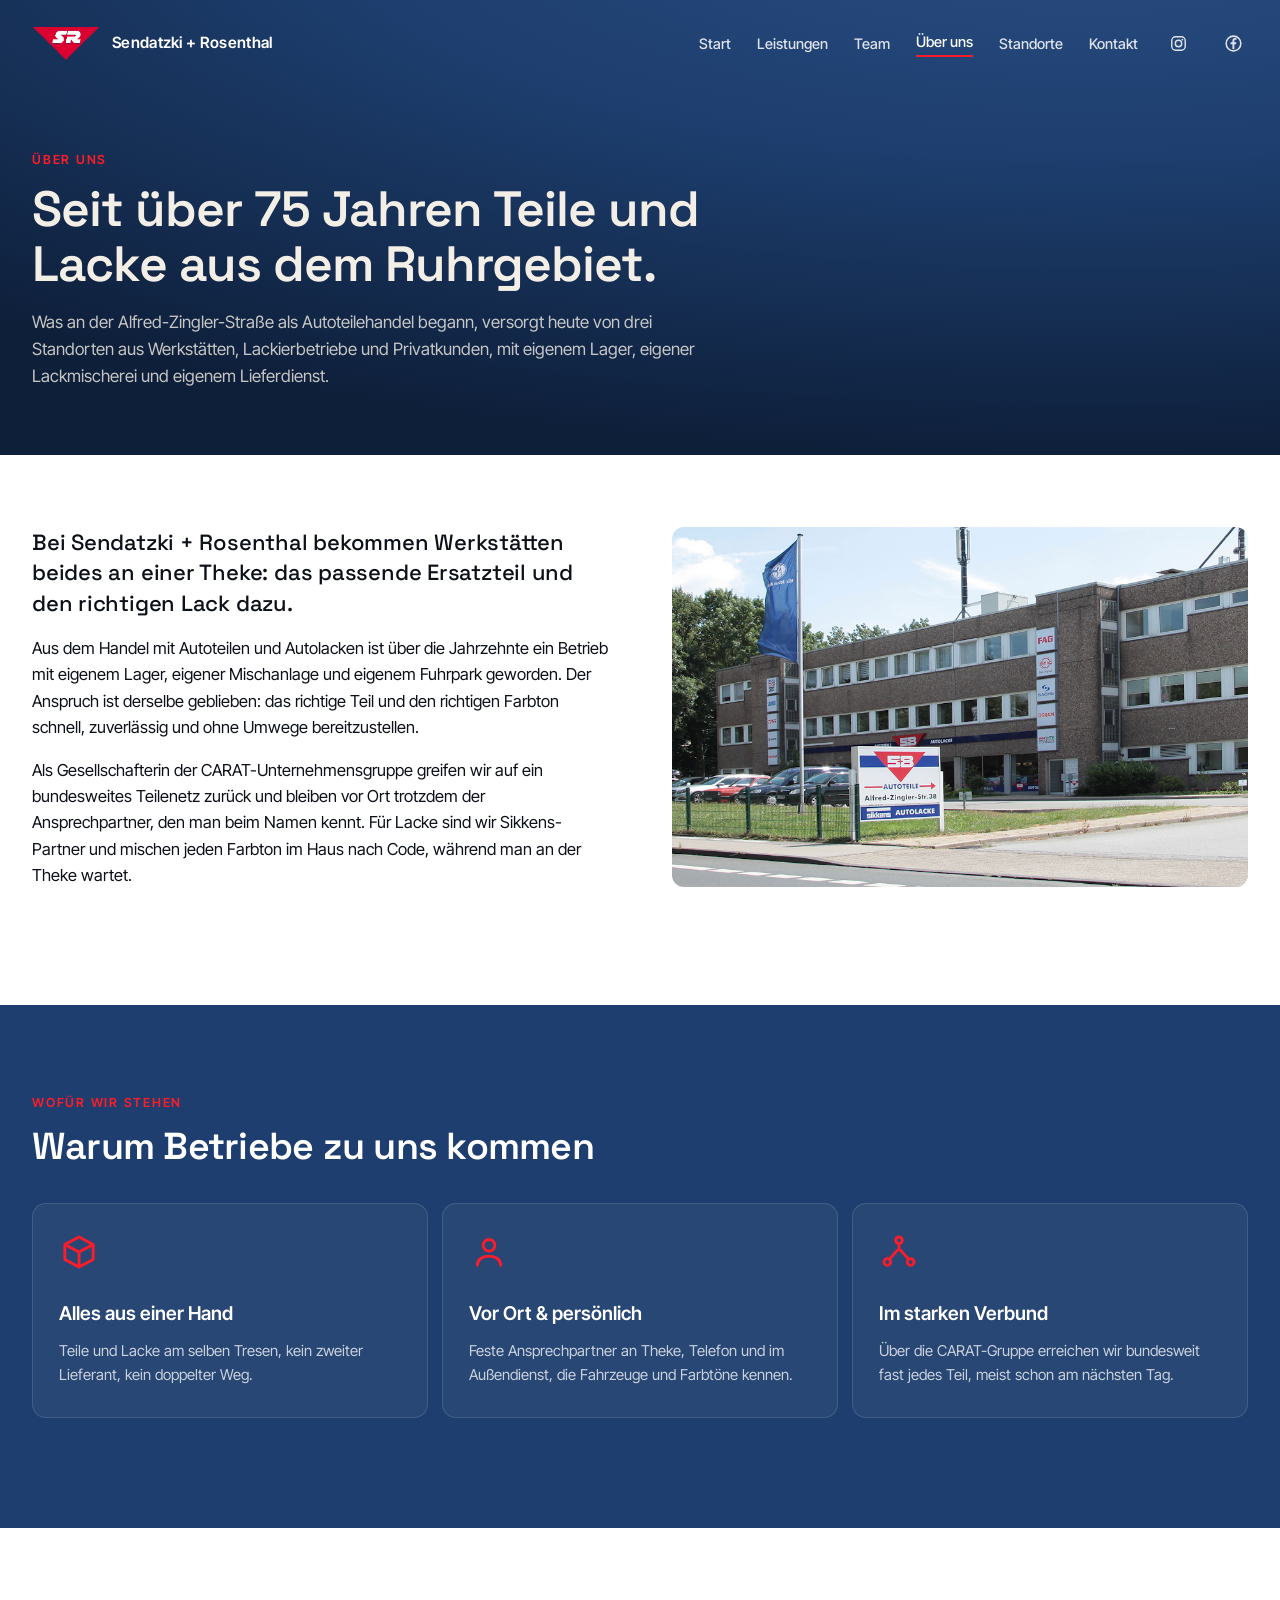
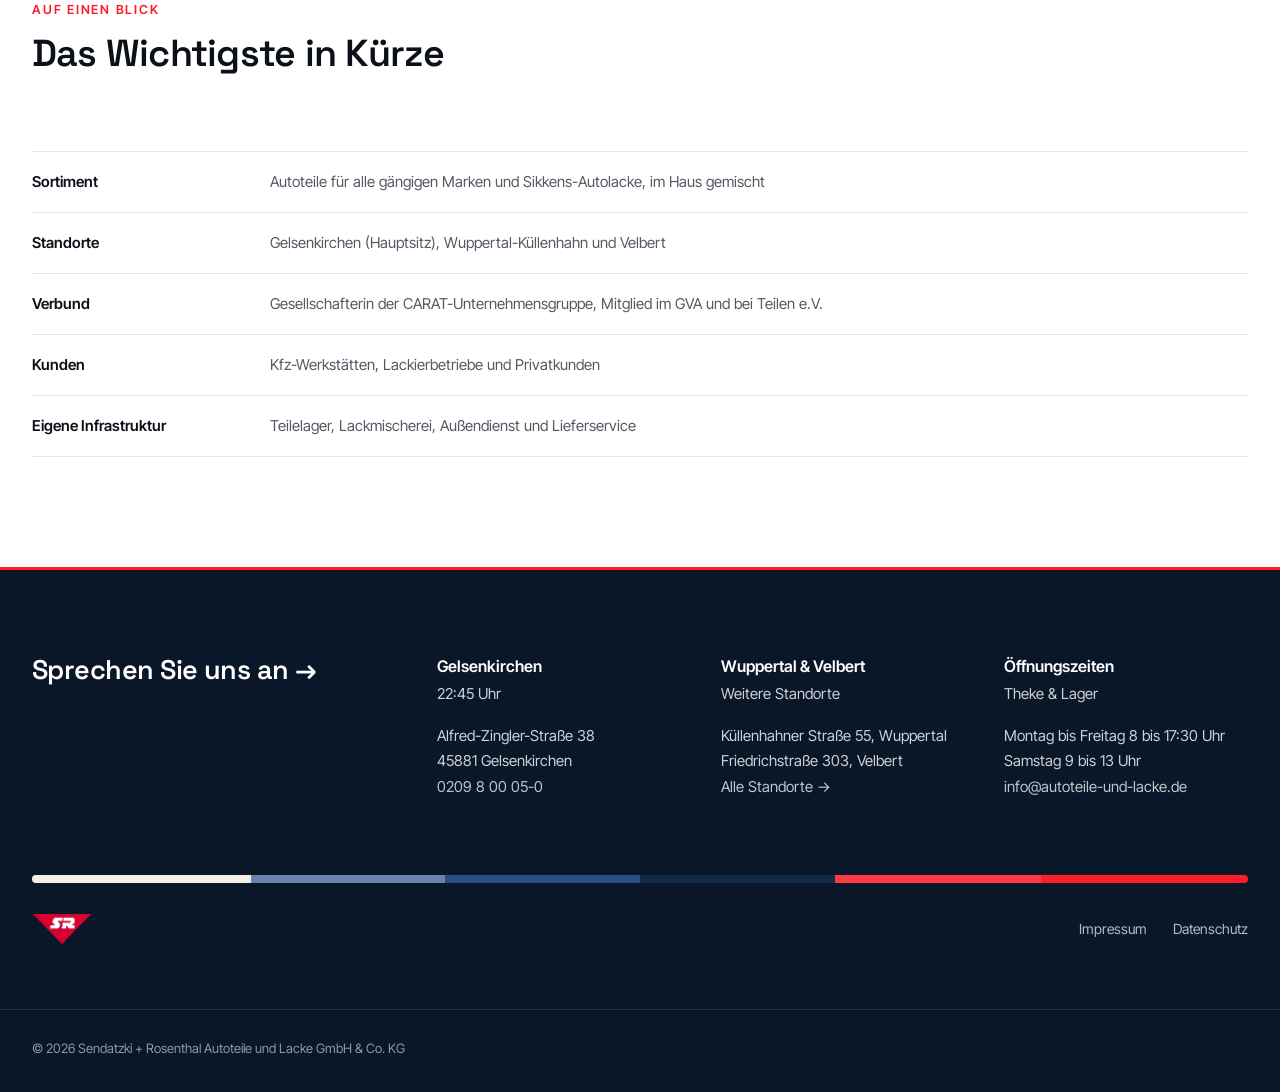
<file: ueber-uns.html>
<!doctype html>
<html lang="de">
<head>
  <meta charset="utf-8">
  <meta name="viewport" content="width=device-width, initial-scale=1">
  <title>Über uns | Sendatzki + Rosenthal Autoteile und Lacke</title>
  <meta name="description" content="Sendatzki + Rosenthal: Familienunternehmen für Autoteile und Lacke im Ruhrgebiet, Mitglied der CARAT-Gruppe, drei Standorte in Gelsenkirchen, Wuppertal und Velbert.">
  <link rel="preconnect" href="https://fonts.googleapis.com">
  <link rel="preconnect" href="https://fonts.gstatic.com" crossorigin>
  <link href="https://fonts.googleapis.com/css2?family=Space+Grotesk:wght@400;500;600;700&family=Inter+Tight:wght@400;500;600&display=swap" rel="stylesheet">
  <link rel="stylesheet" href="style.css">
  <link rel="icon" type="image/png" href="assets/logo_sr.png">
</head>
<body>

<header class="site-head">
  <div class="wrap head-row">
    <a class="brand" href="index.html" aria-label="Sendatzki + Rosenthal, zur Startseite">
      <img src="assets/logo_sr.png" alt="S+R Logo" width="46" height="25">
      <span class="brand-name">Sendatzki&nbsp;+&nbsp;Rosenthal</span>
    </a>
    <nav class="main-nav" id="main-nav" aria-label="Hauptnavigation">
      <a href="index.html">Start</a>
      <a href="leistungen.html">Leistungen</a>
      <a href="team.html">Team</a>
      <a href="ueber-uns.html" aria-current="page">Über uns</a>
      <a href="standorte.html">Standorte</a>
      <a href="kontakt.html">Kontakt</a>
      <span class="nav-rule" aria-hidden="true"></span>
      <a class="nav-icon" href="https://www.instagram.com/autula/" rel="noopener" target="_blank" aria-label="Instagram">
        <svg viewBox="0 0 24 24" fill="none" stroke="currentColor" stroke-width="2" aria-hidden="true"><rect x="2.5" y="2.5" width="19" height="19" rx="5.5"/><circle cx="12" cy="12" r="4.5"/><circle cx="17.5" cy="6.5" r="1.3" fill="currentColor" stroke="none"/></svg>
      </a>
      <a class="nav-icon" href="https://www.facebook.com/Autoteile.und.Lacke/" rel="noopener" target="_blank" aria-label="Facebook">
        <svg viewBox="0 0 24 24" fill="none" aria-hidden="true"><circle cx="12" cy="12" r="9.25" stroke="currentColor" stroke-width="2"/><path transform="translate(12 12) scale(0.86) translate(-12.25 -13)" d="M13.5 21v-7h2.6l.4-3h-3V9.1c0-.9.3-1.5 1.6-1.5h1.5V4.9c-.3 0-1.2-.1-2.2-.1-2.2 0-3.7 1.3-3.7 3.8V11H8v3h2.7v7h2.8Z" fill="currentColor"/></svg>
      </a>
    </nav>
    <button class="nav-toggle" id="nav-toggle" aria-expanded="false" aria-controls="main-nav">
      <span class="nav-toggle-bar" aria-hidden="true"></span>
      Menü
    </button>
  </div>
</header>

<main>

  <section class="page-head">
    <div class="wrap">
      <p class="eyebrow">Über uns</p>
      <h1 class="page-title">Seit über 75 Jahren Teile und Lacke aus dem Ruhrgebiet.</h1>
      <p class="page-sub">Was an der Alfred-Zingler-Straße als Autoteilehandel begann, versorgt heute von drei Standorten aus Werkstätten, Lackierbetriebe und Privatkunden, mit eigenem Lager, eigener Lackmischerei und eigenem Lieferdienst.</p>
    </div>
  </section>

  <section class="page-body page-body--tight">
    <div class="wrap">
      <div class="about-cols reveal">
        <div class="prose">
          <p class="lead">Bei Sendatzki + Rosenthal bekommen Werkstätten beides an einer Theke: das passende Ersatzteil und den richtigen Lack dazu.</p>
          <p>Aus dem Handel mit Autoteilen und Autolacken ist über die Jahrzehnte ein Betrieb mit eigenem Lager, eigener Mischanlage und eigenem Fuhrpark geworden. Der Anspruch ist derselbe geblieben: das richtige Teil und den richtigen Farbton schnell, zuverlässig und ohne Umwege bereitzustellen.</p>
          <p>Als Gesellschafterin der CARAT-Unternehmensgruppe greifen wir auf ein bundesweites Teilenetz zurück und bleiben vor Ort trotzdem der Ansprechpartner, den man beim Namen kennt. Für Lacke sind wir Sikkens-Partner und mischen jeden Farbton im Haus nach Code, während man an der Theke wartet.</p>
        </div>
        <figure class="work-media">
          <img src="assets/gebaeude_aussen.png" alt="Firmengebäude von Sendatzki + Rosenthal an der Alfred-Zingler-Straße 38 in Gelsenkirchen" loading="lazy">
        </figure>
      </div>
    </div>
  </section>

  <section class="services band-navy">
    <div class="wrap">
      <div class="section-head">
        <div class="section-head-text">
          <p class="eyebrow">Wofür wir stehen</p>
          <h2>Warum Betriebe zu uns kommen</h2>
        </div>
      </div>
      <div class="service-grid reveal">
        <article class="service-card">
          <svg class="service-ic" viewBox="0 0 24 24" fill="none" stroke="currentColor" stroke-width="1.7" stroke-linejoin="round" aria-hidden="true"><path d="M12 3 3.5 7.5v9L12 21l8.5-4.5v-9L12 3z"/><path d="M3.5 7.5 12 12l8.5-4.5"/><path d="M12 12v9"/></svg>
          <h3>Alles aus einer Hand</h3>
          <p>Teile und Lacke am selben Tresen, kein zweiter Lieferant, kein doppelter Weg.</p>
        </article>
        <article class="service-card">
          <svg class="service-ic" viewBox="0 0 24 24" fill="none" stroke="currentColor" stroke-width="1.7" stroke-linecap="round" stroke-linejoin="round" aria-hidden="true"><circle cx="12" cy="8" r="3.5"/><path d="M5 20c0-3.6 3.1-5.5 7-5.5s7 1.9 7 5.5"/></svg>
          <h3>Vor Ort &amp; persönlich</h3>
          <p>Feste Ansprechpartner an Theke, Telefon und im Außendienst, die Fahrzeuge und Farbtöne kennen.</p>
        </article>
        <article class="service-card">
          <svg class="service-ic" viewBox="0 0 24 24" fill="none" stroke="currentColor" stroke-width="1.7" stroke-linecap="round" stroke-linejoin="round" aria-hidden="true"><circle cx="12" cy="5" r="2"/><circle cx="5" cy="18" r="2"/><circle cx="19" cy="18" r="2"/><path d="M12 7v3.5M11 11l-4.5 5M13 11l4.5 5"/></svg>
          <h3>Im starken Verbund</h3>
          <p>Über die CARAT-Gruppe erreichen wir bundesweit fast jedes Teil, meist schon am nächsten Tag.</p>
        </article>
      </div>
    </div>
  </section>

  <section class="page-body">
    <div class="wrap">
      <div class="section-head">
        <div class="section-head-text">
          <p class="eyebrow">Auf einen Blick</p>
          <h2>Das Wichtigste in Kürze</h2>
        </div>
      </div>
      <ul class="fact-list reveal">
        <li><strong>Sortiment</strong><span>Autoteile für alle gängigen Marken und Sikkens-Autolacke, im Haus gemischt</span></li>
        <li><strong>Standorte</strong><span>Gelsenkirchen (Hauptsitz), Wuppertal-Küllenhahn und Velbert</span></li>
        <li><strong>Verbund</strong><span>Gesellschafterin der CARAT-Unternehmensgruppe, Mitglied im GVA und bei Teilen&nbsp;e.V.</span></li>
        <li><strong>Kunden</strong><span>Kfz-Werkstätten, Lackierbetriebe und Privatkunden</span></li>
        <li><strong>Eigene Infrastruktur</strong><span>Teilelager, Lackmischerei, Außendienst und Lieferservice</span></li>
      </ul>
    </div>
  </section>

  <section class="outro outro--compact">
    <footer class="site-foot">
      <div class="wrap">
        <a class="foot-cta" href="kontakt.html">Sprechen Sie uns an&nbsp;<span aria-hidden="true">→</span></a>
        <div class="foot-cols">
          <div class="foot-col">
            <h3>Gelsenkirchen</h3>
            <p class="foot-time" id="clock" aria-hidden="true"></p>
            <address>
              Alfred-Zingler-Straße 38<br>
              45881 Gelsenkirchen<br>
              <a href="tel:+49209800050">0209 8 00 05-0</a>
            </address>
          </div>
          <div class="foot-col">
            <h3>Wuppertal &amp; Velbert</h3>
            <p class="foot-time">Weitere Standorte</p>
            <address>
              Küllenhahner Straße 55, Wuppertal<br>
              Friedrichstraße 303, Velbert<br>
              <a href="standorte.html">Alle Standorte →</a>
            </address>
          </div>
          <div class="foot-col">
            <h3>Öffnungszeiten</h3>
            <p class="foot-time">Theke &amp; Lager</p>
            <p>
              Montag bis Freitag 8 bis 17:30 Uhr<br>
              Samstag 9 bis 13 Uhr<br>
              <a href="mailto:info@autoteile-und-lacke.de">info@autoteile-und-lacke.de</a>
            </p>
          </div>
        </div>
        <div class="foot-meta">
          <img class="foot-logo" src="assets/logo_sr.png" alt="" width="46" height="25">
          <nav class="foot-links" aria-label="Rechtliches">
            <a href="impressum.html">Impressum</a>
            <a href="datenschutz.html">Datenschutz</a>
          </nav>
        </div>
      </div>
    </footer>
    <div class="outro-close">
      <p class="wrap copyright">© 2026 Sendatzki + Rosenthal Autoteile und Lacke GmbH &amp; Co. KG</p>
    </div>
  </section>

</main>

<script src="script.js"></script>
</body>
</html>
</file>
<file: style.css>
/* =====================================================
   Sendatzki + Rosenthal, Autoteile und Lacke
   Marke: Navy #1D3E6E + Signalrot #FF1C28.
   Navy-Hero mit Lagerbild, Rot als einziger Akzent.
   Display: Newsreader · Body/UI: Inter Tight
   ===================================================== */

:root {
  --paper: #ffffff;
  --gray-50: #f7f8f9;
  --gray-100: #f3f4f6;
  --line: #e5e7eb;
  --ink: #0c1018;
  --muted: #535a65;
  --faint: #a3a9b2;

  --red: #ff1c28;
  --red-hover: #db111c;
  --red-deep: #7a0f16;

  --navy: #1d3e6e;
  --navy-mid: #2a4d82;
  --navy-deep: #0e1f3a;
  --navy-ink: #0a1729;

  --warm-white: #f4efe6;

  --font-display: "Space Grotesk", "Inter Tight", "Segoe UI", system-ui, sans-serif;
  --font-body: "Inter Tight", "Segoe UI", system-ui, sans-serif;

  --wrap: 1340px;
  --pad: 32px;
  --radius: 12px;
}

* { box-sizing: border-box; }

html { scroll-behavior: smooth; }

body {
  margin: 0;
  background: var(--paper);
  color: var(--ink);
  font-family: var(--font-body);
  font-size: 16.5px;
  line-height: 1.6;
  -webkit-font-smoothing: antialiased;
}

img { max-width: 100%; display: block; }

a { color: inherit; }

h1, h2, h3, p, ul, address, figure { margin: 0; }

address { font-style: normal; }

.wrap {
  width: min(var(--wrap), 100% - 2 * var(--pad));
  margin-inline: auto;
}

:focus-visible {
  outline: 2px solid var(--red);
  outline-offset: 3px;
  border-radius: 2px;
}

/* =============== HEADER =============== */

.site-head {
  position: absolute;
  inset: 0 0 auto 0;
  z-index: 20;
  padding-block: 24px;
}

.head-row {
  display: flex;
  align-items: center;
  justify-content: space-between;
  gap: 16px;
}

.brand {
  display: flex;
  align-items: center;
  gap: 12px;
  text-decoration: none;
  color: #fff;
}

.brand img { width: 68px; height: auto; }

.brand-name {
  font-size: 15.5px;
  font-weight: 600;
  letter-spacing: 0.02em;
  white-space: nowrap;
}

.main-nav {
  display: flex;
  align-items: center;
  gap: 26px;
}

.main-nav a {
  color: rgba(255, 255, 255, 0.85);
  text-decoration: none;
  font-size: 14.5px;
  font-weight: 500;
  padding-block: 6px;
}

.main-nav a:hover { color: #fff; }

.nav-rule { display: none; }

.nav-toggle {
  display: none;
  align-items: center;
  gap: 8px;
  background: rgba(255, 255, 255, 0.14);
  border: 1px solid rgba(255, 255, 255, 0.3);
  color: #fff;
  font: 500 13px var(--font-body);
  padding: 10px 16px;
  border-radius: 999px;
  cursor: pointer;
}

.nav-toggle-bar {
  width: 14px;
  height: 2px;
  background: currentColor;
  box-shadow: 0 5px 0 currentColor, 0 -5px 0 currentColor;
}

/* =============== HERO =============== */

.hero {
  /* Werkstatt-Blau: tiefes Navy mit Lichtkegel oben rechts */
  background:
    radial-gradient(120% 120% at 82% -10%, var(--navy-mid) 0%, var(--navy) 40%, var(--navy-deep) 100%);
  color: var(--warm-white);
  padding-top: 128px;
  padding-bottom: 64px;
  min-height: 100vh;
  display: flex;
  align-items: center;
}

.hero-grid {
  display: grid;
  grid-template-columns: 1.04fr 0.96fr;
  gap: clamp(30px, 5vw, 74px);
  align-items: center;
  width: min(var(--wrap), 100% - 2 * var(--pad));
  margin-inline: auto;
}

.hero-eyebrow {
  display: flex;
  align-items: center;
  gap: 12px;
  font-size: 12px;
  font-weight: 600;
  letter-spacing: 0.14em;
  text-transform: uppercase;
  color: rgba(244, 239, 230, 0.72);
  margin-bottom: 24px;
}

.hero-eyebrow::before {
  content: "";
  width: 28px;
  height: 2px;
  background: var(--red);
}

.hero-title {
  font-family: var(--font-display);
  font-weight: 600;
  font-size: clamp(2.05rem, 4.2vw, 4.1rem);
  line-height: 1.08;
  letter-spacing: -0.02em;
  color: #fff;
  text-wrap: balance;
}

.rot-word {
  color: var(--warm-white);
  transition: color 0.45s ease;
  white-space: nowrap;
}

.rot-word.is-active { color: var(--red); }

.hero-actions {
  display: flex;
  flex-wrap: wrap;
  align-items: center;
  gap: 14px;
  margin-top: 34px;
}

.btn-red {
  background: #fff;
  color: var(--navy);
  text-decoration: none;
  font-size: 14px;
  font-weight: 600;
  padding: 13px 24px;
  border-radius: 999px;
  transition: background 0.2s ease, transform 0.2s ease;
}

.btn-red:hover { background: rgba(255, 255, 255, 0.86); }

.btn-ghost {
  color: #fff;
  text-decoration: none;
  font-size: 14px;
  font-weight: 500;
  padding: 13px 22px;
  border-radius: 999px;
  border: 1px solid rgba(255, 255, 255, 0.34);
  transition: border-color 0.2s ease, background 0.2s ease;
}

.btn-ghost:hover {
  border-color: rgba(255, 255, 255, 0.7);
  background: rgba(255, 255, 255, 0.06);
}

.hero-trust {
  list-style: none;
  padding: 0;
  margin: 40px 0 0;
  display: flex;
  flex-wrap: wrap;
  gap: 10px 28px;
}

.hero-trust li {
  font-size: 13px;
  color: rgba(244, 239, 230, 0.7);
}

.hero-trust strong {
  color: var(--warm-white);
  font-weight: 600;
}

.hero-media {
  position: relative;
  border-radius: 16px;
  overflow: hidden;
  aspect-ratio: 4 / 3.35;
  box-shadow: 0 30px 60px -30px rgba(0, 0, 0, 0.7);
  border: 1px solid rgba(255, 255, 255, 0.1);
}

.hero-media img {
  width: 100%;
  height: 100%;
  object-fit: cover;
}

.hero-media::after {
  content: "";
  position: absolute;
  inset: 0;
  background: linear-gradient(200deg, rgba(29, 62, 110, 0) 45%, rgba(14, 31, 58, 0.55) 100%);
}

.hero-badge {
  position: absolute;
  left: 16px;
  bottom: 16px;
  z-index: 1;
  display: inline-flex;
  align-items: center;
  gap: 9px;
  padding: 9px 14px;
  border-radius: 999px;
  background: rgba(10, 23, 41, 0.72);
  backdrop-filter: blur(6px);
  color: #fff;
  font-size: 12.5px;
  font-weight: 500;
}

.hero-badge::before {
  content: "";
  width: 8px;
  height: 8px;
  border-radius: 50%;
  background: var(--red);
}

/* =============== PARTNER =============== */

.partners { padding-bottom: 96px; }

.section-lead {
  margin-bottom: 34px;
}

.partner-grid {
  list-style: none;
  padding: 0;
  display: grid;
  grid-template-columns: repeat(6, 1fr);
  gap: 10px;
}

.partner-card {
  background: var(--gray-50);
  border-radius: 8px;
  min-height: 76px;
  display: flex;
  align-items: center;
  justify-content: center;
  color: #6b7280;
  font-size: 15px;
  padding: 8px;
}

/* Wortmarken nur typografisch angedeutet */
.logo-sikkens { font-weight: 600; letter-spacing: 0.14em; }
.logo-sachs   { font-weight: 600; letter-spacing: 0.2em; }
.logo-fag     { font-family: var(--font-display); font-weight: 500; font-size: 19px; }
.logo-osram   { font-weight: 500; letter-spacing: 0.3em; font-size: 13px; }
.logo-febi    { font-style: italic; font-weight: 600; }
.logo-varta   { font-family: var(--font-display); letter-spacing: 0.12em; }

/* =============== SECTION HEAD =============== */

.section-head {
  display: flex;
  align-items: flex-end;
  justify-content: space-between;
  gap: 14px 28px;
  flex-wrap: wrap;
  padding-bottom: 36px;
}

.eyebrow {
  font-family: var(--font-body);
  font-size: 12.5px;
  font-weight: 600;
  letter-spacing: 0.14em;
  text-transform: uppercase;
  color: var(--red);
  margin-bottom: 12px;
}

.section-head h2,
.section-lead {
  font-family: var(--font-display);
  font-size: clamp(1.6rem, 3vw, 2.35rem);
  font-weight: 600;
  line-height: 1.12;
  letter-spacing: -0.02em;
  max-width: 16em;
}

.section-side {
  font-size: 14px;
  color: var(--faint);
  padding-bottom: 8px;
}

a.section-side:hover { color: var(--red); }

/* =============== NAVY-BÄNDER (dunkle Sektionen) =============== */

.band-navy {
  background: var(--navy);
  color: #fff;
  padding-top: 88px;
}

.band-navy .section-head h2 { color: #fff; }
.band-navy .section-side { color: rgba(255, 255, 255, 0.62); }
.band-navy a.section-side:hover { color: #fff; }
.band-navy .work-row { border-color: rgba(255, 255, 255, 0.16); }
.band-navy .work-info h3 { color: #fff; }
.band-navy .work-info p { color: rgba(255, 255, 255, 0.78); }
.band-navy .tags li {
  background: rgba(255, 255, 255, 0.1);
  color: rgba(255, 255, 255, 0.85);
}

/* =============== SORTIMENT =============== */

.work { padding-bottom: 110px; }

.work-row {
  display: grid;
  grid-template-columns: minmax(220px, 300px) 1fr;
  gap: clamp(24px, 6vw, 90px);
  border-top: 1px solid var(--line);
  padding-block: 38px;
}

.work-info h3 {
  font-size: 21px;
  font-weight: 500;
  margin-bottom: 12px;
}

.work-info p {
  font-size: 15.5px;
  color: var(--muted);
  max-width: 34em;
  margin-bottom: 20px;
}

.tags {
  list-style: none;
  padding: 0;
  display: flex;
  flex-wrap: wrap;
  gap: 6px;
}

.tags li {
  font-size: 12.5px;
  font-weight: 500;
  color: var(--muted);
  background: var(--gray-100);
  border-radius: 6px;
  padding: 6px 11px;
}

.work-media {
  border-radius: var(--radius);
  overflow: hidden;
  aspect-ratio: 16 / 10;
}

.work-media img {
  width: 100%;
  height: 100%;
  object-fit: cover;
}

/* Lack-Panel: tiefrot glänzend, wie eine frisch lackierte Fläche */
.work-media.lacquer {
  background:
    linear-gradient(115deg, rgba(255, 255, 255, 0.12) 0%, rgba(255, 255, 255, 0) 34%),
    radial-gradient(120% 160% at 22% 0%, #ff1c28 0%, #b3111a 48%, #6c0a11 100%);
  display: flex;
  flex-direction: column;
  align-items: center;
  justify-content: center;
  gap: 18px;
  color: #fff;
}

.lacquer-mark { width: 64px; height: auto; opacity: 0.95; }

.lacquer-caption {
  font-family: var(--font-display);
  font-size: clamp(1.2rem, 2vw, 1.55rem);
  letter-spacing: 0.01em;
}

/* =============== ABLAUF =============== */

.process { padding-block: 92px 110px; }

.process-scroller {
  overflow-x: auto;
  scroll-snap-type: x proximity;
  scrollbar-width: none;
}

.process-scroller::-webkit-scrollbar { display: none; }

.process-track {
  display: grid;
  grid-template-columns: repeat(4, minmax(240px, 1fr));
  gap: 10px;
}

.step-card {
  background: var(--gray-50);
  border-radius: 10px;
  padding: 22px 20px 26px;
  min-height: 320px;
  display: flex;
  flex-direction: column;
  scroll-snap-align: start;
}

.step-card h3 {
  font-size: 16.5px;
  font-weight: 600;
  margin-bottom: 10px;
}

.step-card p {
  font-size: 14.5px;
  color: var(--muted);
}

.step-mark {
  width: 58px;
  height: auto;
  margin: auto auto 6px;
  color: var(--red);
}

/* =============== SERVICE-KARTEN (Leistungen) =============== */

.services { padding-bottom: 110px; }

.service-grid {
  display: grid;
  grid-template-columns: repeat(auto-fit, minmax(220px, 1fr));
  gap: 14px;
}

.service-card {
  background: rgba(255, 255, 255, 0.05);
  border: 1px solid rgba(255, 255, 255, 0.12);
  border-radius: 14px;
  padding: 28px 26px 30px;
}

.service-ic {
  width: 40px;
  height: 40px;
  color: var(--red);
  margin-bottom: 20px;
}

.service-card h3 {
  color: #fff;
  font-size: 19px;
  font-weight: 600;
  margin-bottom: 10px;
}

.service-card p {
  color: rgba(255, 255, 255, 0.75);
  font-size: 15px;
  line-height: 1.6;
}

.service-card .tags { margin-top: 16px; }

/* =============== KONTAKT-CTA =============== */

.contact-cta {
  padding-block: 104px 122px;
  text-align: center;
}

.contact-cta-inner {
  max-width: 620px;
  margin-inline: auto;
}

.contact-cta .eyebrow { margin-bottom: 14px; }

.contact-cta h2 {
  font-family: var(--font-display);
  font-weight: 600;
  font-size: clamp(1.9rem, 3.4vw, 2.9rem);
  letter-spacing: -0.02em;
  line-height: 1.12;
  color: var(--ink);
  margin-bottom: 18px;
}

.contact-cta-text {
  font-size: 16.5px;
  line-height: 1.65;
  color: var(--muted);
  margin-bottom: 34px;
}

.contact-cta-actions {
  display: flex;
  gap: 14px;
  justify-content: center;
  flex-wrap: wrap;
}

.btn-cta-primary {
  background: var(--navy);
  color: #fff;
  text-decoration: none;
  font-size: 15px;
  font-weight: 600;
  padding: 14px 30px;
  border-radius: 999px;
  transition: background 0.2s ease;
}

.btn-cta-primary:hover { background: var(--navy-mid); }

.btn-cta-secondary {
  color: var(--ink);
  text-decoration: none;
  font-size: 15px;
  font-weight: 600;
  padding: 14px 28px;
  border-radius: 999px;
  border: 1px solid var(--line);
  transition: border-color 0.2s ease, background 0.2s ease;
}

.btn-cta-secondary:hover { border-color: var(--navy); background: var(--gray-50); }

/* =============== OUTRO + FOOTER =============== */

.outro {
  background: var(--navy-ink);
  color: #fff;
  border-top: 3px solid var(--red);
}

.site-foot { padding-block: 84px 64px; }

.foot-cta {
  display: inline-block;
  font-family: var(--font-display);
  font-size: 27px;
  font-weight: 600;
  letter-spacing: -0.02em;
  color: #fff;
  text-decoration: none;
  margin-bottom: 60px;
}

.foot-cta:hover { color: var(--red); }

/* Footer: CTA links, drei Info-Spalten füllen die restliche Breite */
.site-foot .wrap {
  display: grid;
  grid-template-columns: 1.5fr 1fr 1fr 1fr;
  column-gap: 40px;
  align-items: start;
}

.foot-cta {
  grid-column: 1;
  margin-bottom: 0;
  align-self: start;
  line-height: 1.15;
}

.foot-cols {
  display: contents;
}

.foot-meta {
  grid-column: 1 / -1;
  margin-top: 76px;
}

.foot-col h3 {
  font-size: 16px;
  font-weight: 600;
  color: #fff;
  margin-bottom: 2px;
}

.foot-time {
  font-size: 13.5px;
  color: rgba(255, 255, 255, 0.5);
  margin-bottom: 16px;
  min-height: 1.2em;
}

.foot-col p, .foot-col address {
  font-size: 15px;
  color: rgba(255, 255, 255, 0.8);
  line-height: 1.7;
}

.foot-col a {
  color: rgba(255, 255, 255, 0.75);
  text-decoration: none;
}

.foot-col a:hover { color: #fff; }

.foot-meta {
  display: flex;
  align-items: center;
  justify-content: space-between;
  gap: 16px;
  position: relative;
  padding-top: 38px;
}

/* Marken-Farbstreifen: Weiß → Blautöne → Rot */
.foot-meta::before {
  content: "";
  position: absolute;
  top: 0;
  left: 0;
  right: 0;
  height: 8px;
  border-radius: 4px;
  background: linear-gradient(
    90deg,
    #f4efe6 0% 18%,
    #6a83ac 18% 34%,
    #2a4d82 34% 50%,
    #12294a 50% 66%,
    #ff3a45 66% 83%,
    #ff1c28 83% 100%
  );
}

.foot-logo {
  width: 60px;
  height: auto;
}

.foot-links {
  display: flex;
  gap: 26px;
}

.foot-links a {
  font-size: 14px;
  color: rgba(255, 255, 255, 0.7);
  text-decoration: none;
}

.foot-links a:hover { color: #fff; }

.outro-close {
  padding-block: 28px 34px;
  border-top: 1px solid rgba(255, 255, 255, 0.1);
}

.copyright {
  font-size: 13px;
  color: rgba(255, 255, 255, 0.55);
}

/* =============== NAV-ICONS =============== */

.main-nav a[aria-current="page"] { color: #fff; }

.main-nav a[aria-current="page"]::after {
  content: "";
  display: block;
  height: 2px;
  margin-top: 2px;
  background: var(--red);
  border-radius: 2px;
}

.nav-icon {
  display: inline-flex;
  align-items: center;
  padding: 6px;
}

.nav-icon svg { width: 17px; height: 17px; }

/* Facebook-Kreis wirkt kleiner als das Instagram-Quadrat, daher leicht hochskaliert */
.nav-icon[aria-label="Facebook"] svg { transform: scale(1.12); }

/* =============== UNTERSEITEN-KOPF =============== */

.page-head {
  background:
    radial-gradient(130% 120% at 85% -20%, var(--navy-mid) 0%, var(--navy) 46%, var(--navy-deep) 100%);
  padding-top: 150px;
  padding-bottom: 64px;
  color: var(--warm-white);
}

.page-head .hero-eyebrow { margin-bottom: 20px; }

.page-title {
  font-family: var(--font-display);
  font-weight: 600;
  font-size: clamp(2rem, 4vw, 3.1rem);
  line-height: 1.1;
  letter-spacing: -0.02em;
  max-width: 16em;
  text-wrap: balance;
}

.page-sub {
  margin-top: 18px;
  font-size: 17px;
  color: rgba(244, 239, 230, 0.8);
  max-width: 40em;
  line-height: 1.6;
}

.page-body { padding-block: 72px 110px; }

.page-body--tight { padding-bottom: 52px; }

/* =============== RECHTSSEITEN (Impressum / Datenschutz) =============== */

.legal {
  max-width: 72ch;
  font-size: 16px;
  color: var(--ink);
  line-height: 1.65;
}

.legal h2 {
  font-family: var(--font-display);
  font-weight: 600;
  font-size: 22px;
  letter-spacing: -0.02em;
  margin: 44px 0 14px;
}

.legal h2:first-child { margin-top: 0; }

.legal h3 {
  font-size: 16.5px;
  font-weight: 600;
  margin: 26px 0 8px;
}

.legal p { margin-bottom: 14px; }

.legal ul {
  margin: 0 0 16px;
  padding-left: 1.2em;
}

.legal li { margin-bottom: 6px; }

.legal a {
  color: var(--red);
  text-decoration: underline;
  text-underline-offset: 2px;
}

.legal address {
  font-style: normal;
  margin-bottom: 14px;
}

/* Deutlich sichtbarer Platzhalter für noch einzutragende Angaben */
.ph-mark {
  background: #ffe2c2;
  color: #7a0f16;
  padding: 1px 7px;
  border-radius: 4px;
  font-weight: 600;
  white-space: normal;
}

/* Hinweis-Kasten mit Ausfüll-Erklärung */
.legal-note {
  border-left: 3px solid var(--red);
  background: var(--gray-50);
  padding: 15px 18px;
  border-radius: 0 8px 8px 0;
  margin: 8px 0 30px;
  font-size: 14.5px;
  color: var(--muted);
}

.legal-note strong { color: var(--ink); }

.legal .hint {
  display: block;
  font-size: 13.5px;
  color: var(--faint);
  margin: -8px 0 16px;
}

/* =============== PARTNER-MARQUEE =============== */

.partner-marquee { padding-block: 108px 100px; }

.partner-marquee .marquee-track { animation-duration: 58s; }

.marquee {
  overflow: hidden;
  margin-bottom: 10px;
}

.marquee-track {
  display: flex;
  width: max-content;
  animation: marquee-scroll 38s linear infinite;
  will-change: transform;
}

.marquee--reverse .marquee-track { animation-direction: reverse; }

.marquee:hover .marquee-track { animation-play-state: paused; }

.marquee-group {
  list-style: none;
  padding: 0 5px 0 0;
  margin: 0;
  display: flex;
  gap: 10px;
  padding-right: 10px;
}

@keyframes marquee-scroll {
  to { transform: translateX(-50%); }
}

.p-tile {
  width: 128px;
  aspect-ratio: 1;
  background: var(--gray-50);
  border: 1px solid var(--line);
  border-radius: 14px;
  display: flex;
  align-items: center;
  justify-content: center;
  padding: 22px;
  flex-shrink: 0;
}

.p-tile img {
  max-width: 100%;
  max-height: 60%;
  object-fit: contain;
}

.p-tile-text {
  color: #6b7280;
  font-weight: 600;
  font-size: 14.5px;
  text-align: center;
  line-height: 1.3;
}

/* =============== BEWERTUNGEN =============== */

.reviews { padding-block: 108px 116px; }

.reviews .section-head { padding-bottom: 40px; }

.review-card {
  width: min(420px, 82vw);
  flex-shrink: 0;
  background: var(--gray-50);
  border: 1px solid var(--line);
  border-radius: 12px;
  padding: 26px 28px;
  display: flex;
  flex-direction: column;
  gap: 10px;
}

.review-stars {
  color: var(--red);
  font-size: 16px;
  letter-spacing: 3px;
}

.review-card p {
  font-size: 15.5px;
  color: var(--ink);
  line-height: 1.55;
}

.review-meta {
  display: flex;
  justify-content: space-between;
  gap: 12px;
  font-size: 13px;
  color: var(--faint);
  margin-top: auto;
}

.review-meta strong {
  color: var(--muted);
  font-weight: 600;
}

.reviews .marquee-track { animation-duration: 55s; }

/* =============== BILD-PLATZHALTER =============== */

.ph {
  background:
    repeating-linear-gradient(45deg, rgba(83, 90, 101, 0.05) 0 14px, rgba(83, 90, 101, 0) 14px 28px),
    var(--gray-100);
  border: 1.5px dashed #c3c8d0;
  border-radius: var(--radius);
  display: flex;
  flex-direction: column;
  align-items: center;
  justify-content: center;
  gap: 10px;
  text-align: center;
  padding: 24px;
  color: var(--muted);
}

.ph::before {
  content: "";
  width: 40px;
  height: 26px;
  border: 2px solid #c3c8d0;
  border-radius: 5px;
  background:
    radial-gradient(circle at 30% 40%, #c3c8d0 4px, transparent 5px),
    linear-gradient(to top right, transparent 46%, #c3c8d0 47% 53%, transparent 54%);
}

.ph p { font-size: 12.5px; max-width: 26em; }

.ph small {
  font-size: 11px;
  text-transform: uppercase;
  letter-spacing: 0.08em;
  color: var(--faint);
}

/* =============== STANDORT-KARTEN =============== */

.loc-grid {
  display: grid;
  grid-template-columns: repeat(3, 1fr);
  gap: 14px;
}

.loc-card {
  background: var(--paper);
  color: var(--ink);
  border: 1px solid var(--line);
  border-radius: 14px;
  overflow: hidden;
  display: flex;
  flex-direction: column;
}

.loc-figure {
  aspect-ratio: 16 / 10;
  overflow: hidden;
}

.loc-figure img {
  width: 100%;
  height: 100%;
  object-fit: cover;
}

.loc-figure .ph {
  height: 100%;
  border: none;
  border-radius: 0;
}

.loc-body {
  padding: 22px 22px 24px;
  display: flex;
  flex-direction: column;
  gap: 6px;
  flex: 1;
}

.loc-card h3 {
  font-family: var(--font-display);
  font-weight: 600;
  font-size: 23px;
  letter-spacing: -0.02em;
  color: var(--ink);
  margin-bottom: 2px;
}

.loc-card address, .loc-card p {
  font-size: 15px;
  color: var(--muted);
}

.loc-card .loc-tag {
  font-size: 13px;
  color: var(--red);
  font-weight: 600;
  text-transform: uppercase;
  letter-spacing: 0.06em;
  margin-bottom: 6px;
}

/* Live-Öffnungsstatus (Ampel) */
.loc-status {
  display: inline-flex;
  align-items: center;
  gap: 9px;
  font-size: 14px;
  font-weight: 600;
  color: var(--muted);
  margin: 2px 0 6px;
}

.loc-dot {
  width: 10px;
  height: 10px;
  border-radius: 50%;
  background: var(--faint);
  flex-shrink: 0;
}

.loc-status.is-open { color: #15803d; }
.loc-status.is-open .loc-dot {
  background: #22c55e;
  box-shadow: 0 0 0 4px rgba(34, 197, 94, 0.18);
  animation: dot-pulse 2.4s ease-in-out infinite;
}

.loc-status.is-soon { color: #b45309; }
.loc-status.is-soon .loc-dot {
  background: #f59e0b;
  box-shadow: 0 0 0 4px rgba(245, 158, 11, 0.18);
}

.loc-status.is-closed { color: var(--red-hover); }
.loc-status.is-closed .loc-dot {
  background: var(--red);
  box-shadow: 0 0 0 4px rgba(255, 28, 40, 0.16);
}

@keyframes dot-pulse {
  0%, 100% { box-shadow: 0 0 0 3px rgba(34, 197, 94, 0.3); }
  50% { box-shadow: 0 0 0 7px rgba(34, 197, 94, 0); }
}

.loc-card a.tel {
  color: var(--ink);
  text-decoration: none;
  font-weight: 500;
}

.loc-card a.tel:hover { color: var(--red); }

.btn-maps {
  display: inline-flex;
  align-items: center;
  gap: 8px;
  margin-top: 18px;
  align-self: flex-start;
  background: var(--navy);
  color: #fff;
  text-decoration: none;
  font-size: 14px;
  font-weight: 500;
  padding: 11px 20px;
  border-radius: 999px;
  transition: background 0.2s ease;
}

.btn-maps:hover { background: var(--navy-mid); }

.btn-maps svg { width: 14px; height: 14px; }

.loc-hero {
  border-radius: var(--radius);
  overflow: hidden;
  margin-bottom: 34px;
}

.loc-hero img { width: 100%; height: auto; }

/* =============== TEAM =============== */

.team-dept { margin-bottom: 54px; }

.team-dept h2 {
  font-size: 17px;
  font-weight: 600;
  padding-bottom: 14px;
  border-bottom: 1px solid var(--line);
  margin-bottom: 18px;
}

.team-grid {
  display: grid;
  grid-template-columns: repeat(auto-fill, minmax(210px, 1fr));
  gap: 10px;
}

.team-card {
  background: var(--gray-50);
  border: 1px solid var(--line);
  border-radius: var(--radius);
  overflow: hidden;
}

.team-card .ph {
  border: none;
  border-bottom: 1.5px dashed #c3c8d0;
  border-radius: 0;
  aspect-ratio: 4 / 4.4;
}

.team-card figcaption { padding: 14px 16px 16px; }

.team-name {
  display: block;
  font-size: 16px;
  font-weight: 600;
}

.team-role {
  display: block;
  font-size: 14px;
  color: var(--muted);
  margin-top: 2px;
}

/* =============== TEXT-SEITEN =============== */

.prose {
  max-width: 62ch;
  font-size: 16.5px;
  color: var(--ink);
}

.prose p + p { margin-top: 16px; }

.prose .lead {
  font-family: var(--font-display);
  font-weight: 500;
  font-size: 22px;
  line-height: 1.4;
  letter-spacing: -0.01em;
}

.fact-list {
  list-style: none;
  padding: 0;
  margin-top: 40px;
  border-top: 1px solid var(--line);
}

.fact-list li {
  display: grid;
  grid-template-columns: minmax(140px, 220px) 1fr;
  gap: 18px;
  padding-block: 18px;
  border-bottom: 1px solid var(--line);
  font-size: 15px;
}

.fact-list li strong { font-weight: 600; }

.fact-list li span { color: var(--muted); }

.about-cols {
  display: grid;
  grid-template-columns: 1fr 1fr;
  gap: clamp(24px, 5vw, 70px);
  align-items: start;
  margin-bottom: 64px;
}

/* =============== KONTAKTFORMULAR =============== */

.contact-layout {
  display: grid;
  grid-template-columns: minmax(240px, 340px) 1fr;
  gap: clamp(28px, 5vw, 80px);
  align-items: start;
}

.contact-aside h2 {
  font-size: 17px;
  font-weight: 600;
  margin-bottom: 12px;
}

.contact-aside p, .contact-aside address {
  font-size: 15px;
  color: var(--muted);
  margin-bottom: 18px;
  line-height: 1.7;
}

.contact-aside a {
  color: var(--ink);
  text-decoration: none;
}

.contact-aside a:hover { color: var(--red); }

.form {
  display: grid;
  grid-template-columns: 1fr 1fr;
  gap: 14px;
}

.field { display: flex; flex-direction: column; gap: 6px; }

.field-full { grid-column: 1 / -1; }

.field label {
  font-size: 14px;
  font-weight: 600;
}

.field label small {
  font-weight: 400;
  color: var(--faint);
}

.field input,
.field select,
.field textarea {
  font: 400 14px var(--font-body);
  color: var(--ink);
  background: var(--gray-50);
  border: 1px solid var(--line);
  border-radius: 8px;
  padding: 11px 13px;
}

.field textarea { min-height: 140px; resize: vertical; }

.field input:focus-visible,
.field select:focus-visible,
.field textarea:focus-visible {
  outline: 2px solid var(--red);
  outline-offset: 0;
  border-color: transparent;
}

.form-foot {
  grid-column: 1 / -1;
  display: flex;
  align-items: center;
  gap: 18px;
  flex-wrap: wrap;
}

.btn-submit {
  background: var(--navy);
  color: #fff;
  border: none;
  font: 600 13.5px var(--font-body);
  padding: 13px 28px;
  border-radius: 999px;
  cursor: pointer;
  transition: background 0.2s ease;
}

.btn-submit:hover { background: var(--navy-mid); }

.form-note { font-size: 12px; color: var(--faint); max-width: 34em; }

.form-status {
  grid-column: 1 / -1;
  font-size: 13px;
  color: var(--red);
  min-height: 1.2em;
}


/* =============== REVEAL =============== */

.reveal {
  opacity: 0;
  transform: translateY(14px);
  transition: opacity 0.7s ease, transform 0.7s ease;
}

.reveal.is-visible {
  opacity: 1;
  transform: none;
}

@media (prefers-reduced-motion: reduce) {
  html { scroll-behavior: auto; }
  .reveal { opacity: 1; transform: none; transition: none; }
  .pill { transition: none; }
  .loc-dot { animation: none !important; }
}

/* =============== RESPONSIVE =============== */

@media (max-width: 900px) {
  .partner-grid { grid-template-columns: repeat(3, 1fr); }

  .hero {
    min-height: auto;
    padding-top: 116px;
    padding-bottom: 52px;
  }

  .hero-grid { grid-template-columns: 1fr; gap: 30px; }

  .hero-media { aspect-ratio: 16 / 10; }

  .work-row { grid-template-columns: 1fr; gap: 22px; }

  .process-track {
    grid-template-columns: repeat(4, 78vw);
    width: max-content;
    padding-inline: var(--pad);
  }

  /* .wrap-Breite im Scroller aufheben, damit die Karten frei laufen */
  .process-scroller .process-track { margin-inline: 0; }

  /* Footer wieder gestapelt statt Vier-Spalten-Grid */
  .site-foot .wrap { display: block; }
  .foot-cta { margin-bottom: 44px; max-width: none; }
  .foot-cols {
    display: grid;
    grid-template-columns: 1fr 1fr;
    gap: 28px 40px;
  }
  .foot-meta { margin-top: 60px; }
}

@media (max-width: 640px) {
  .main-nav {
    display: none;
    position: fixed;
    inset: 0;
    background: rgba(12, 16, 24, 0.96);
    flex-direction: column;
    justify-content: center;
    align-items: flex-start;
    padding: 24px;
    gap: 10px;
    z-index: 30;
  }

  .main-nav.is-open { display: flex; }

  .main-nav a {
    font-family: var(--font-display);
    font-size: 32px;
    font-weight: 400;
    padding-block: 8px;
  }

  .main-nav .nav-icon {
    padding: 12px 6px;
  }

  .main-nav .nav-icon svg {
    width: 32px;
    height: 32px;
  }

  .main-nav .nav-icon[aria-label="Instagram"] {
    margin-top: 16px;
  }

  .nav-rule { display: none; }

  .nav-toggle { display: flex; position: relative; z-index: 40; }

  .hero { padding-top: 108px; padding-bottom: 44px; }

  .hero-actions { gap: 10px; }

  .partner-grid { grid-template-columns: 1fr 1fr; }

  .process-track { grid-template-columns: repeat(4, 86vw); }

  .step-card { min-height: 280px; }

  .foot-cols { grid-template-columns: 1fr; gap: 28px; }

  .foot-cta { margin-bottom: 48px; }

  .form { grid-template-columns: 1fr; }

  .contact-layout { grid-template-columns: 1fr; }

  .loc-grid { grid-template-columns: 1fr; }

  .about-cols { grid-template-columns: 1fr; }

  .fact-list li { grid-template-columns: 1fr; gap: 4px; }
}

@media (max-width: 900px) {
  .contact-layout { grid-template-columns: 1fr; }
}

@media (max-width: 430px) {
  .brand-name { display: none; }
}
</file>
